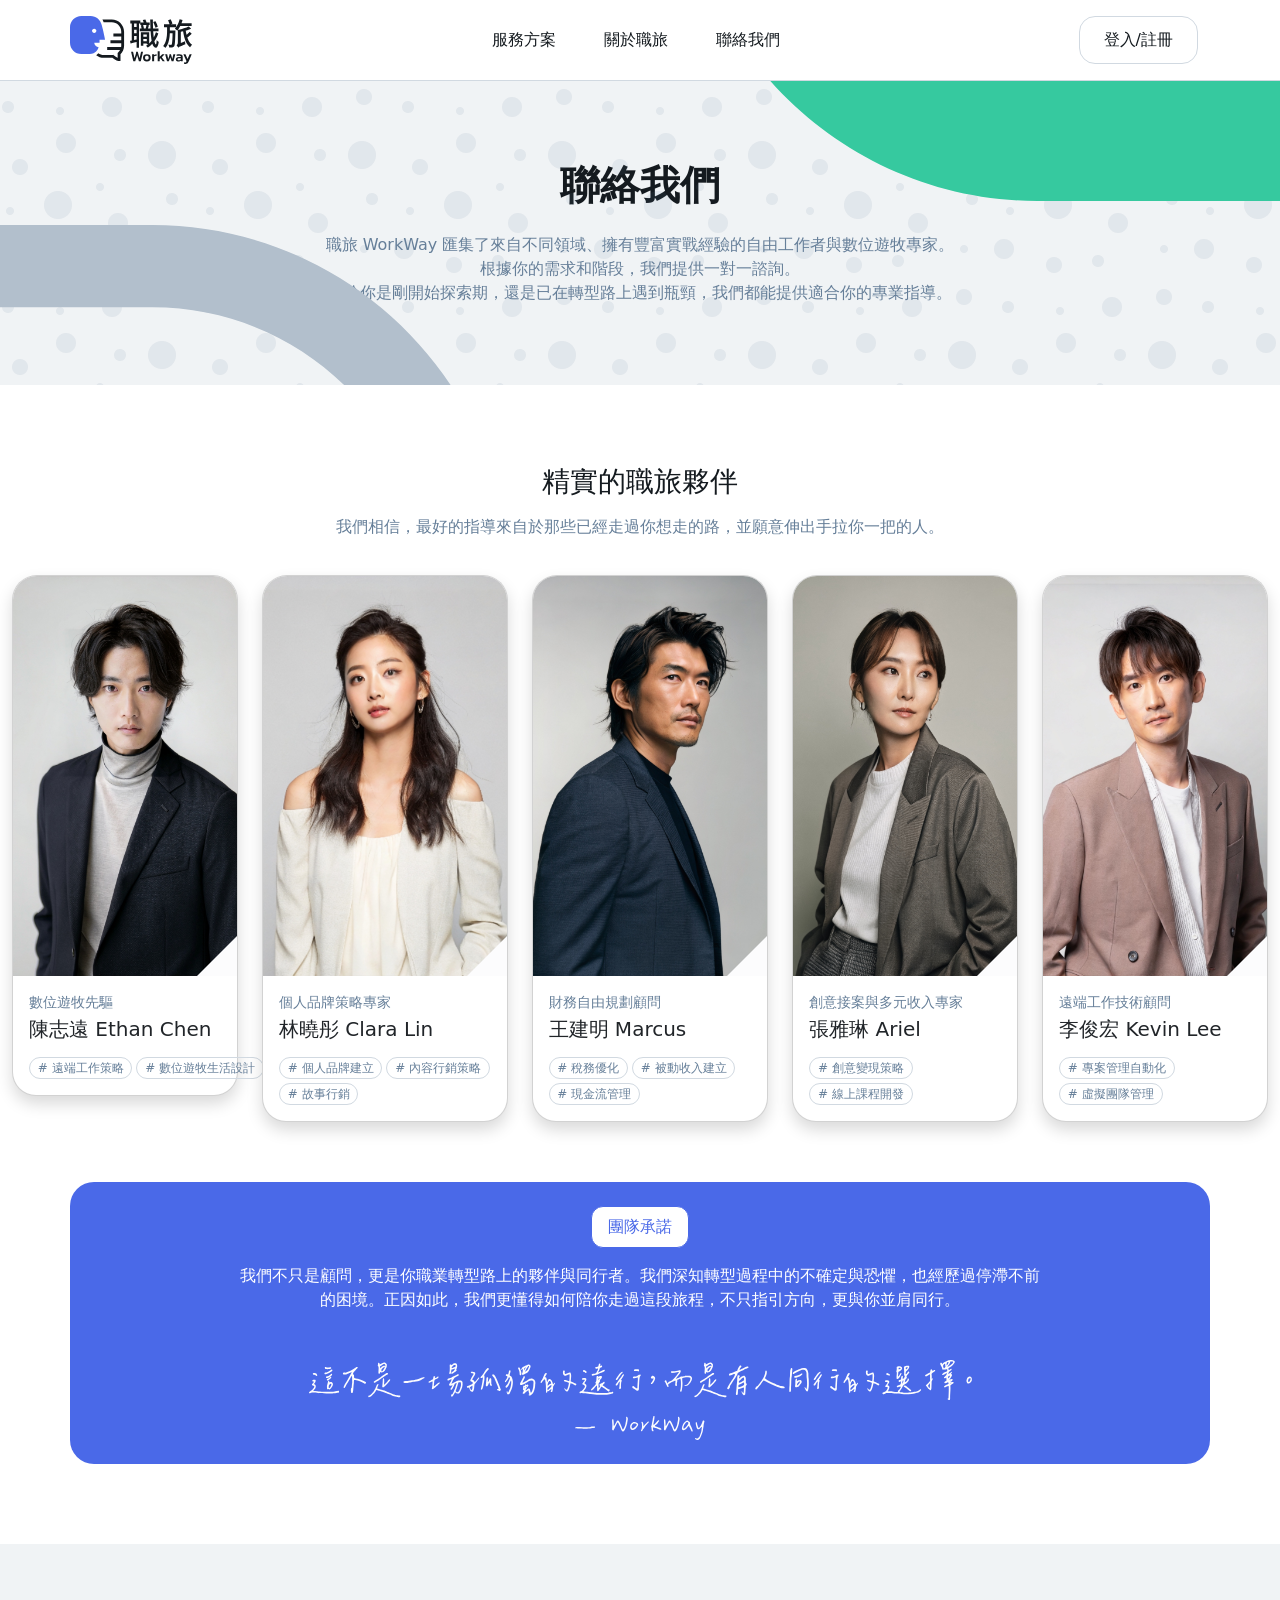
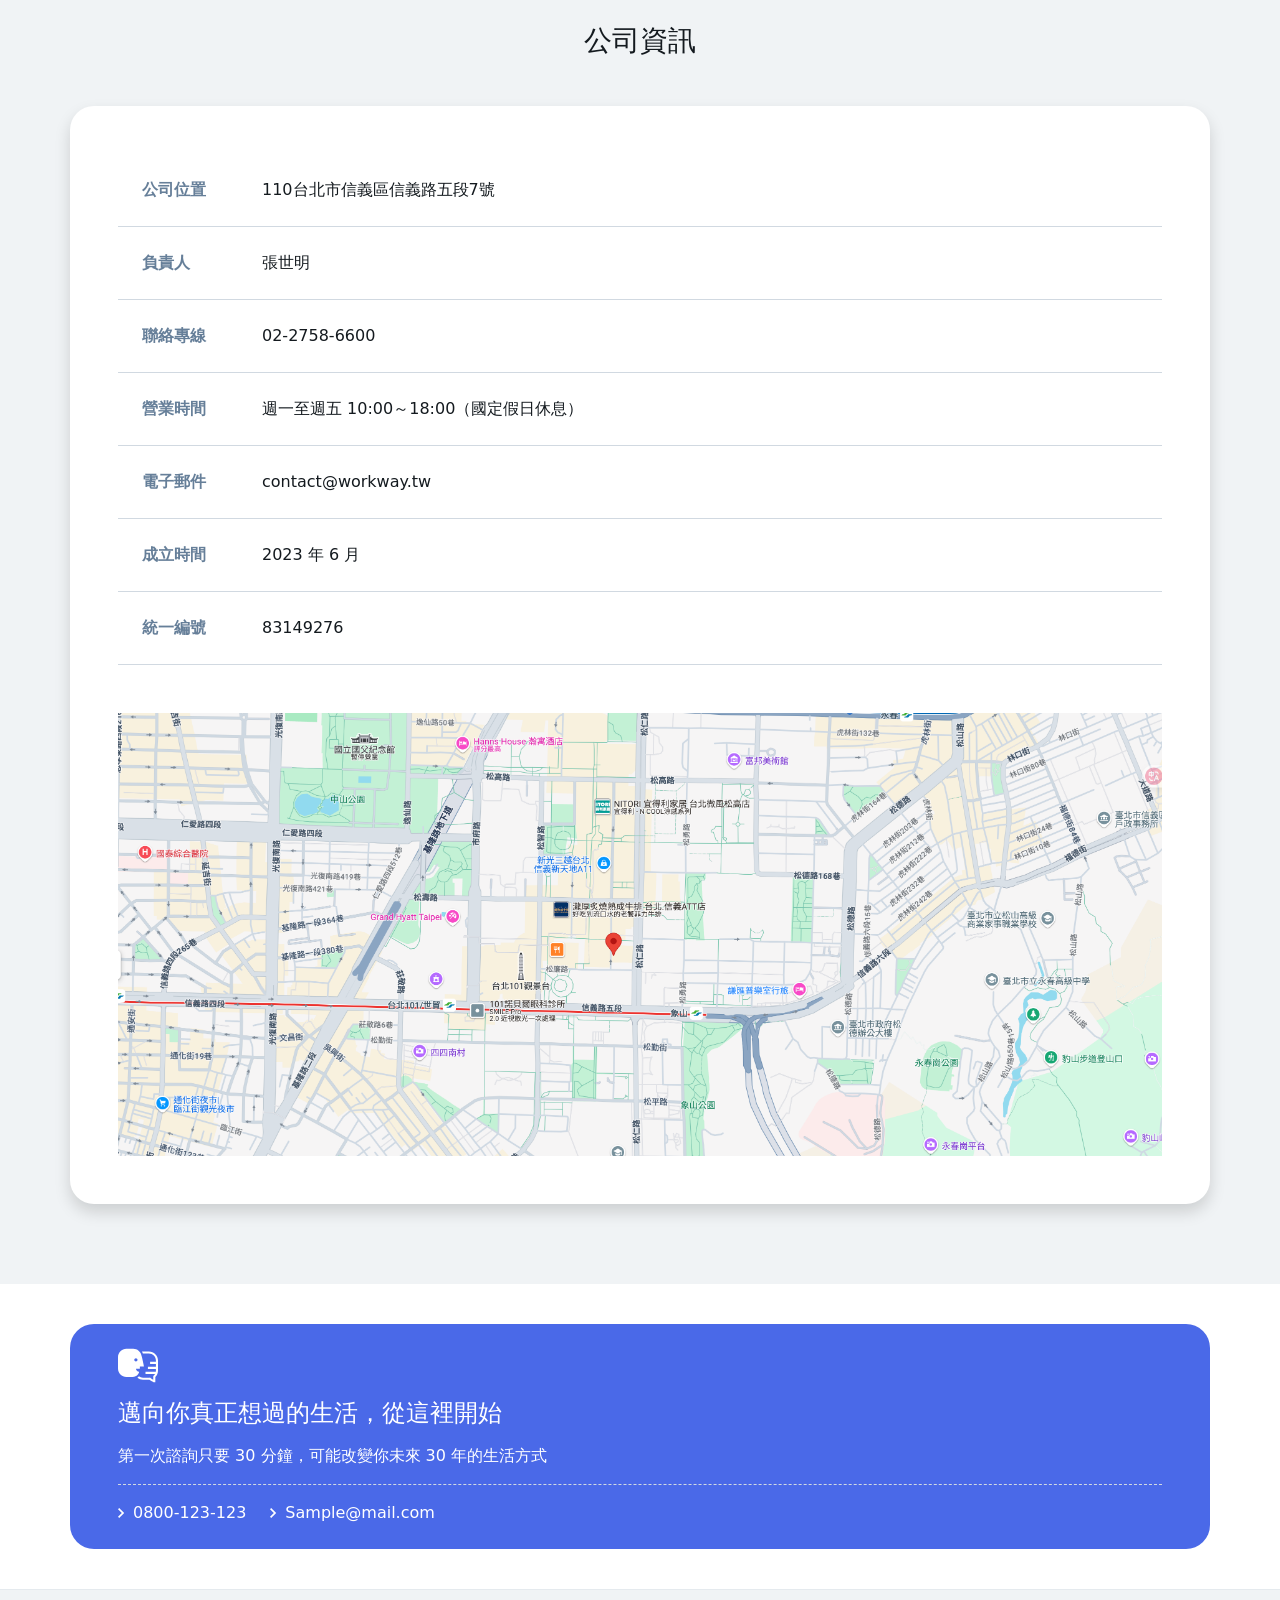
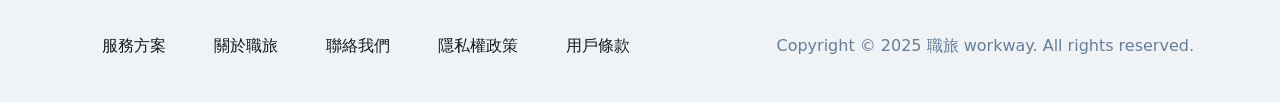
<file: about.html>
<!doctype html>
<html lang="zh-Hant-TW">
  <head>
    <!-- Required meta tags -->
    <meta charset="utf-8">
    <meta name="viewport" content="width=device-width, initial-scale=1">

    <!-- Bootstrap CSS -->
    <link href="https://cdn.jsdelivr.net/npm/bootstrap@5.1.1/dist/css/bootstrap.min.css" rel="stylesheet" integrity="sha384-F3w7mX95PdgyTmZZMECAngseQB83DfGTowi0iMjiWaeVhAn4FJkqJByhZMI3AhiU" crossorigin="anonymous">
    <link rel="stylesheet" href="style.css">
    <title>職旅Workway | 邁向你真正想要的生活</title>
  </head>
  
  <body>

    <nav class="container nav justify-content-center ">
        <a class="nav-brand" href="index.html">​
            <img src="/assets/Logo.svg" alt="Logo" width="auto" height="48px">
        </a>
        <div class="d-flex flex-row m-auto">
        <li class="nav-item"><a href="set.html" class="nav-link" href="#">服務方案</a></li>
        <li class="nav-item"><a href="about.html" class="nav-link" href="#">關於職旅</a></li>
        <li class="nav-item"><a href="contact.html" class="nav-link" href="#">聯絡我們</a></li>
        </div>
        <button type="button" class="btn btn-outline-white">登入/註冊</button>
    </nav>
    <div class="line"></div>




    <div class="container-fluid position-relative" style="height: 100%; width: 100%;">
        <svg class="position-absolute" style="right: 0px; z-index: 3;" width="600" height="120" viewBox="0 0 600 120" fill="none" xmlns="http://www.w3.org/2000/svg">
            <g clip-path="url(#clip0_33790_8337)">
            <path d="M649.853 -1080C822.037 -1080 965.791 -958.302 999.808 -796.229C1049.78 -628.555 1107.01 -329.468 1107.16 -328.711H931.799V-235.874H766.757C766.757 -179.141 823.873 -101.245 899.161 -101.245C899.161 -39.354 812.143 120 622.346 120H357.591C160.099 120 0.00016855 -40.0997 0 -237.593V-722.407C0.000165207 -919.9 160.099 -1080 357.591 -1080H649.853ZM763.319 -681.142C725.34 -681.142 694.552 -650.353 694.552 -612.374C694.552 -574.395 725.34 -543.606 763.319 -543.606C801.298 -543.607 832.087 -574.395 832.087 -612.374C832.087 -650.353 801.298 -681.141 763.319 -681.142Z" fill="#36C99F"/>
            </g>
        
        </svg>
        <svg class="position-absolute" style="left: 0px; bottom: 0px; z-index: 3;" width="600" height="160" viewBox="0 0 600 160" fill="none" xmlns="http://www.w3.org/2000/svg">
            <g clip-path="url(#clip0_33790_8341)">
            <path d="M152.394 0C350.034 0 510.253 160.249 510.253 357.926V488.124H600V590.289H510.253V722.721H599.986V824.885H503.312C493.648 873.264 474.234 918.126 447.223 957.321H599.991V1059.49H405.745V1206.81H364.575C348.574 1206.81 331.676 1202.21 316.627 1196.73C300.842 1190.98 283.729 1183.01 266.309 1173.69C235.582 1157.26 202.028 1135.64 170.304 1111.9C165.808 1112.12 161.288 1112.27 156.745 1112.32L152.394 1112.35H-78.7891C-162.293 1112.35 -239.117 1083.74 -300 1035.79C-275.684 1018.81 -255.294 999.157 -238.703 978.854C-193.614 1011.05 -138.413 1029.99 -78.7891 1029.99H81.6963V957.321H338.824C377.011 922.2 405.226 876.509 418.832 824.885H195.188V722.721H427.913V590.289H297.346V488.124H427.913V357.926C427.913 205.732 304.559 82.3545 152.394 82.3545H-78.7891C-80.6242 82.3545 -82.4556 82.3725 -84.2822 82.4082C-92.887 54.1591 -104.689 27.304 -119.267 2.26465C-105.981 0.768725 -92.4745 2.91409e-07 -78.7891 0H152.394ZM238.276 1059.49C261.133 1075.54 284.178 1089.86 305.135 1101.07C311.544 1104.49 317.656 1107.56 323.406 1110.28V1059.49H238.276Z" fill="#B2BFCC"/>
        </g></svg>
        <div class="about-title d-flex flex-column gap-4 align-items-center">
            <h1>聯絡我們</h1>
            <div class="gap-1 text-center">
                <p>職旅 WorkWay 匯集了來自不同領域、擁有豐富實戰經驗的自由工作者與數位遊牧專家。</p>
                <p>根據你的需求和階段，我們提供一對一諮詢。</p>
                <p>無論你是剛開始探索期，還是已在轉型路上遇到瓶頸，我們都能提供適合你的專業指導。</p>
            </div>
        </div>
        <div class="about-title-bg position-absolute"></div>
        <div class="about-title-bgcolor position-absolute"></div>
    </div>



    <div class="about-mentor d-flex flex-column align-items-center justify-content-center">
        <div class="d-flex flex-column gap-3 text-center mb-4">
            <h3>精實的職旅夥伴</h3>
            <p>我們相信，最好的指導來自於那些已經走過你想走的路，並願意伸出手拉你一把的人。</p>
        </div>
    
        <div class="about-mentor-list align-items-center mb-4">
            <div class="d-flex flex-row">

                <div class="card shadow position-relative h-100">
                    <div class="position-relative">
                        <svg class="position-absolute" style="right:0px; bottom:0px" width="40" height="40" viewBox="0 0 40 40" fill="none" xmlns="http://www.w3.org/2000/svg">
                        <path d="M40 0V40H0L40 0Z" fill="#FCFCFD"/>
                        </svg>
                        <img src="assets/about-mentor1.jpg" class="card-img-top" alt="..." style="height: 400px; object-fit: cover; object-position: center;">
                        </div>                    
                    <div class="card-body">
                        <p class="card-text mb-1">數位遊牧先驅</p>
                        <h5 class="card-title mb-3">陳志遠 Ethan Chen</h5>
                        <div class=" d-flex flex-row align-items-center gap-1">
                            <span class="badge about-mentor-pilltag rounded-pill"># 遠端工作策略</span>
                            <span class="badge about-mentor-pilltag rounded-pill"># 數位遊牧生活設計</span>
                            </div>
                        </div>
                    </div>

                <div class="card shadow position-relative h-100">
                    <div class="position-relative">
                        <svg class="position-absolute" style="right:0px; bottom:0px" width="40" height="40" viewBox="0 0 40 40" fill="none" xmlns="http://www.w3.org/2000/svg">
                        <path d="M40 0V40H0L40 0Z" fill="#FCFCFD"/>
                        </svg>
                        <img src="assets/about-mentor2.jpg" class="card-img-top" alt="..." style="height: 400px; object-fit: cover; object-position: center;">
                        </div>
                    <div class="card-body">
                        <p class="card-text mb-1">個人品牌策略專家</p>
                        <h5 class="card-title mb-3">林曉彤 Clara Lin</h5>
                        <div class=" d-flex flex-row flex-wrap align-items-center gap-1">
                            <span class="badge about-mentor-pilltag rounded-pill"># 個人品牌建立</span>
                            <span class="badge about-mentor-pilltag rounded-pill"># 內容行銷策略</span>
                            <span class="badge about-mentor-pilltag rounded-pill"># 故事行銷</span>
                            </div>
                        </div>
                    </div>

                    <div class="card shadow position-relative h-100">
                        <div class="position-relative">
                            <svg class="position-absolute" style="right:0px; bottom:0px" width="40" height="40" viewBox="0 0 40 40" fill="none" xmlns="http://www.w3.org/2000/svg">
                            <path d="M40 0V40H0L40 0Z" fill="#FCFCFD"/>
                            </svg>
                            <img src="assets/about-mentor3.jpg" class="card-img-top" alt="..." style="height: 400px; object-fit: cover; object-position: center;">
                            </div>
                        <div class="card-body">
                            <p class="card-text mb-1">財務自由規劃顧問</p>
                            <h5 class="card-title mb-3">王建明 Marcus</h5>
                            <div class=" d-flex flex-row flex-wrap align-items-center gap-1">
                                <span class="badge about-mentor-pilltag rounded-pill"># 稅務優化</span>
                                <span class="badge about-mentor-pilltag rounded-pill"># 被動收入建立</span>
                                <span class="badge about-mentor-pilltag rounded-pill"># 現金流管理</span>
                                </div>
                        </div>
                    </div>

                    <div class="card shadow position-relative h-100">
                        <div class="position-relative">
                            <svg class="position-absolute" style="right:0px; bottom:0px" width="40" height="40" viewBox="0 0 40 40" fill="none" xmlns="http://www.w3.org/2000/svg">
                            <path d="M40 0V40H0L40 0Z" fill="#FCFCFD"/>
                            </svg>
                            <img src="assets/about-mentor4.jpg" class="card-img-top" alt="..." style="height: 400px; object-fit: cover; object-position: center;">
                            </div>
                        <div class="card-body">
                            <p class="card-text mb-1">創意接案與多元收入專家</p>
                            <h5 class="card-title mb-3">張雅琳 Ariel</h5>
                            <div class=" d-flex flex-row flex-wrap align-items-center gap-1">
                                <span class="badge about-mentor-pilltag rounded-pill"># 創意變現策略</span>
                                <span class="badge about-mentor-pilltag rounded-pill"># 線上課程開發</span>
                                </div>
                        </div>
                    </div>                
        
                    <div class="card shadow h-100">
                        <div class="position-relative">
                        <svg class="position-absolute" style="right:0px; bottom:0px" width="40" height="40" viewBox="0 0 40 40" fill="none" xmlns="http://www.w3.org/2000/svg">
                        <path d="M40 0V40H0L40 0Z" fill="#FCFCFD"/>
                        </svg>
                        <img src="assets/about-mentor5.jpg" class="card-img-top" alt="..." style="height: 400px; object-fit: cover; object-position: center;">
                        </div>
                        <div class="card-body">
                            <p class="card-text mb-1">遠端工作技術顧問</p>
                            <h5 class="card-title mb-3">李俊宏 Kevin Lee</h5>
                            <div class=" d-flex flex-row flex-wrap align-items-center gap-1">
                                <span class="badge about-mentor-pilltag rounded-pill"># 專案管理自動化</span>
                                <span class="badge about-mentor-pilltag rounded-pill"># 虛擬團隊管理</span>
                                </div>
                        </div>
                    </div>        

                    
        
        
            </div>
        </div>

        <div class="container about-mentor-slogan d-flex flex-column align-items-center">
            <span class="bubble">團隊承諾</span>
            <span class="about-mentor-slogan-content text-break text-center mb-5">我們不只是顧問，更是你職業轉型路上的夥伴與同行者。我們深知轉型過程中的不確定與恐懼，也經歷過停滯不前的困境。正因如此，我們更懂得如何陪你走過這段旅程，不只指引方向，更與你並肩同行。</span>
            <img src="assets/about-label1.svg" class="mb-3" alt="">
            <img src="assets/about-label2.svg" alt="">
        </div>
    </div>


    <div class="about-company">
        <div class="d-flex flex-column align-items-center mb-5">
            <h3>公司資訊</h3>
        </div>

        <div class="about-company-block container shadow">

                <div class="d-flex flex-row p-4">
                    <p class="block-title" style="width: 120px;">公司位置</p>
                    <p class="block-content">110台北市信義區信義路五段7號</p>
                    </div>
                <div class="line"></div>     
                <div class="d-flex flex-row p-4">
                    <p class="block-title" style="width: 120px;">負責人</p>
                    <p class="block-content">張世明</p>
                    </div>
                <div class="line"></div>                         
                <div class="d-flex flex-row p-4">
                    <p class="block-title" style="width: 120px;">聯絡專線</p>
                    <p class="block-content">02-2758-6600</p>
                    </div>
                <div class="line"></div>                        
                <div class="d-flex flex-row p-4">
                    <p class="block-title" style="width: 120px;">營業時間</p>
                    <p class="block-content">週一至週五 10:00～18:00（國定假日休息）</p>
                    </div>
                <div class="line"></div>                                        
                <div class="d-flex flex-row p-4">
                    <p class="block-title" style="width: 120px;">電子郵件</p>
                    <p class="block-content">contact@workway.tw</p>
                    </div>
                <div class="line"></div>                                                       
                <div class="d-flex flex-row p-4">
                    <p class="block-title" style="width: 120px;">成立時間</p>
                    <p class="block-content">2023 年 6 月</p>
                    </div>
                <div class="line"></div>
                <div class="d-flex flex-row p-4">
                    <p class="block-title" style="width: 120px;">統一編號</p>
                    <p class="block-content">83149276</p>
                    </div>
                <div class="line mb-5"></div>

                <img src="assets/about-map.png" class="w-100">

            </div>


    </div>

    <div class="about-cta">
        <div class="cta container d-flex flex-column gap-3 py-4 px-5" style="background-color: #4a69e8;">
            <svg width="40" height="auto" viewBox="0 0 96 84" fill="none" xmlns="http://www.w3.org/2000/svg">
                <path d="M74.1289 8.19849C86.2078 8.19849 95.9999 17.9985 96 30.0872V54.3352L95.998 54.637C95.9179 60.5519 93.491 65.9025 89.6133 69.7932V82.0002H87.0967C86.119 82.0002 85.0865 81.7189 84.167 81.384C83.2024 81.0327 82.1563 80.5445 81.0918 79.9749C79.2139 78.9699 77.1625 77.6476 75.2236 76.1956C74.9491 76.2093 74.673 76.2186 74.3955 76.2219L74.1289 76.2239H60C54.8961 76.2238 50.2015 74.4722 46.4805 71.5393C47.9663 70.5007 49.2118 69.2985 50.2256 68.0569C52.9816 70.0268 56.3552 71.1867 60 71.1868H74.1289L74.334 71.1858C74.8114 71.18 75.2852 71.1544 75.7539 71.1096L76.75 71.0139L77.5391 71.6292C79.5009 73.1586 81.6153 74.5442 83.4639 75.5334C83.8555 75.743 84.2296 75.9308 84.5811 76.0969V67.5959L85.4102 66.8459C86.805 65.5852 87.9865 64.0949 88.8975 62.4358H66V57.2053H90.7246C90.8718 56.3466 90.9547 55.4657 90.9668 54.5676L90.9678 54.3352V50.426H71.8066V45.1965H90.9678V38.4163H77.0332V33.1868H90.9678V30.0872C90.9677 20.78 83.4286 13.2346 74.1289 13.2346H60C59.8871 13.2346 59.7745 13.2363 59.6621 13.2385C59.1363 11.5112 58.4152 9.86922 57.5244 8.33813C58.337 8.2465 59.163 8.1985 60 8.19849H74.1289Z" fill="#FFFFFF"/>
                <path d="M36.5801 2C46.2723 2 54.3644 8.85589 56.2793 17.9863C59.0886 27.4206 62.3061 44.2399 62.3223 44.3242H52.4512V49.5547H43.1611C43.1612 52.7508 46.3763 57.1387 50.6143 57.1387C50.6143 60.6253 45.7158 69.6024 35.0322 69.6025H20.1289C9.01212 69.6025 0.000168115 60.5838 0 49.458V22.1455C0 11.0196 9.01202 2 20.1289 2H36.5801ZM42.9668 24.4697C40.8291 24.4699 39.0967 26.2043 39.0967 28.3438C39.0967 30.4832 40.8291 32.2176 42.9668 32.2178C45.1047 32.2178 46.8379 30.4834 46.8379 28.3438C46.8378 26.2042 45.1046 24.4697 42.9668 24.4697Z" fill="#FFFFFF"/>
                </svg>
            <h4>邁向你真正想過的生活，從這裡開始</h4>
            <p>第一次諮詢只要 30 分鐘，可能改變你未來 30 年的生活方式</p>
            <div class="line-dashed"></div>
            <div class="d-flex flex-row gap-4">
                <div class="d-flex flex-row align-items-center"><svg width="7" height="10" viewBox="0 0 7 10" fill="none" xmlns="http://www.w3.org/2000/svg">
                    <path d="M1.16663 -7.35137e-07L6.16663 5L1.16663 10L-4.07719e-05 8.83333L3.83329 5L-4.01017e-05 1.16667L1.16663 -7.35137e-07Z" fill="#ffffff"/>
                    </svg>
                    <p>0800-123-123</p></div>
                <div class="d-flex flex-row align-items-center"><svg width="7" height="10" viewBox="0 0 7 10" fill="none" xmlns="http://www.w3.org/2000/svg">
                    <path d="M1.16663 -7.35137e-07L6.16663 5L1.16663 10L-4.07719e-05 8.83333L3.83329 5L-4.01017e-05 1.16667L1.16663 -7.35137e-07Z" fill="#ffffff"/>
                    </svg>
                    <p>Sample@mail.com</p></div>
                </div>
        </div>
    </div>































        <div class="line-200"></div>
    <nav class="nav justify-content-center" style="background-color: #f0f3f5">
        <div class="container d-flex flex-row align-items-center">
        <div class="d-flex flex-row m-0 py-3 ">
            <li class="nav-item"><a class="nav-link" href="#">服務方案</a></li>
            <li class="nav-item"><a class="nav-link" href="#">關於職旅</a></li>
            <li class="nav-item"><a class="nav-link" href="#">聯絡我們</a></li>
            <li class="nav-item"><a class="nav-link" href="#">隱私權政策</a></li>
            <li class="nav-item"><a class="nav-link" href="#">用戶條款</a></li>
            </div>
        <span class="ms-auto">Copyright © 2025 職旅 workway. All rights reserved.</span>
            </div>
    </nav>
  </body>
</html>
</file>
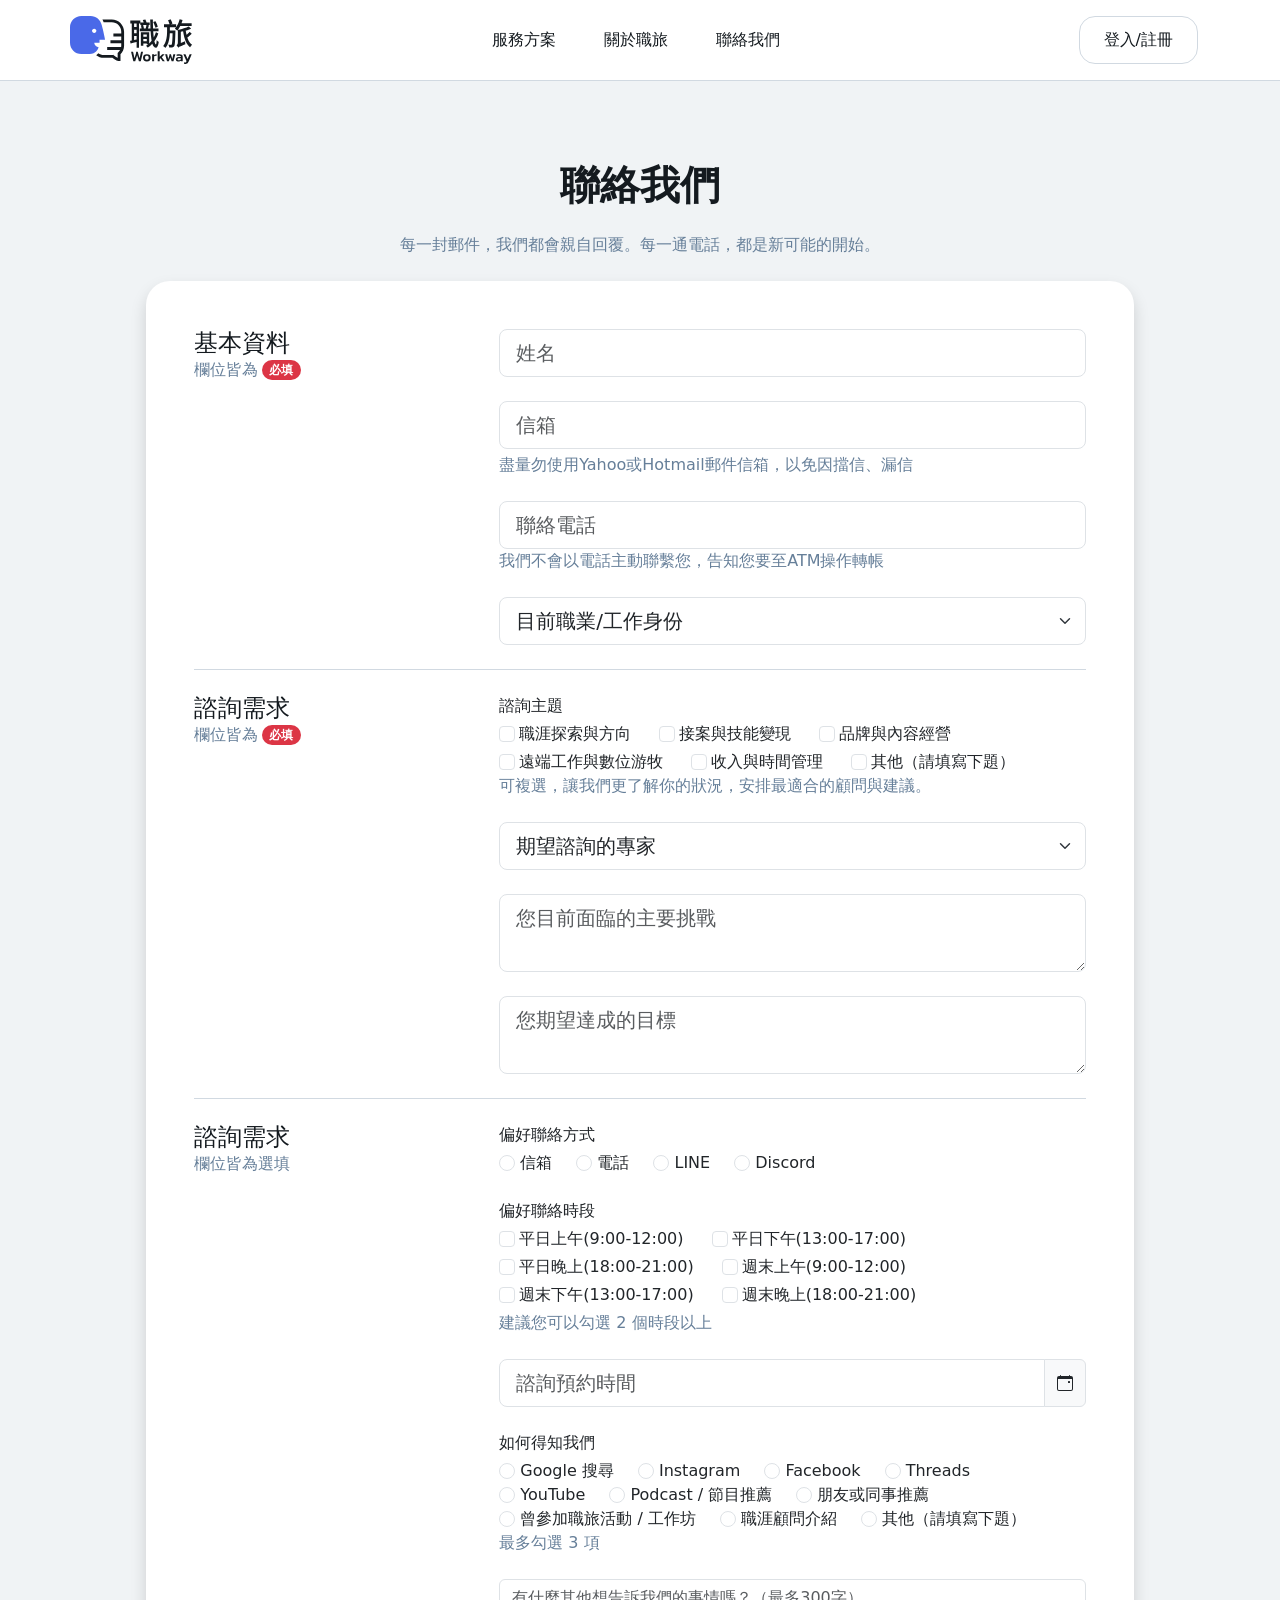
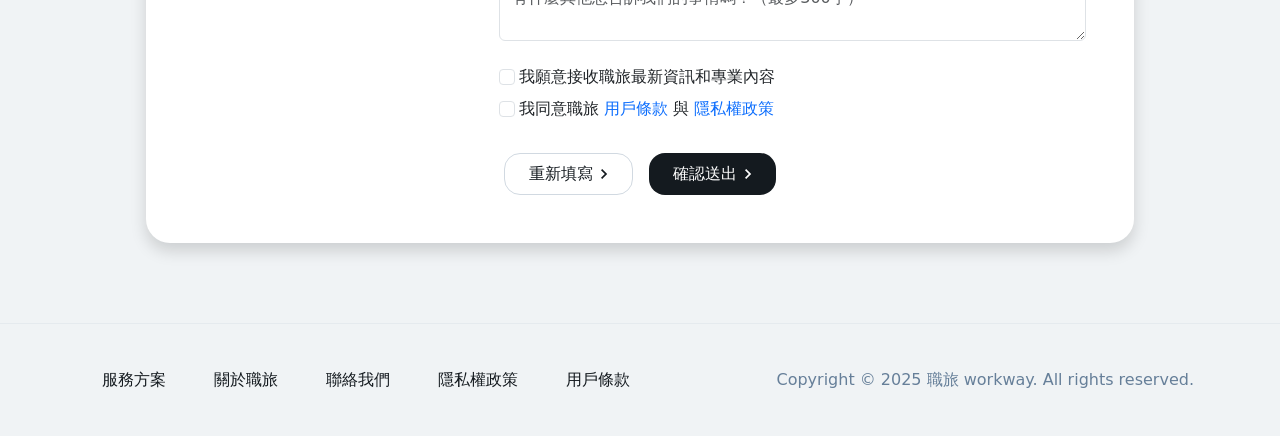
<file: contact.html>
<!doctype html>
<html lang="zh-Hant-TW">
  <head>
    <!-- Required meta tags -->
    <meta charset="utf-8">
    <meta name="viewport" content="width=device-width, initial-scale=1">

    <!-- Bootstrap CSS -->
    <link href="https://cdn.jsdelivr.net/npm/bootstrap@5.1.1/dist/css/bootstrap.min.css" rel="stylesheet" integrity="sha384-F3w7mX95PdgyTmZZMECAngseQB83DfGTowi0iMjiWaeVhAn4FJkqJByhZMI3AhiU" crossorigin="anonymous">
    <link rel="stylesheet" href="style.css">
    <title>職旅Workway | 邁向你真正想要的生活</title>
  </head>
  
  <body>
    <nav class="container nav justify-content-center ">
        <a class="nav-brand" href="index.html">​
            <img src="/assets/Logo.svg" alt="Logo" width="auto" height="48px">
        </a>
        <div class="d-flex flex-row m-auto">
        <li class="nav-item"><a href="set.html" class="nav-link" href="#">服務方案</a></li>
        <li class="nav-item"><a href="about.html" class="nav-link" href="#">關於職旅</a></li>
        <li class="nav-item"><a href="contact.html" class="nav-link" href="#">聯絡我們</a></li>
        </div>
        <button type="button" class="btn btn-outline-white">登入/註冊</button>
    </nav>
    <div class="line"></div>


    <div class="contact container-fluid d-flex flex-column gap-4 align-items-center" style="background-color: #f0f3f5;">
      <h1>聯絡我們</h1>
      <p class="text-color" style="color: #667f99;">每一封郵件，我們都會親自回覆。每一通電話，都是新可能的開始。</p>
      <div class="container">
          
        <div class="contact-forms shadow bg-white">
          <div class="d-flex flex-column gap-4">
            <div class="d-flex flex-column gap-4">
                <!-- 表格 -->  
                <div class="row">
                        <div class="col-4">
                          <h4>基本資料</h4>
                          <div class="d-flex flex-row align-items-center gap-1">
                            <p>欄位皆為</p>
                            <span class="badge rounded-pill bg-danger">必填</span>
                            </div>
                          </div>
                        <div class="col-8"> <!-- 表格 -->
                          <form>
                          <input class="form-control form-control-lg mb-4" type="text" placeholder="姓名" aria-label="name">
                          <div class="mb-4"><input class="form-control form-control-lg mb-1" type="text" placeholder="信箱" aria-label="default input example">
                            <p class="forms-text">盡量勿使用Yahoo或Hotmail郵件信箱，以免因擋信、漏信</p></div>
                          <div class="mb-4">
                            <input class="form-control form-control-lg" type="text" placeholder="聯絡電話" aria-label="default input example">
                            <p class="forms-text">我們不會以電話主動聯繫您，告知您要至ATM操作轉帳</p></div>
                          <select class="form-select form-select-lg" aria-label="selectJob">
                            <option selected>目前職業/工作身份</option>
                            <option value="1">學生</option>
                            <option value="2">自由工作者</option>
                            <option value="3">企業員工</option>
                            <option value="4">其他</option>
                            </select>
                          </form>
                          </div>

                        </div>
                  <div class="line"></div>
                <!-- 表格 --> 
                <div class="row">
                        <div class="col-4">
                          <h4>諮詢需求</h4>
                          <div class="d-flex flex-row align-items-center gap-1">
                            <p>欄位皆為</p>
                            <span class="badge rounded-pill bg-danger">必填</span>
                            </div>
                          </div>
                        
                        <div class="col-8">
                          <form>
                          <div class="mb-4">
                            <label for="checkboxReason" class="form-label mb-1">諮詢主題</label>
                            <div class="d-flex flex-wrap gap-1">
                              <div class="d-flex flex-row me-4"><input class="form-check-input me-1" type="checkbox" value="" id="check職涯探索與方向">
                              <label class="form-check-label" for="check職涯探索與方向">職涯探索與方向</label></div>
                              <div class="d-flex flex-row me-4"><input class="form-check-input me-1" type="checkbox" value="" id="check接案與技能變現">
                              <label class="form-check-label" for="check接案與技能變現">接案與技能變現</label></div>
                              <div class="d-flex flex-row me-4"><input class="form-check-input me-1 " type="checkbox" value="" id="check品牌與內容經營">
                              <label class="form-check-label" for="check品牌與內容經營">品牌與內容經營</label></div>
                              <div class="d-flex flex-row me-4 "><input class="form-check-input me-1" type="checkbox" value="" id="check遠端工作與數位游牧">
                              <label class="form-check-label" for="check遠端工作與數位游牧">遠端工作與數位游牧</label></div>
                              <div class="d-flex flex-row me-4"><input class="form-check-input me-1" type="checkbox" value="" id="check收入與時間管理">
                              <label class="form-check-label" for="check收入與時間管理">收入與時間管理</label></div>
                              <div class="d-flex flex-row me-4"><input class="form-check-input me-1" type="checkbox" value="" id="check其他">
                              <label class="form-check-label" for="check其他">其他（請填寫下題）</label></div></div>
                              <p class="forms-text">可複選，讓我們更了解你的狀況，安排最適合的顧問與建議。</p></div>
                              
                              <select class="form-select form-select-lg mb-4" aria-label="selectCareer">
                                <option selected>期望諮詢的專家</option>
                                <option value="1">專業顧問</option>
                                <option value="2">企業主管</option>
                                <option value="3">自由工作者</option>
                                </select>

                              <textarea class="form-control form-control-lg mb-4" type="text" placeholder="您目前面臨的主要挑戰" aria-label="default input example"></textarea>
                              <textarea class="form-control form-control-lg " type="text" placeholder="您期望達成的目標" aria-label="default input example"></textarea>
                          </form>
                          </div>
                        </div>
                  <div class="line"></div>
                
                  <!-- 表格 --> 
                <div class="row">
                  <div class="col-4">
                          <h4>諮詢需求</h4>
                            <p>欄位皆為選填</p>
                            </div> 
                  <div class="col-8 d-flex flex-column gap-4">
                    <div>
                      <label for="radiosContactway" class="form-label mb-1">偏好聯絡方式</label>
                      <div class="d-flex flex-row flex-wrap">
                      <div class="me-4">
                        <input class="form-check-input" type="radio" name="radioContactway" id="radioContactway1">
                        <label class="form-check-label" for="radioContactway1">信箱</label>
                        </div>
                      <div class="me-4">
                        <input class="form-check-input" type="radio" name="radioContactway" id="radioContactway2">
                        <label class="form-check-label" for="radioContactway2">電話</label>
                        </div>
                      <div class="me-4">
                        <input class="form-check-input" type="radio" name="radioContactway" id="radioContactway3">
                        <label class="form-check-label" for="radioContactway3">LINE</label>
                        </div>
                      <div class="me-4">
                        <input class="form-check-input" type="radio" name="radioContactway" id="radioContactway4">
                        <label class="form-check-label" for="radioContactway4">Discord</label>
                        </div>
                      </div>
                    </div>
                  <div>
                            <label for="checkboxReason" class="form-label mb-1">偏好聯絡時段</label>
                            <div class="d-flex flex-wrap gap-1">
                              <div class="d-flex flex-row me-4"><input class="form-check-input me-1" type="checkbox" value="" id="check平日上午">
                              <label class="form-check-label" for="check平日上午">平日上午(9:00-12:00)</label></div>
                              <div class="d-flex flex-row me-4"><input class="form-check-input me-1" type="checkbox" value="" id="check平日下午">
                              <label class="form-check-label" for="check平日下午">平日下午(13:00-17:00)</label></div>
                              <div class="d-flex flex-row me-4"><input class="form-check-input me-1 " type="checkbox" value="" id="check平日晚上">
                              <label class="form-check-label" for="check平日晚上">平日晚上(18:00-21:00)</label></div>
                              <div class="d-flex flex-row me-4 "><input class="form-check-input me-1" type="checkbox" value="" id="check週末上午">
                              <label class="form-check-label" for="check週末上午">週末上午(9:00-12:00)</label></div>
                              <div class="d-flex flex-row me-4"><input class="form-check-input me-1" type="checkbox" value="" id="check週末下午">
                              <label class="form-check-label" for="check週末下午">週末下午(13:00-17:00)</label></div>
                              <div class="d-flex flex-row me-4"><input class="form-check-input me-1" type="checkbox" value="" id="check其他">
                              <label class="form-check-label" for="check其他">週末晚上(18:00-21:00)</label></div>
                            <p class="forms-text">建議您可以勾選 2 個時段以上</p>
                            </div>
                              </div>

                  <div class="input-group"> 
                    <input type="text" class="form-control form-control-lg" placeholder="諮詢預約時間" aria-label="Amount (to the nearest dollar)">
                    <span class="input-group-text"><svg xmlns="http://www.w3.org/2000/svg" width="16" height="16" fill="currentColor" class="bi bi-calendar-event" viewBox="0 0 16 16">
                    <path d="M11 6.5a.5.5 0 0 1 .5-.5h1a.5.5 0 0 1 .5.5v1a.5.5 0 0 1-.5.5h-1a.5.5 0 0 1-.5-.5z"/>
                    <path d="M3.5 0a.5.5 0 0 1 .5.5V1h8V.5a.5.5 0 0 1 1 0V1h1a2 2 0 0 1 2 2v11a2 2 0 0 1-2 2H2a2 2 0 0 1-2-2V3a2 2 0 0 1 2-2h1V.5a.5.5 0 0 1 .5-.5M1 4v10a1 1 0 0 0 1 1h12a1 1 0 0 0 1-1V4z"/>
                    </svg></span>
                  </div>

                  <div class="d-flex flex-column">
                    <label for="checkboxFrom" class="form-label mb-1">如何得知我們</label>
                    <div class="d-flex flex-row flex-wrap">
                        <div class="me-4">
                          <input class="form-check-input" type="radio" name="radioFrom" id="radioFrom1">
                          <label class="form-check-label" for="radioFrom1">Google 搜尋</label>
                          </div>
                        <div class="me-4">
                          <input class="form-check-input" type="radio" name="radioFrom" id="radioFrom2">
                          <label class="form-check-label" for="radioFrom2">Instagram</label>
                          </div>                      
                        <div class="me-4">
                          <input class="form-check-input" type="radio" name="radioFrom" id="radioFrom3">
                          <label class="form-check-label" for="radioFrom3">Facebook</label>
                          </div>  
                        <div class="me-4">
                          <input class="form-check-input" type="radio" name="radioFrom" id="radioFrom4">
                          <label class="form-check-label" for="radioFrom4">Threads</label>
                          </div>  
                        <div class="me-4">
                          <input class="form-check-input" type="radio" name="radioFrom" id="radioFrom5">
                          <label class="form-check-label" for="radioFrom5">YouTube</label>
                          </div>
                        <div class="me-4">
                          <input class="form-check-input" type="radio" name="radioFrom" id="radioFrom6">
                          <label class="form-check-label" for="radioFrom6">Podcast / 節目推薦</label>
                          </div>
                        <div class="me-4">
                          <input class="form-check-input" type="radio" name="radioFrom" id="radioFrom7">
                          <label class="form-check-label" for="radioFrom7">朋友或同事推薦</label>
                          </div>
                        <div class="me-4">
                          <input class="form-check-input" type="radio" name="radioFrom" id="radioFrom8">
                          <label class="form-check-label" for="radioFrom8">曾參加職旅活動 / 工作坊</label>
                          </div>  
                        <div class="me-4">
                          <input class="form-check-input" type="radio" name="radioFrom" id="radioFrom9">
                          <label class="form-check-label" for="radioFrom9">職涯顧問介紹</label>
                          </div>  
                        <div class="me-4">
                          <input class="form-check-input" type="radio" name="radioFrom" id="radioFrom10">
                          <label class="form-check-label" for="radioFrom10">其他（請填寫下題）</label>
                          </div>
                      </div>
                      <p class="forms-text">最多勾選 3 項</p>
                    </div>

                  <textarea name="inputOther" id="inputOther" class="form-control" placeholder="有什麼其他想告訴我們的事情嗎？（最多300字）"></textarea>
                  
                  <div class="d-flex flex-column">
                    <div>
                      <input class="form-check-input me-1" type="checkbox" value="" id="confirmNews"><label class="form-label" for="confirmNews">我願意接收職旅最新資訊和專業內容</label></div>
                    <div>
                      <input class="form-check-input me-1" type="checkbox" value="" id="confirmRules"><label class="form-label" for="confirmRules">我同意職旅 <a href="termofuse.html">用戶條款</a> 與 <a href="termofuse.html">隱私權政策</a></label></div>
                    </div>



                  </div>



                    
                
                
                
                
                  </div>
              </div>
            
          <div class="d-flex flex-row justify-content-center gap-3">
            <div class="d-flex flex-row align-items-center gap-2 px-4 py-2 button-outline">
                    <p>重新填寫</p>
                    <svg width="7" height="10" viewBox="0 0 7 10" fill="none" xmlns="http://www.w3.org/2000/svg"><path d="M1.16663 -7.35137e-07L6.16663 5L1.16663 10L-4.07719e-05 8.83333L3.83329 5L-4.01017e-05 1.16667L1.16663 -7.35137e-07Z" fill="#141a1f"/>
                    </svg>
                    </div>
            
            <div class="d-flex flex-row align-items-center gap-2 px-4 py-2 button ">
                    <p>確認送出</p>
                    <svg width="7" height="10" viewBox="0 0 7 10" fill="none" xmlns="http://www.w3.org/2000/svg"><path d="M1.16663 -7.35137e-07L6.16663 5L1.16663 10L-4.07719e-05 8.83333L3.83329 5L-4.01017e-05 1.16667L1.16663 -7.35137e-07Z" fill="#ffffff"/>
                    </svg>
                    </div>
          </div>
          </div>

          </div>
        </div>
    </div>



















    <div class="line-200"></div>
    <nav class="nav justify-content-center" style="background-color: #f0f3f5">
        <div class="container d-flex flex-row align-items-center">
        <div class="d-flex flex-row m-0 py-3 ">
            <li class="nav-item"><a class="nav-link" href="#">服務方案</a></li>
            <li class="nav-item"><a class="nav-link" href="#">關於職旅</a></li>
            <li class="nav-item"><a class="nav-link" href="#">聯絡我們</a></li>
            <li class="nav-item"><a class="nav-link" href="#">隱私權政策</a></li>
            <li class="nav-item"><a class="nav-link" href="#">用戶條款</a></li>
            </div>
        <span class="ms-auto">Copyright © 2025 職旅 workway. All rights reserved.</span>
            </div>
    </nav>
  </body>
</html>
</file>
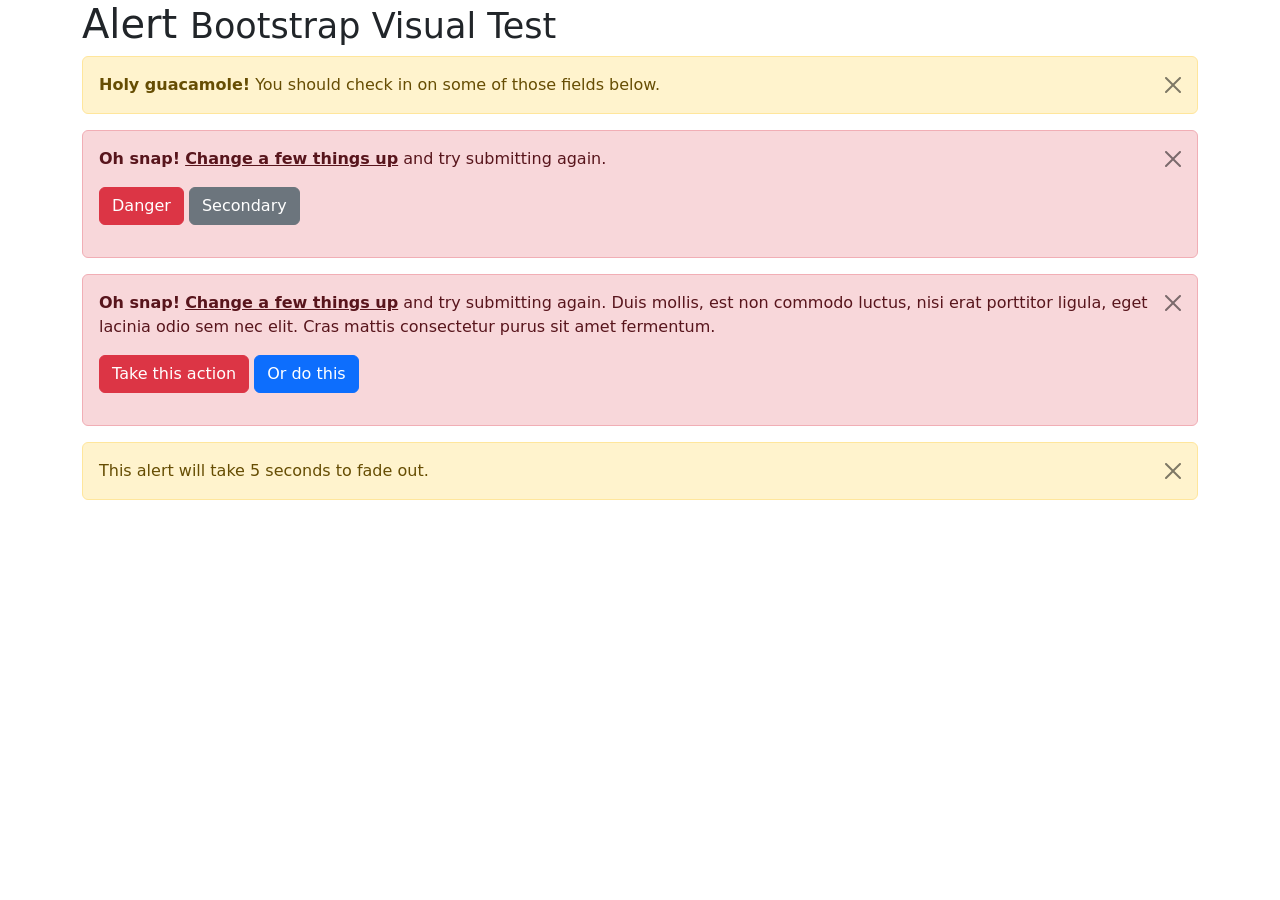
<file: bootstrap-5.3.8/js/tests/visual/alert.html>
<!doctype html>
<html lang="en">
  <head>
    <meta charset="utf-8">
    <meta name="viewport" content="width=device-width, initial-scale=1">
    <link href="../../../dist/css/bootstrap.min.css" rel="stylesheet">
    <title>Alert</title>
  </head>
  <body>
    <div class="container">
      <h1>Alert <small>Bootstrap Visual Test</small></h1>

      <div class="alert alert-warning alert-dismissible fade show" role="alert">
        <button type="button" class="btn-close" data-bs-dismiss="alert" aria-label="Close"></button>
        <strong>Holy guacamole!</strong> You should check in on some of those fields below.
      </div>

      <div class="alert alert-danger alert-dismissible fade show" role="alert">
        <button type="button" class="btn-close" data-bs-dismiss="alert" aria-label="Close"></button>
        <p>
          <strong>Oh snap!</strong> <a href="#" class="alert-link">Change a few things up</a> and try submitting again.
        </p>
        <p>
          <button type="button" class="btn btn-danger">Danger</button>
          <button type="button" class="btn btn-secondary">Secondary</button>
        </p>
      </div>

      <div class="alert alert-danger alert-dismissible fade show" role="alert">
        <button type="button" class="btn-close" data-bs-dismiss="alert" aria-label="Close"></button>
        <p>
          <strong>Oh snap!</strong> <a href="#" class="alert-link">Change a few things up</a> and try submitting again. Duis mollis, est non commodo luctus, nisi erat porttitor ligula, eget lacinia odio sem nec elit. Cras mattis consectetur purus sit amet fermentum.
        </p>
        <p>
          <button type="button" class="btn btn-danger">Take this action</button>
          <button type="button" class="btn btn-primary">Or do this</button>
        </p>
      </div>

      <div class="alert alert-warning alert-dismissible fade show" role="alert" style="transition-duration: 5s;">
        <button type="button" class="btn-close" data-bs-dismiss="alert" aria-label="Close"></button>
        This alert will take 5 seconds to fade out.
      </div>
    </div>

    <script src="../../../dist/js/bootstrap.bundle.js"></script>
  </body>
</html>
</file>
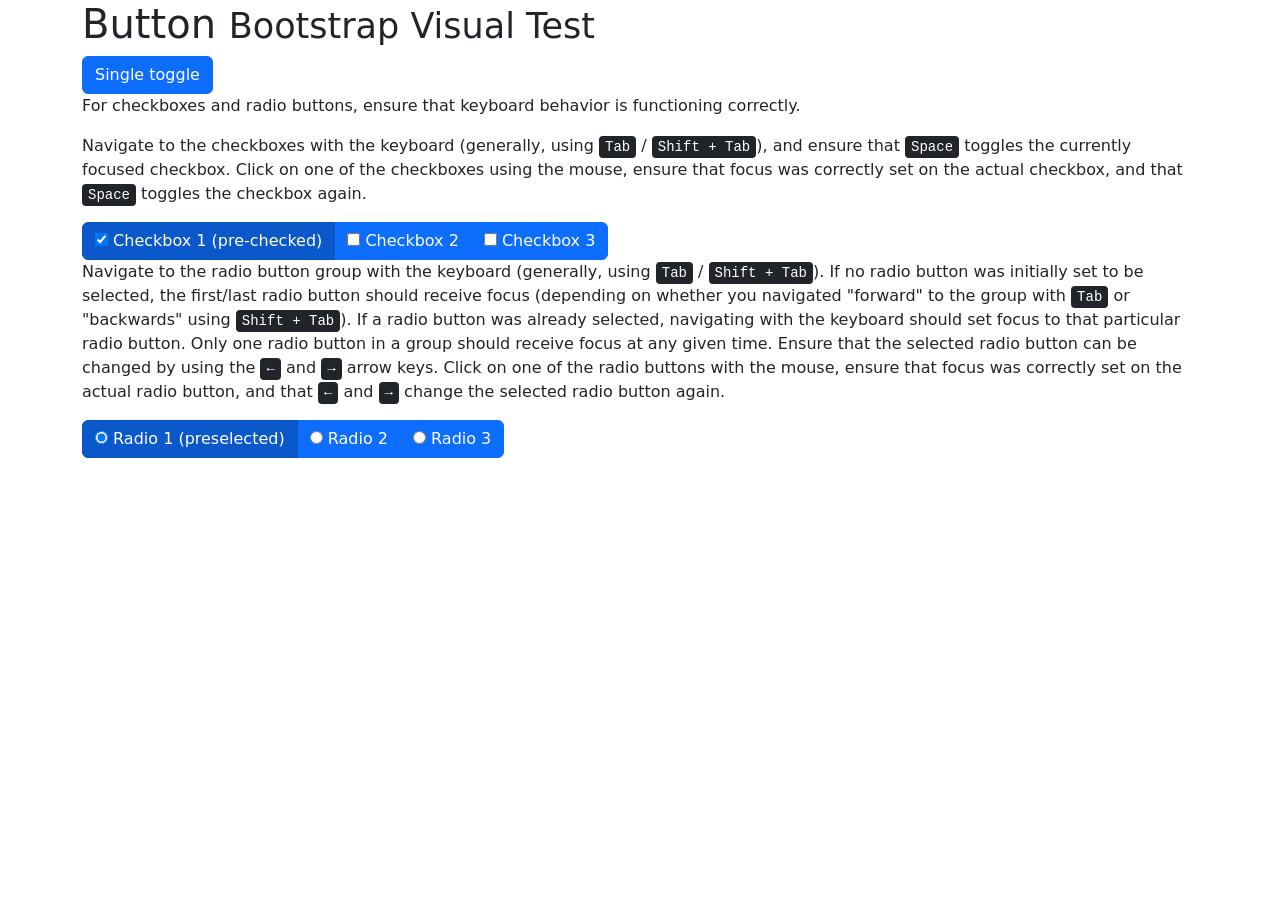
<file: bootstrap-5.3.8/js/tests/visual/button.html>
<!doctype html>
<html lang="en">
  <head>
    <meta charset="utf-8">
    <meta name="viewport" content="width=device-width, initial-scale=1">
    <link href="../../../dist/css/bootstrap.min.css" rel="stylesheet">
    <title>Button</title>
  </head>
  <body>
    <div class="container">
      <h1>Button <small>Bootstrap Visual Test</small></h1>

      <button type="button" class="btn btn-primary" data-bs-toggle="button" aria-pressed="false" autocomplete="off">
        Single toggle
      </button>

      <p>For checkboxes and radio buttons, ensure that keyboard behavior is functioning correctly.</p>
      <p>Navigate to the checkboxes with the keyboard (generally, using <kbd>Tab</kbd> / <kbd><kbd>Shift</kbd> + <kbd>Tab</kbd></kbd>), and ensure that <kbd>Space</kbd> toggles the currently focused checkbox. Click on one of the checkboxes using the mouse, ensure that focus was correctly set on the actual checkbox, and that <kbd>Space</kbd> toggles the checkbox again.</p>

      <div class="btn-group" data-bs-toggle="buttons">
        <label class="btn btn-primary active">
          <input type="checkbox" checked autocomplete="off"> Checkbox 1 (pre-checked)
        </label>
        <label class="btn btn-primary">
          <input type="checkbox" autocomplete="off"> Checkbox 2
        </label>
        <label class="btn btn-primary">
          <input type="checkbox" autocomplete="off"> Checkbox 3
        </label>
      </div>

      <p>Navigate to the radio button group with the keyboard (generally, using <kbd>Tab</kbd> / <kbd><kbd>Shift</kbd> + <kbd>Tab</kbd></kbd>). If no radio button was initially set to be selected, the first/last radio button should receive focus (depending on whether you navigated "forward" to the group with <kbd>Tab</kbd> or "backwards" using <kbd><kbd>Shift</kbd> + <kbd>Tab</kbd></kbd>). If a radio button was already selected, navigating with the keyboard should set focus to that particular radio button. Only one radio button in a group should receive focus at any given time.  Ensure that the selected radio button can be changed by using the <kbd>←</kbd> and <kbd>→</kbd> arrow keys. Click on one of the radio buttons with the mouse,  ensure that focus was correctly set on the actual radio button, and that <kbd>←</kbd> and <kbd>→</kbd> change the selected radio button again.</p>

      <div class="btn-group" data-bs-toggle="buttons">
        <label class="btn btn-primary active">
          <input type="radio" name="options" id="option1" autocomplete="off" checked> Radio 1 (preselected)
        </label>
        <label class="btn btn-primary">
          <input type="radio" name="options" id="option2" autocomplete="off"> Radio 2
        </label>
        <label class="btn btn-primary">
          <input type="radio" name="options" id="option3" autocomplete="off"> Radio 3
        </label>
      </div>
    </div>

    <script src="../../../dist/js/bootstrap.bundle.js"></script>
  </body>
</html>
</file>
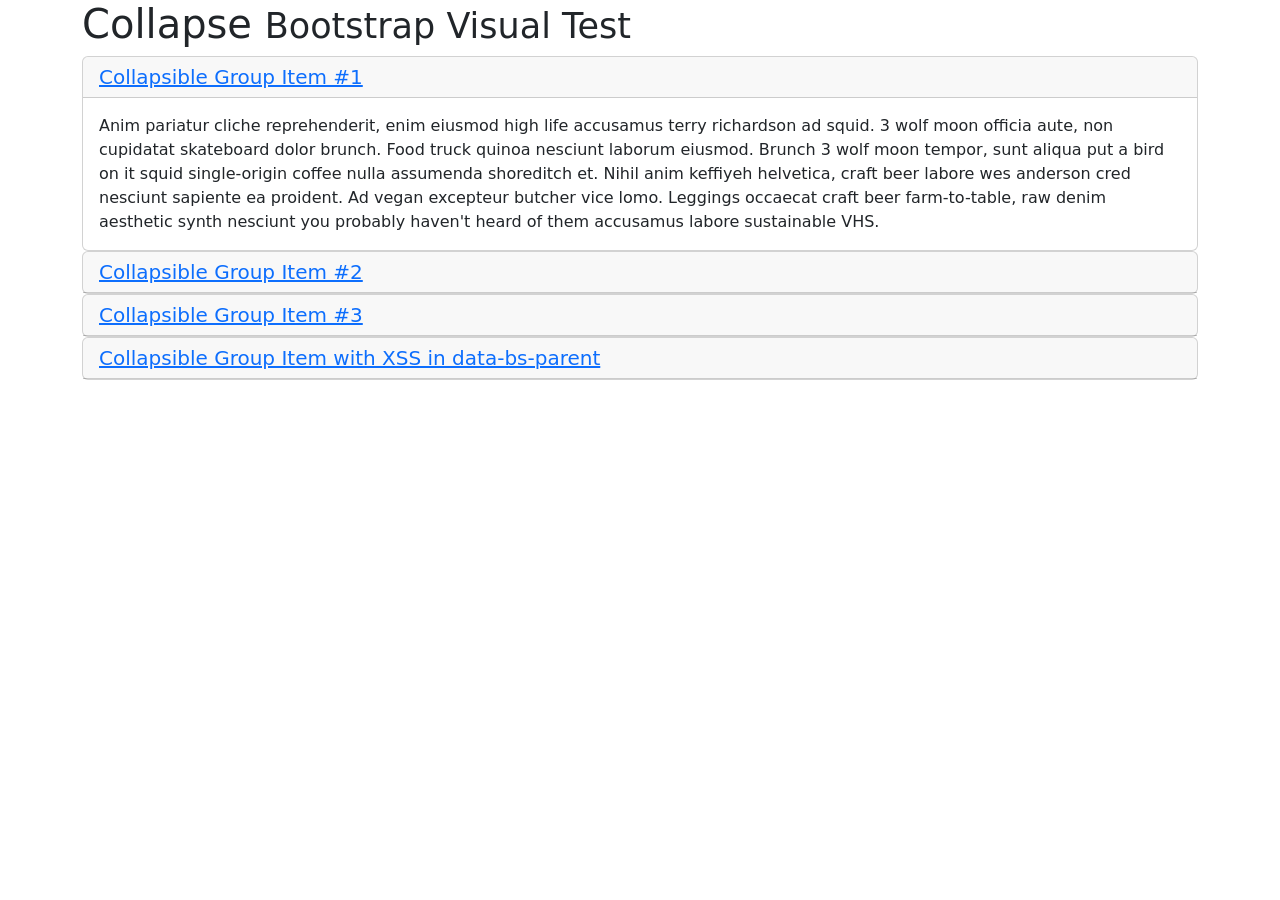
<file: bootstrap-5.3.8/js/tests/visual/collapse.html>
<!doctype html>
<html lang="en">
  <head>
    <meta charset="utf-8">
    <meta name="viewport" content="width=device-width, initial-scale=1">
    <link href="../../../dist/css/bootstrap.min.css" rel="stylesheet">
    <title>Collapse</title>
  </head>
  <body>
    <div class="container">
      <h1>Collapse <small>Bootstrap Visual Test</small></h1>

      <div id="accordion" role="tablist">
        <div class="card" role="presentation">
          <div class="card-header" role="tab" id="headingOne">
            <h5 class="mb-0">
              <a data-bs-toggle="collapse" href="#collapseOne" aria-expanded="true" aria-controls="collapseOne">
                Collapsible Group Item #1
              </a>
            </h5>
          </div>

          <div id="collapseOne" class="collapse show" data-bs-parent="#accordion" role="tabpanel" aria-labelledby="headingOne">
            <div class="card-body">
              Anim pariatur cliche reprehenderit, enim eiusmod high life accusamus terry richardson ad squid. 3 wolf moon officia aute, non cupidatat skateboard dolor brunch. Food truck quinoa nesciunt laborum eiusmod. Brunch 3 wolf moon tempor, sunt aliqua put a bird on it squid single-origin coffee nulla assumenda shoreditch et. Nihil anim keffiyeh helvetica, craft beer labore wes anderson cred nesciunt sapiente ea proident. Ad vegan excepteur butcher vice lomo. Leggings occaecat craft beer farm-to-table, raw denim aesthetic synth nesciunt you probably haven't heard of them accusamus labore sustainable VHS.
            </div>
          </div>
        </div>
        <div class="card" role="presentation">
          <div class="card-header" role="tab" id="headingTwo">
            <h5 class="mb-0">
              <a class="collapsed" data-bs-toggle="collapse" href="#collapseTwo" aria-expanded="false" aria-controls="collapseTwo">
                Collapsible Group Item #2
              </a>
            </h5>
          </div>
          <div id="collapseTwo" class="collapse" data-bs-parent="#accordion" role="tabpanel" aria-labelledby="headingTwo">
            <div class="card-body">
              Anim pariatur cliche reprehenderit, enim eiusmod high life accusamus terry richardson ad squid. 3 wolf moon officia aute, non cupidatat skateboard dolor brunch. Food truck quinoa nesciunt laborum eiusmod. Brunch 3 wolf moon tempor, sunt aliqua put a bird on it squid single-origin coffee nulla assumenda shoreditch et. Nihil anim keffiyeh helvetica, craft beer labore wes anderson cred nesciunt sapiente ea proident. Ad vegan excepteur butcher vice lomo. Leggings occaecat craft beer farm-to-table, raw denim aesthetic synth nesciunt you probably haven't heard of them accusamus labore sustainable VHS.
            </div>
          </div>
        </div>
        <div class="card" role="presentation">
          <div class="card-header" role="tab" id="headingThree">
            <h5 class="mb-0">
              <a class="collapsed" data-bs-toggle="collapse" href="#collapseThree" aria-expanded="false" aria-controls="collapseThree">
                Collapsible Group Item #3
              </a>
            </h5>
          </div>
          <div id="collapseThree" class="collapse" data-bs-parent="#accordion" role="tabpanel" aria-labelledby="headingThree">
            <div class="card-body">
              Anim pariatur cliche reprehenderit, enim eiusmod high life accusamus terry richardson ad squid. 3 wolf moon officia aute, non cupidatat skateboard dolor brunch. Food truck quinoa nesciunt laborum eiusmod. Brunch 3 wolf moon tempor, sunt aliqua put a bird on it squid single-origin coffee nulla assumenda shoreditch et. Nihil anim keffiyeh helvetica, craft beer labore wes anderson cred nesciunt sapiente ea proident. Ad vegan excepteur butcher vice lomo. Leggings occaecat craft beer farm-to-table, raw denim aesthetic synth nesciunt you probably haven't heard of them accusamus labore sustainable VHS.
            </div>
          </div>
        </div>
        <div class="card" role="presentation">
          <div class="card-header" role="tab" id="headingFour">
            <h5 class="mb-0">
              <a class="collapsed" data-bs-toggle="collapse" href="#collapseFour" aria-expanded="false" aria-controls="collapseFour">
                Collapsible Group Item with XSS in data-bs-parent
              </a>
            </h5>
          </div>
          <div id="collapseFour" class="collapse" data-bs-parent="<img src=1 onerror=alert(123)>" role="tabpanel" aria-labelledby="headingFour">
            <div class="card-body">
              Anim pariatur cliche reprehenderit, enim eiusmod high life accusamus terry richardson ad squid. 3 wolf moon officia aute, non cupidatat skateboard dolor brunch. Food truck quinoa nesciunt laborum eiusmod. Brunch 3 wolf moon tempor, sunt aliqua put a bird on it squid single-origin coffee nulla assumenda shoreditch et. Nihil anim keffiyeh helvetica, craft beer labore wes anderson cred nesciunt sapiente ea proident. Ad vegan excepteur butcher vice lomo. Leggings occaecat craft beer farm-to-table, raw denim aesthetic synth nesciunt you probably haven't heard of them accusamus labore sustainable VHS.
            </div>
          </div>
        </div>
      </div>
    </div>

    <script src="../../../dist/js/bootstrap.bundle.js"></script>
  </body>
</html>
</file>
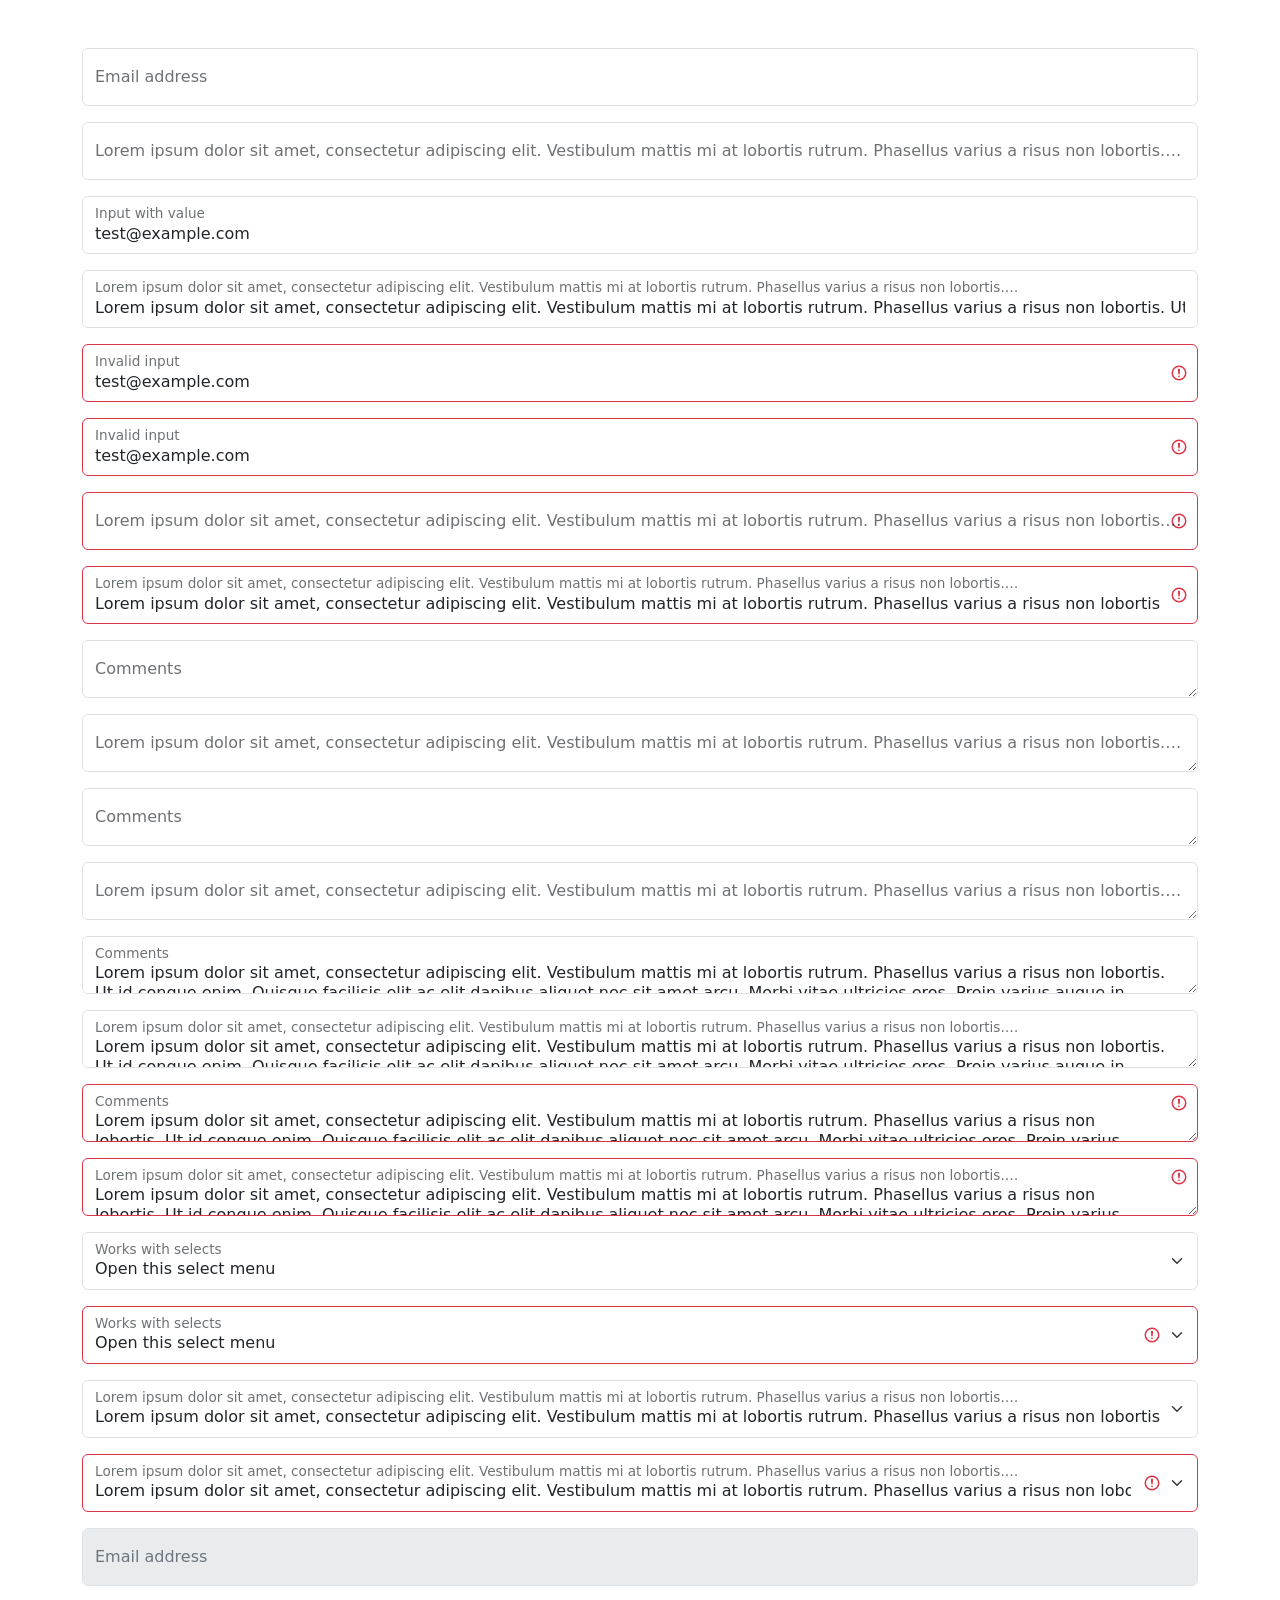
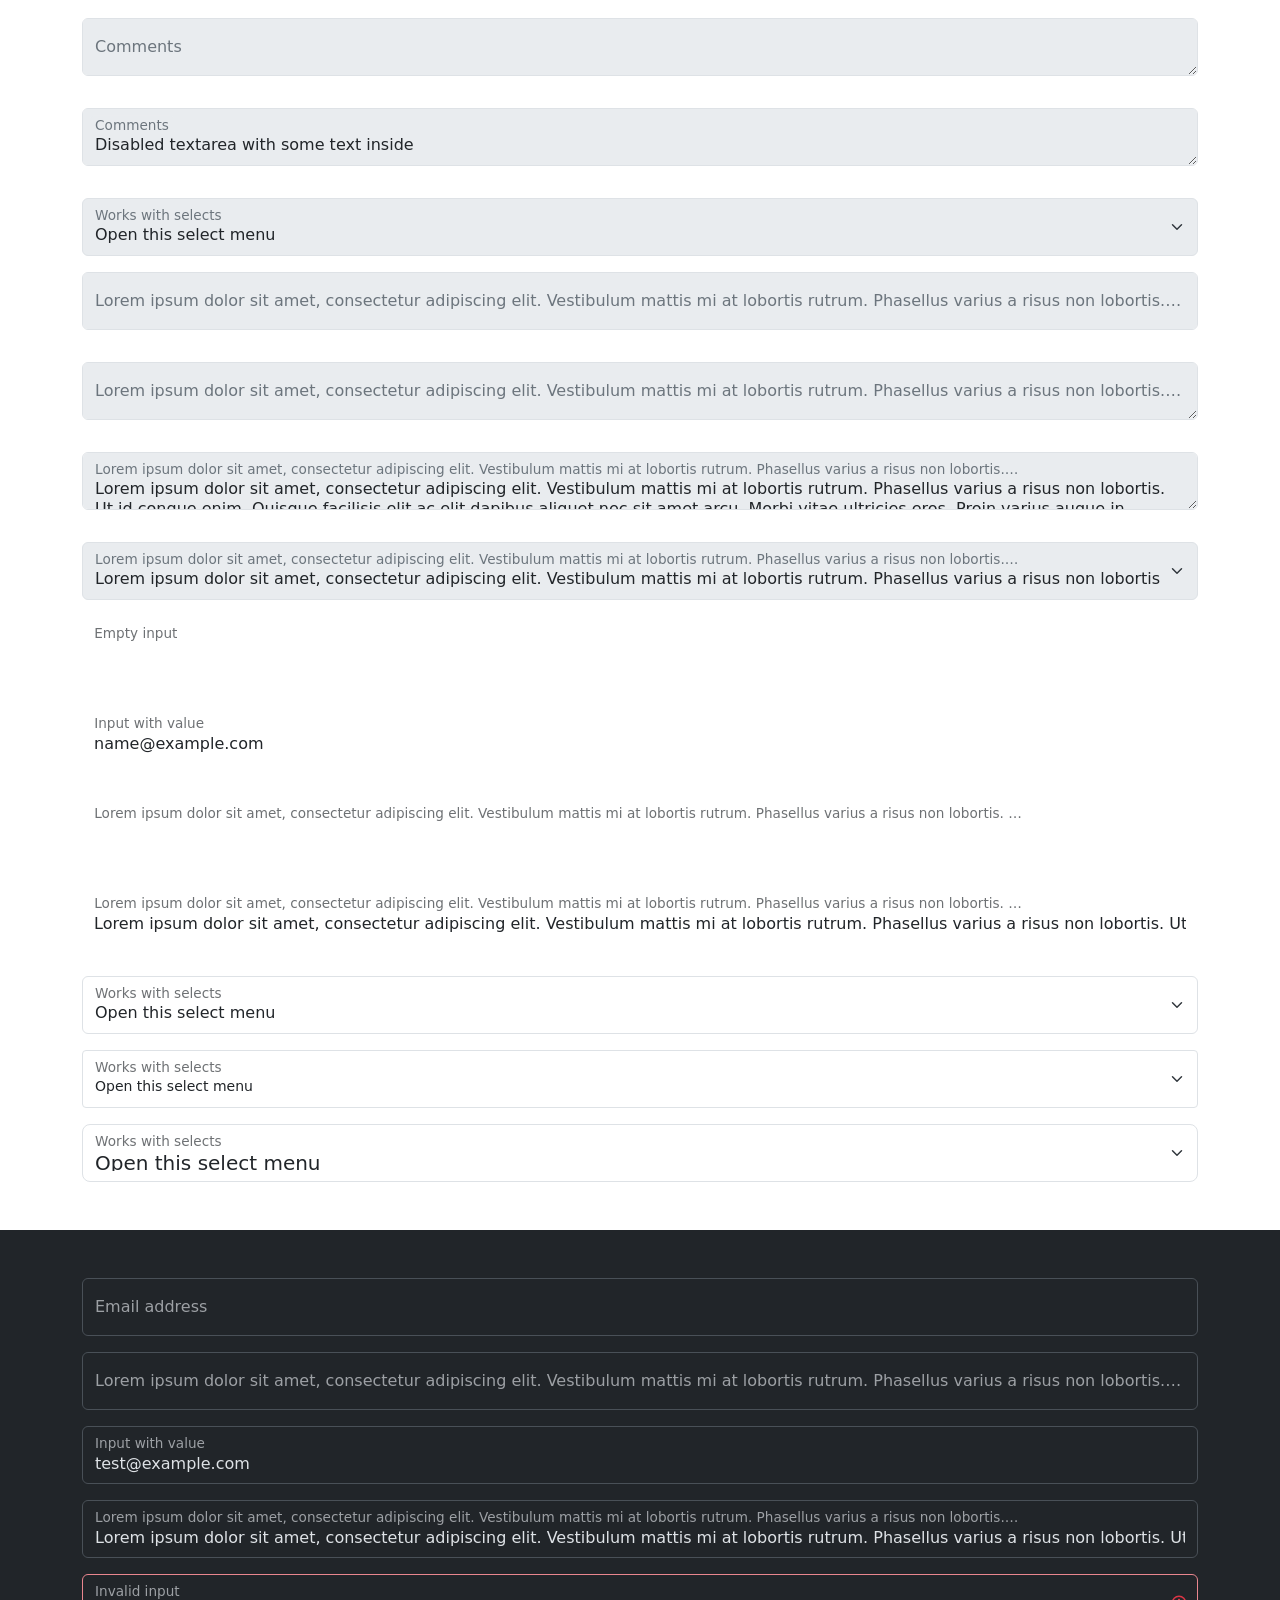
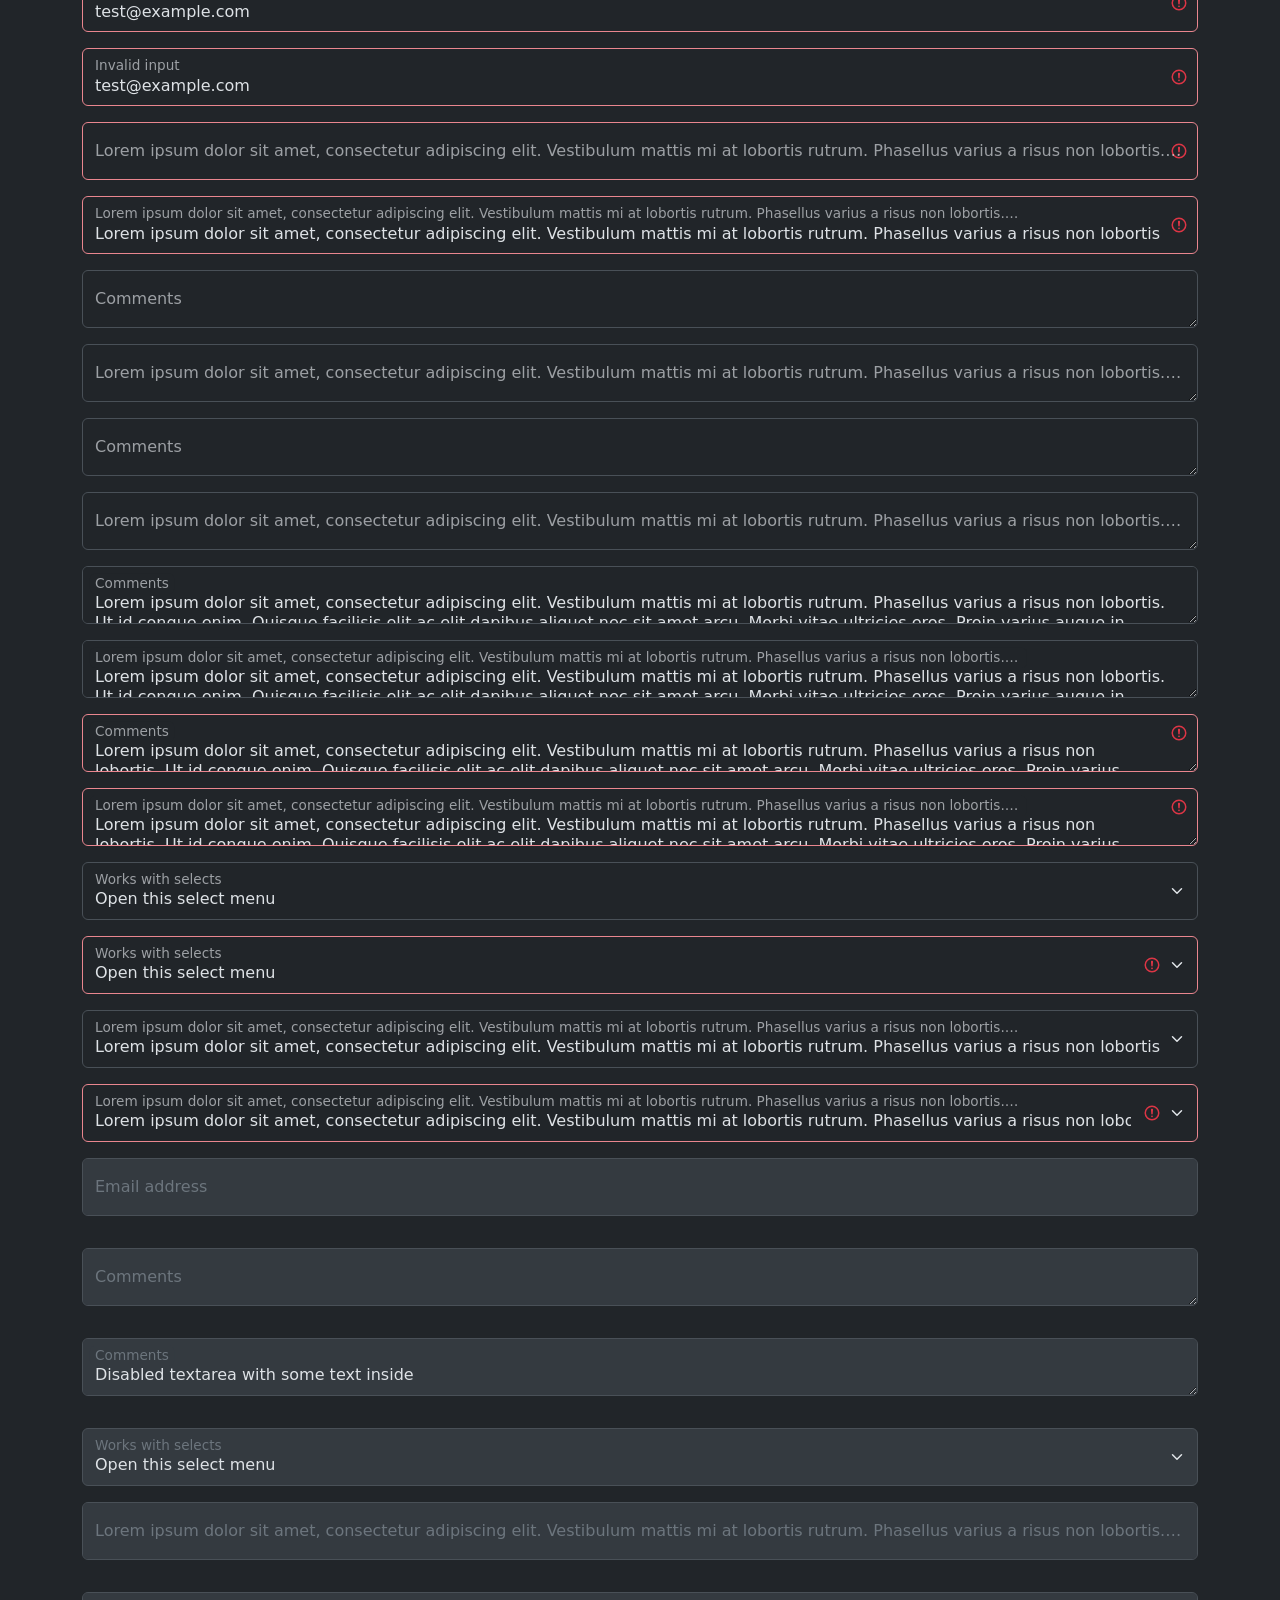
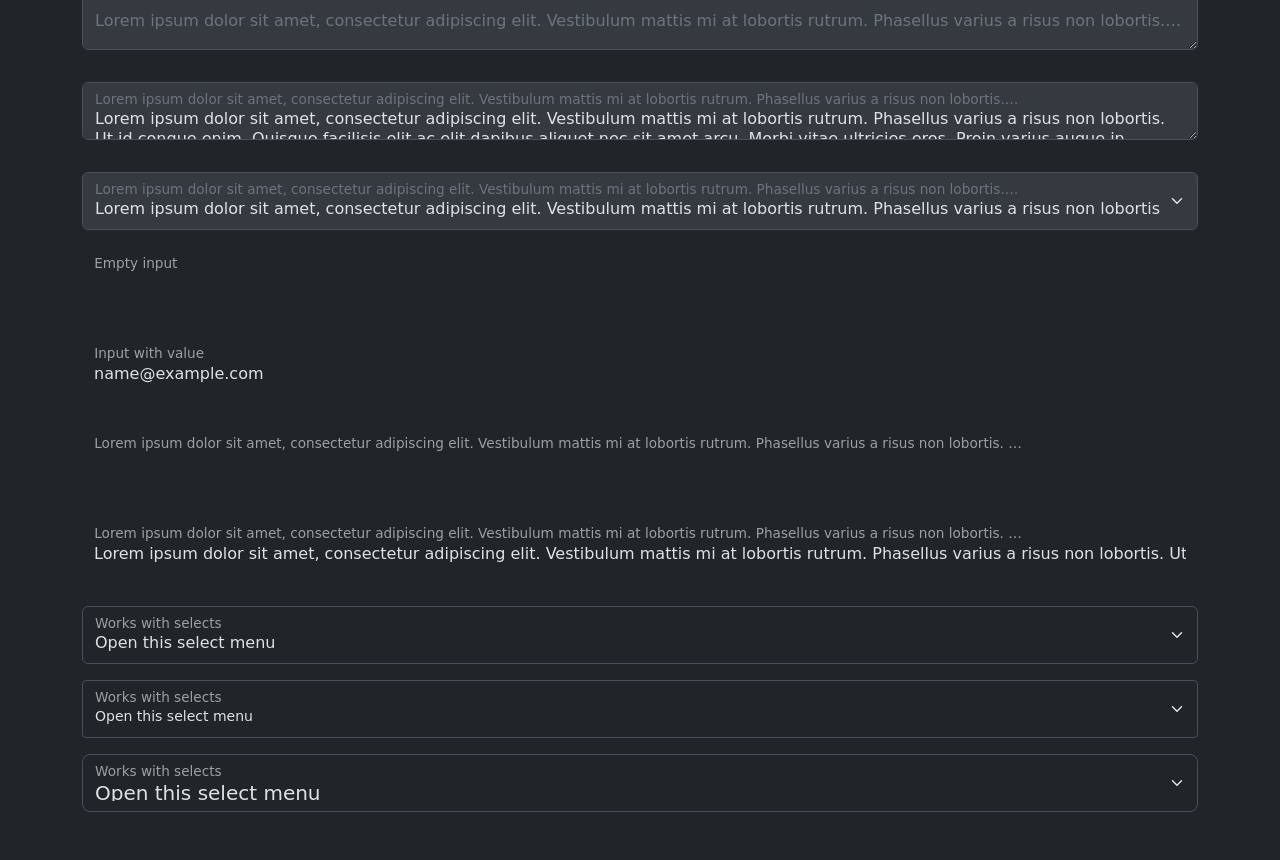
<file: bootstrap-5.3.8/js/tests/visual/floating-label.html>
<!doctype html>
<html lang="zxx">
  <head>
    <meta charset="utf-8">
    <meta name="viewport" content="width=device-width, initial-scale=1">
    <link href="../../../dist/css/bootstrap.min.css" rel="stylesheet">
    <title>Form</title>
    <style></style>
  </head>
  <body>
    <div class="container py-5 d-flex flex-column gap-3">
      <div class="form-floating">
        <input type="email" class="form-control" id="floatingInput" placeholder="name@example.com">
        <label for="floatingInput">Email address</label>
      </div>
      <div class="form-floating">
        <input type="email" class="form-control" id="floatingInput1" placeholder="name@example.com">
        <label for="floatingInput1">Lorem ipsum dolor sit amet, consectetur adipiscing elit. Vestibulum mattis mi at lobortis rutrum. Phasellus varius a risus non lobortis. Ut id congue enim. Quisque facilisis elit ac elit dapibus aliquet nec sit amet arcu. Morbi vitae ultricies eros. Proin varius augue in tristique pretium. Morbi at ullamcorper elit, at ullamcorper massa. Vivamus suscipit quam quis viverra eleifend.</label>
      </div>
      <form class="form-floating">
        <input type="email" class="form-control" id="floatingInputValue" placeholder="name@example.com" value="test@example.com">
        <label for="floatingInputValue">Input with value</label>
      </form>
      <form class="form-floating">
        <input type="email" class="form-control" id="floatingInputValue1" placeholder="name@example.com" value="Lorem ipsum dolor sit amet, consectetur adipiscing elit. Vestibulum mattis mi at lobortis rutrum. Phasellus varius a risus non lobortis. Ut id congue enim. Quisque facilisis elit ac elit dapibus aliquet nec sit amet arcu. Morbi vitae ultricies eros. Proin varius augue in tristique pretium. Morbi at ullamcorper elit, at ullamcorper massa. Vivamus suscipit quam quis viverra eleifend.">
        <label for="floatingInputValue1">Lorem ipsum dolor sit amet, consectetur adipiscing elit. Vestibulum mattis mi at lobortis rutrum. Phasellus varius a risus non lobortis. Ut id congue enim. Quisque facilisis elit ac elit dapibus aliquet nec sit amet arcu. Morbi vitae ultricies eros. Proin varius augue in tristique pretium. Morbi at ullamcorper elit, at ullamcorper massa. Vivamus suscipit quam quis viverra eleifend.</label>
      </form>
      <form class="form-floating">
        <input type="email" class="form-control is-invalid" id="floatingInputInvalid" placeholder="name@example.com" value="test@example.com">
        <label for="floatingInputInvalid">Invalid input</label>
      </form>
      <form class="form-floating">
        <input type="email" class="form-control is-invalid" id="floatingInputInvalid1" placeholder="name@example.com" value="test@example.com">
        <label for="floatingInputInvalid1">Invalid input</label>
      </form>
      <form class="form-floating">
        <input type="email" class="form-control is-invalid" id="floatingInputInvalid2" placeholder="name@example.com">
        <label for="floatingInputInvalid2">Lorem ipsum dolor sit amet, consectetur adipiscing elit. Vestibulum mattis mi at lobortis rutrum. Phasellus varius a risus non lobortis. Ut id congue enim. Quisque facilisis elit ac elit dapibus aliquet nec sit amet arcu. Morbi vitae ultricies eros. Proin varius augue in tristique pretium. Morbi at ullamcorper elit, at ullamcorper massa. Vivamus suscipit quam quis viverra eleifend.</label>
      </form>
      <form class="form-floating">
        <input type="email" class="form-control is-invalid" id="floatingInputInvalid3" placeholder="name@example.com" value="Lorem ipsum dolor sit amet, consectetur adipiscing elit. Vestibulum mattis mi at lobortis rutrum. Phasellus varius a risus non lobortis. Ut id congue enim. Quisque facilisis elit ac elit dapibus aliquet nec sit amet arcu. Morbi vitae ultricies eros. Proin varius augue in tristique pretium. Morbi at ullamcorper elit, at ullamcorper massa. Vivamus suscipit quam quis viverra eleifend.">
        <label for="floatingInputInvalid3">Lorem ipsum dolor sit amet, consectetur adipiscing elit. Vestibulum mattis mi at lobortis rutrum. Phasellus varius a risus non lobortis. Ut id congue enim. Quisque facilisis elit ac elit dapibus aliquet nec sit amet arcu. Morbi vitae ultricies eros. Proin varius augue in tristique pretium. Morbi at ullamcorper elit, at ullamcorper massa. Vivamus suscipit quam quis viverra eleifend.</label>
      </form>
      <div class="form-floating">
        <textarea class="form-control" placeholder="Leave a comment here" id="floatingTextarea"></textarea>
        <label for="floatingTextarea">Comments</label>
      </div>
      <div class="form-floating">
        <textarea class="form-control" placeholder="Leave a comment here" id="floatingTextarea1"></textarea>
        <label for="floatingTextarea1">Lorem ipsum dolor sit amet, consectetur adipiscing elit. Vestibulum mattis mi at lobortis rutrum. Phasellus varius a risus non lobortis. Ut id congue enim. Quisque facilisis elit ac elit dapibus aliquet nec sit amet arcu. Morbi vitae ultricies eros. Proin varius augue in tristique pretium. Morbi at ullamcorper elit, at ullamcorper massa. Vivamus suscipit quam quis viverra eleifend.</label>
      </div>
      <div class="form-floating">
        <textarea class="form-control" placeholder="Leave a comment here" id="floatingTextarea2" style="height: 50px"></textarea>
        <label for="floatingTextarea2">Comments</label>
      </div>
      <div class="form-floating">
        <textarea class="form-control" placeholder="Leave a comment here" id="floatingTextarea3" style="height: 50px"></textarea>
        <label for="floatingTextarea3">Lorem ipsum dolor sit amet, consectetur adipiscing elit. Vestibulum mattis mi at lobortis rutrum. Phasellus varius a risus non lobortis. Ut id congue enim. Quisque facilisis elit ac elit dapibus aliquet nec sit amet arcu. Morbi vitae ultricies eros. Proin varius augue in tristique pretium. Morbi at ullamcorper elit, at ullamcorper massa. Vivamus suscipit quam quis viverra eleifend.</label>
      </div>
      <div class="form-floating">
        <textarea class="form-control" placeholder="Leave a comment here" id="floatingTextarea4" style="height: 50px">Lorem ipsum dolor sit amet, consectetur adipiscing elit. Vestibulum mattis mi at lobortis rutrum. Phasellus varius a risus non lobortis. Ut id congue enim. Quisque facilisis elit ac elit dapibus aliquet nec sit amet arcu. Morbi vitae ultricies eros. Proin varius augue in tristique pretium. Morbi at ullamcorper elit, at ullamcorper massa. Vivamus suscipit quam quis viverra eleifend.</textarea>
        <label for="floatingTextarea4">Comments</label>
      </div>
      <div class="form-floating">
        <textarea class="form-control" placeholder="Leave a comment here" id="floatingTextarea5" style="height: 50px">Lorem ipsum dolor sit amet, consectetur adipiscing elit. Vestibulum mattis mi at lobortis rutrum. Phasellus varius a risus non lobortis. Ut id congue enim. Quisque facilisis elit ac elit dapibus aliquet nec sit amet arcu. Morbi vitae ultricies eros. Proin varius augue in tristique pretium. Morbi at ullamcorper elit, at ullamcorper massa. Vivamus suscipit quam quis viverra eleifend.</textarea>
        <label for="floatingTextarea5">Lorem ipsum dolor sit amet, consectetur adipiscing elit. Vestibulum mattis mi at lobortis rutrum. Phasellus varius a risus non lobortis. Ut id congue enim. Quisque facilisis elit ac elit dapibus aliquet nec sit amet arcu. Morbi vitae ultricies eros. Proin varius augue in tristique pretium. Morbi at ullamcorper elit, at ullamcorper massa. Vivamus suscipit quam quis viverra eleifend.</label>
      </div>
      <div class="form-floating">
        <textarea class="form-control is-invalid" placeholder="Leave a comment here" id="floatingTextarea6" style="height: 50px">Lorem ipsum dolor sit amet, consectetur adipiscing elit. Vestibulum mattis mi at lobortis rutrum. Phasellus varius a risus non lobortis. Ut id congue enim. Quisque facilisis elit ac elit dapibus aliquet nec sit amet arcu. Morbi vitae ultricies eros. Proin varius augue in tristique pretium. Morbi at ullamcorper elit, at ullamcorper massa. Vivamus suscipit quam quis viverra eleifend.</textarea>
        <label for="floatingTextarea6">Comments</label>
      </div>
      <div class="form-floating">
        <textarea class="form-control is-invalid" placeholder="Leave a comment here" id="floatingTextarea7" style="height: 50px">Lorem ipsum dolor sit amet, consectetur adipiscing elit. Vestibulum mattis mi at lobortis rutrum. Phasellus varius a risus non lobortis. Ut id congue enim. Quisque facilisis elit ac elit dapibus aliquet nec sit amet arcu. Morbi vitae ultricies eros. Proin varius augue in tristique pretium. Morbi at ullamcorper elit, at ullamcorper massa. Vivamus suscipit quam quis viverra eleifend.</textarea>
        <label for="floatingTextarea7">Lorem ipsum dolor sit amet, consectetur adipiscing elit. Vestibulum mattis mi at lobortis rutrum. Phasellus varius a risus non lobortis. Ut id congue enim. Quisque facilisis elit ac elit dapibus aliquet nec sit amet arcu. Morbi vitae ultricies eros. Proin varius augue in tristique pretium. Morbi at ullamcorper elit, at ullamcorper massa. Vivamus suscipit quam quis viverra eleifend.</label>
      </div>
      <div class="form-floating">
        <select class="form-select" id="floatingSelect" aria-label="Floating label select example">
          <option selected>Open this select menu</option>
          <option value="1">One</option>
          <option value="2">Two</option>
          <option value="3">Three</option>
        </select>
        <label for="floatingSelect">Works with selects</label>
      </div>
      <div class="form-floating">
        <select class="form-select is-invalid" id="floatingSelect1" aria-label="Floating label select example">
          <option selected>Open this select menu</option>
          <option value="1">One</option>
          <option value="2">Two</option>
          <option value="3">Three</option>
        </select>
        <label for="floatingSelect1">Works with selects</label>
      </div>
      <div class="form-floating">
        <select class="form-select" id="floatingSelect2" aria-label="Floating label select example">
          <option selected>Lorem ipsum dolor sit amet, consectetur adipiscing elit. Vestibulum mattis mi at lobortis rutrum. Phasellus varius a risus non lobortis. Ut id congue enim. Quisque facilisis elit ac elit dapibus aliquet nec sit amet arcu. Morbi vitae ultricies eros. Proin varius augue in tristique pretium. Morbi at ullamcorper elit, at ullamcorper massa. Vivamus suscipit quam quis viverra eleifend.</option>
          <option value="1">Lorem ipsum dolor sit amet, consectetur adipiscing elit. Vestibulum mattis mi at lobortis rutrum. Phasellus varius a risus non lobortis. Ut id congue enim. Quisque facilisis elit ac elit dapibus aliquet nec sit amet arcu. Morbi vitae ultricies eros. Proin varius augue in tristique pretium. Morbi at ullamcorper elit, at ullamcorper massa. Vivamus suscipit quam quis viverra eleifend.</option>
          <option value="2">Lorem ipsum dolor sit amet, consectetur adipiscing elit. Vestibulum mattis mi at lobortis rutrum. Phasellus varius a risus non lobortis. Ut id congue enim. Quisque facilisis elit ac elit dapibus aliquet nec sit amet arcu. Morbi vitae ultricies eros. Proin varius augue in tristique pretium. Morbi at ullamcorper elit, at ullamcorper massa. Vivamus suscipit quam quis viverra eleifend.</option>
          <option value="3">Lorem ipsum dolor sit amet, consectetur adipiscing elit. Vestibulum mattis mi at lobortis rutrum. Phasellus varius a risus non lobortis. Ut id congue enim. Quisque facilisis elit ac elit dapibus aliquet nec sit amet arcu. Morbi vitae ultricies eros. Proin varius augue in tristique pretium. Morbi at ullamcorper elit, at ullamcorper massa. Vivamus suscipit quam quis viverra eleifend.</option>
        </select>
        <label for="floatingSelect2">Lorem ipsum dolor sit amet, consectetur adipiscing elit. Vestibulum mattis mi at lobortis rutrum. Phasellus varius a risus non lobortis. Ut id congue enim. Quisque facilisis elit ac elit dapibus aliquet nec sit amet arcu. Morbi vitae ultricies eros. Proin varius augue in tristique pretium. Morbi at ullamcorper elit, at ullamcorper massa. Vivamus suscipit quam quis viverra eleifend.</label>
      </div>
      <div class="form-floating">
        <select class="form-select is-invalid" id="floatingSelect3" aria-label="Floating label select example">
          <option selected>Lorem ipsum dolor sit amet, consectetur adipiscing elit. Vestibulum mattis mi at lobortis rutrum. Phasellus varius a risus non lobortis. Ut id congue enim. Quisque facilisis elit ac elit dapibus aliquet nec sit amet arcu. Morbi vitae ultricies eros. Proin varius augue in tristique pretium. Morbi at ullamcorper elit, at ullamcorper massa. Vivamus suscipit quam quis viverra eleifend.</option>
          <option value="1">Lorem ipsum dolor sit amet, consectetur adipiscing elit. Vestibulum mattis mi at lobortis rutrum. Phasellus varius a risus non lobortis. Ut id congue enim. Quisque facilisis elit ac elit dapibus aliquet nec sit amet arcu. Morbi vitae ultricies eros. Proin varius augue in tristique pretium. Morbi at ullamcorper elit, at ullamcorper massa. Vivamus suscipit quam quis viverra eleifend.</option>
          <option value="2">Lorem ipsum dolor sit amet, consectetur adipiscing elit. Vestibulum mattis mi at lobortis rutrum. Phasellus varius a risus non lobortis. Ut id congue enim. Quisque facilisis elit ac elit dapibus aliquet nec sit amet arcu. Morbi vitae ultricies eros. Proin varius augue in tristique pretium. Morbi at ullamcorper elit, at ullamcorper massa. Vivamus suscipit quam quis viverra eleifend.</option>
          <option value="3">Lorem ipsum dolor sit amet, consectetur adipiscing elit. Vestibulum mattis mi at lobortis rutrum. Phasellus varius a risus non lobortis. Ut id congue enim. Quisque facilisis elit ac elit dapibus aliquet nec sit amet arcu. Morbi vitae ultricies eros. Proin varius augue in tristique pretium. Morbi at ullamcorper elit, at ullamcorper massa. Vivamus suscipit quam quis viverra eleifend.</option>
        </select>
        <label for="floatingSelect3">Lorem ipsum dolor sit amet, consectetur adipiscing elit. Vestibulum mattis mi at lobortis rutrum. Phasellus varius a risus non lobortis. Ut id congue enim. Quisque facilisis elit ac elit dapibus aliquet nec sit amet arcu. Morbi vitae ultricies eros. Proin varius augue in tristique pretium. Morbi at ullamcorper elit, at ullamcorper massa. Vivamus suscipit quam quis viverra eleifend.</label>
      </div>
      <div class="form-floating mb-3">
        <input type="email" class="form-control" id="floatingInputDisabled" placeholder="name@example.com" disabled>
        <label for="floatingInputDisabled">Email address</label>
      </div>
      <div class="form-floating mb-3">
        <textarea class="form-control" placeholder="Leave a comment here" id="floatingTextareaDisabled" disabled></textarea>
        <label for="floatingTextareaDisabled">Comments</label>
      </div>
      <div class="form-floating mb-3">
        <textarea class="form-control" placeholder="Leave a comment here" id="floatingTextareaDisabled1" style="height: 50px" disabled>Disabled textarea with some text inside</textarea>
        <label for="floatingTextareaDisabled1">Comments</label>
      </div>
      <div class="form-floating">
        <select class="form-select" id="floatingSelectDisabled" aria-label="Floating label disabled select example" disabled>
          <option selected>Open this select menu</option>
          <option value="1">One</option>
          <option value="2">Two</option>
          <option value="3">Three</option>
        </select>
        <label for="floatingSelectDisabled">Works with selects</label>
      </div>
      <div class="form-floating mb-3">
        <input type="email" class="form-control" id="floatingInputDisabled1" placeholder="name@example.com" disabled>
        <label for="floatingInputDisabled1">Lorem ipsum dolor sit amet, consectetur adipiscing elit. Vestibulum mattis mi at lobortis rutrum. Phasellus varius a risus non lobortis. Ut id congue enim. Quisque facilisis elit ac elit dapibus aliquet nec sit amet arcu. Morbi vitae ultricies eros. Proin varius augue in tristique pretium. Morbi at ullamcorper elit, at ullamcorper massa. Vivamus suscipit quam quis viverra eleifend.</label>
      </div>
      <div class="form-floating mb-3">
        <textarea class="form-control" placeholder="Leave a comment here" id="floatingTextareaDisabled2" disabled></textarea>
        <label for="floatingTextareaDisabled2">Lorem ipsum dolor sit amet, consectetur adipiscing elit. Vestibulum mattis mi at lobortis rutrum. Phasellus varius a risus non lobortis. Ut id congue enim. Quisque facilisis elit ac elit dapibus aliquet nec sit amet arcu. Morbi vitae ultricies eros. Proin varius augue in tristique pretium. Morbi at ullamcorper elit, at ullamcorper massa. Vivamus suscipit quam quis viverra eleifend.</label>
      </div>
      <div class="form-floating mb-3">
        <textarea class="form-control" placeholder="Leave a comment here" id="floatingTextareaDisabled3" style="height: 50px" disabled>Lorem ipsum dolor sit amet, consectetur adipiscing elit. Vestibulum mattis mi at lobortis rutrum. Phasellus varius a risus non lobortis. Ut id congue enim. Quisque facilisis elit ac elit dapibus aliquet nec sit amet arcu. Morbi vitae ultricies eros. Proin varius augue in tristique pretium. Morbi at ullamcorper elit, at ullamcorper massa. Vivamus suscipit quam quis viverra eleifend.</textarea>
        <label for="floatingTextareaDisabled3">Lorem ipsum dolor sit amet, consectetur adipiscing elit. Vestibulum mattis mi at lobortis rutrum. Phasellus varius a risus non lobortis. Ut id congue enim. Quisque facilisis elit ac elit dapibus aliquet nec sit amet arcu. Morbi vitae ultricies eros. Proin varius augue in tristique pretium. Morbi at ullamcorper elit, at ullamcorper massa. Vivamus suscipit quam quis viverra eleifend.</label>
      </div>
      <div class="form-floating">
        <select class="form-select" id="floatingSelectDisabled1" aria-label="Floating label disabled select example" disabled>
          <option selected>Lorem ipsum dolor sit amet, consectetur adipiscing elit. Vestibulum mattis mi at lobortis rutrum. Phasellus varius a risus non lobortis. Ut id congue enim. Quisque facilisis elit ac elit dapibus aliquet nec sit amet arcu. Morbi vitae ultricies eros. Proin varius augue in tristique pretium. Morbi at ullamcorper elit, at ullamcorper massa. Vivamus suscipit quam quis viverra eleifend.</option>
          <option value="1">Lorem ipsum dolor sit amet, consectetur adipiscing elit. Vestibulum mattis mi at lobortis rutrum. Phasellus varius a risus non lobortis. Ut id congue enim. Quisque facilisis elit ac elit dapibus aliquet nec sit amet arcu. Morbi vitae ultricies eros. Proin varius augue in tristique pretium. Morbi at ullamcorper elit, at ullamcorper massa. Vivamus suscipit quam quis viverra eleifend.</option>
          <option value="2">Lorem ipsum dolor sit amet, consectetur adipiscing elit. Vestibulum mattis mi at lobortis rutrum. Phasellus varius a risus non lobortis. Ut id congue enim. Quisque facilisis elit ac elit dapibus aliquet nec sit amet arcu. Morbi vitae ultricies eros. Proin varius augue in tristique pretium. Morbi at ullamcorper elit, at ullamcorper massa. Vivamus suscipit quam quis viverra eleifend.</option>
          <option value="3">Lorem ipsum dolor sit amet, consectetur adipiscing elit. Vestibulum mattis mi at lobortis rutrum. Phasellus varius a risus non lobortis. Ut id congue enim. Quisque facilisis elit ac elit dapibus aliquet nec sit amet arcu. Morbi vitae ultricies eros. Proin varius augue in tristique pretium. Morbi at ullamcorper elit, at ullamcorper massa. Vivamus suscipit quam quis viverra eleifend.</option>
        </select>
        <label for="floatingSelectDisabled1">Lorem ipsum dolor sit amet, consectetur adipiscing elit. Vestibulum mattis mi at lobortis rutrum. Phasellus varius a risus non lobortis. Ut id congue enim. Quisque facilisis elit ac elit dapibus aliquet nec sit amet arcu. Morbi vitae ultricies eros. Proin varius augue in tristique pretium. Morbi at ullamcorper elit, at ullamcorper massa. Vivamus suscipit quam quis viverra eleifend.</label>
      </div>
      <div class="form-floating mb-3">
        <input type="email" readonly class="form-control-plaintext" id="floatingEmptyPlaintextInput" placeholder="name@example.com">
        <label for="floatingEmptyPlaintextInput">Empty input</label>
      </div>
      <div class="form-floating mb-3">
        <input type="email" readonly class="form-control-plaintext" id="floatingPlaintextInput" placeholder="name@example.com" value="name@example.com">
        <label for="floatingPlaintextInput">Input with value</label>
      </div>
      <div class="form-floating mb-3">
        <input type="email" readonly class="form-control-plaintext" id="floatingEmptyPlaintextInput1" placeholder="name@example.com">
        <label for="floatingEmptyPlaintextInput1">Lorem ipsum dolor sit amet, consectetur adipiscing elit. Vestibulum mattis mi at lobortis rutrum. Phasellus varius a risus non lobortis. Ut id congue enim. Quisque facilisis elit ac elit dapibus aliquet nec sit amet arcu. Morbi vitae ultricies eros. Proin varius augue in tristique pretium. Morbi at ullamcorper elit, at ullamcorper massa. Vivamus suscipit quam quis viverra eleifend.</label>
      </div>
      <div class="form-floating mb-3">
        <input type="email" readonly class="form-control-plaintext" id="floatingPlaintextInput1" placeholder="name@example.com" value="Lorem ipsum dolor sit amet, consectetur adipiscing elit. Vestibulum mattis mi at lobortis rutrum. Phasellus varius a risus non lobortis. Ut id congue enim. Quisque facilisis elit ac elit dapibus aliquet nec sit amet arcu. Morbi vitae ultricies eros. Proin varius augue in tristique pretium. Morbi at ullamcorper elit, at ullamcorper massa. Vivamus suscipit quam quis viverra eleifend.">
        <label for="floatingPlaintextInput1">Lorem ipsum dolor sit amet, consectetur adipiscing elit. Vestibulum mattis mi at lobortis rutrum. Phasellus varius a risus non lobortis. Ut id congue enim. Quisque facilisis elit ac elit dapibus aliquet nec sit amet arcu. Morbi vitae ultricies eros. Proin varius augue in tristique pretium. Morbi at ullamcorper elit, at ullamcorper massa. Vivamus suscipit quam quis viverra eleifend.</label>
      </div>
      <!--Compare form-select rendering depending on the size-->
      <div class="form-floating">
        <select class="form-select" id="floatingSelectRegular" aria-label="Floating label select example">
          <option selected="">Open this select menu</option>
          <option value="1">One</option>
          <option value="2">Two</option>
          <option value="3">Three</option>
        </select>
        <label for="floatingSelectRegular">Works with selects</label>
      </div>
      <div class="form-floating">
        <select class="form-select form-select-sm" id="floatingSelectSmall" aria-label="Floating label select example">
          <option selected="">Open this select menu</option>
          <option value="1">One</option>
          <option value="2">Two</option>
          <option value="3">Three</option>
        </select>
        <label for="floatingSelectSmall">Works with selects</label>
      </div>
      <div class="form-floating">
        <select class="form-select form-select-lg" id="floatingSelectLarge" aria-label="Floating label select example">
          <option selected="">Open this select menu</option>
          <option value="1">One</option>
          <option value="2">Two</option>
          <option value="3">Three</option>
        </select>
        <label for="floatingSelectLarge">Works with selects</label>
      </div>
    </div>

    <div class="container-fluid bg-body" data-bs-theme="dark">
      <div class="container py-5 d-flex flex-column gap-3">
        <div class="form-floating">
          <input type="email" class="form-control" id="floatingInput2" placeholder="name@example.com">
          <label for="floatingInput2">Email address</label>
        </div>
        <div class="form-floating">
          <input type="email" class="form-control" id="floatingInput3" placeholder="name@example.com">
          <label for="floatingInput3">Lorem ipsum dolor sit amet, consectetur adipiscing elit. Vestibulum mattis mi at lobortis rutrum. Phasellus varius a risus non lobortis. Ut id congue enim. Quisque facilisis elit ac elit dapibus aliquet nec sit amet arcu. Morbi vitae ultricies eros. Proin varius augue in tristique pretium. Morbi at ullamcorper elit, at ullamcorper massa. Vivamus suscipit quam quis viverra eleifend.</label>
        </div>
        <form class="form-floating">
          <input type="email" class="form-control" id="floatingInputValue2" placeholder="name@example.com" value="test@example.com">
          <label for="floatingInputValue2">Input with value</label>
        </form>
        <form class="form-floating">
          <input type="email" class="form-control" id="floatingInputValue3" placeholder="name@example.com" value="Lorem ipsum dolor sit amet, consectetur adipiscing elit. Vestibulum mattis mi at lobortis rutrum. Phasellus varius a risus non lobortis. Ut id congue enim. Quisque facilisis elit ac elit dapibus aliquet nec sit amet arcu. Morbi vitae ultricies eros. Proin varius augue in tristique pretium. Morbi at ullamcorper elit, at ullamcorper massa. Vivamus suscipit quam quis viverra eleifend.">
          <label for="floatingInputValue3">Lorem ipsum dolor sit amet, consectetur adipiscing elit. Vestibulum mattis mi at lobortis rutrum. Phasellus varius a risus non lobortis. Ut id congue enim. Quisque facilisis elit ac elit dapibus aliquet nec sit amet arcu. Morbi vitae ultricies eros. Proin varius augue in tristique pretium. Morbi at ullamcorper elit, at ullamcorper massa. Vivamus suscipit quam quis viverra eleifend.</label>
        </form>
        <form class="form-floating">
          <input type="email" class="form-control is-invalid" id="floatingInputInvalid4" placeholder="name@example.com" value="test@example.com">
          <label for="floatingInputInvalid4">Invalid input</label>
        </form>
        <form class="form-floating">
          <input type="email" class="form-control is-invalid" id="floatingInputInvalid5" placeholder="name@example.com" value="test@example.com">
          <label for="floatingInputInvalid5">Invalid input</label>
        </form>
        <form class="form-floating">
          <input type="email" class="form-control is-invalid" id="floatingInputInvalid6" placeholder="name@example.com">
          <label for="floatingInputInvalid6">Lorem ipsum dolor sit amet, consectetur adipiscing elit. Vestibulum mattis mi at lobortis rutrum. Phasellus varius a risus non lobortis. Ut id congue enim. Quisque facilisis elit ac elit dapibus aliquet nec sit amet arcu. Morbi vitae ultricies eros. Proin varius augue in tristique pretium. Morbi at ullamcorper elit, at ullamcorper massa. Vivamus suscipit quam quis viverra eleifend.</label>
        </form>
        <form class="form-floating">
          <input type="email" class="form-control is-invalid" id="floatingInputInvalid7" placeholder="name@example.com" value="Lorem ipsum dolor sit amet, consectetur adipiscing elit. Vestibulum mattis mi at lobortis rutrum. Phasellus varius a risus non lobortis. Ut id congue enim. Quisque facilisis elit ac elit dapibus aliquet nec sit amet arcu. Morbi vitae ultricies eros. Proin varius augue in tristique pretium. Morbi at ullamcorper elit, at ullamcorper massa. Vivamus suscipit quam quis viverra eleifend.">
          <label for="floatingInputInvalid7">Lorem ipsum dolor sit amet, consectetur adipiscing elit. Vestibulum mattis mi at lobortis rutrum. Phasellus varius a risus non lobortis. Ut id congue enim. Quisque facilisis elit ac elit dapibus aliquet nec sit amet arcu. Morbi vitae ultricies eros. Proin varius augue in tristique pretium. Morbi at ullamcorper elit, at ullamcorper massa. Vivamus suscipit quam quis viverra eleifend.</label>
        </form>
        <div class="form-floating">
          <textarea class="form-control" placeholder="Leave a comment here" id="floatingTextarea8"></textarea>
          <label for="floatingTextarea8">Comments</label>
        </div>
        <div class="form-floating">
          <textarea class="form-control" placeholder="Leave a comment here" id="floatingTextarea9"></textarea>
          <label for="floatingTextarea9">Lorem ipsum dolor sit amet, consectetur adipiscing elit. Vestibulum mattis mi at lobortis rutrum. Phasellus varius a risus non lobortis. Ut id congue enim. Quisque facilisis elit ac elit dapibus aliquet nec sit amet arcu. Morbi vitae ultricies eros. Proin varius augue in tristique pretium. Morbi at ullamcorper elit, at ullamcorper massa. Vivamus suscipit quam quis viverra eleifend.</label>
        </div>
        <div class="form-floating">
          <textarea class="form-control" placeholder="Leave a comment here" id="floatingTextarea10" style="height: 50px"></textarea>
          <label for="floatingTextarea10">Comments</label>
        </div>
        <div class="form-floating">
          <textarea class="form-control" placeholder="Leave a comment here" id="floatingTextarea11" style="height: 50px"></textarea>
          <label for="floatingTextarea11">Lorem ipsum dolor sit amet, consectetur adipiscing elit. Vestibulum mattis mi at lobortis rutrum. Phasellus varius a risus non lobortis. Ut id congue enim. Quisque facilisis elit ac elit dapibus aliquet nec sit amet arcu. Morbi vitae ultricies eros. Proin varius augue in tristique pretium. Morbi at ullamcorper elit, at ullamcorper massa. Vivamus suscipit quam quis viverra eleifend.</label>
        </div>
        <div class="form-floating">
          <textarea class="form-control" placeholder="Leave a comment here" id="floatingTextarea12" style="height: 50px">Lorem ipsum dolor sit amet, consectetur adipiscing elit. Vestibulum mattis mi at lobortis rutrum. Phasellus varius a risus non lobortis. Ut id congue enim. Quisque facilisis elit ac elit dapibus aliquet nec sit amet arcu. Morbi vitae ultricies eros. Proin varius augue in tristique pretium. Morbi at ullamcorper elit, at ullamcorper massa. Vivamus suscipit quam quis viverra eleifend.</textarea>
          <label for="floatingTextarea12">Comments</label>
        </div>
        <div class="form-floating">
          <textarea class="form-control" placeholder="Leave a comment here" id="floatingTextarea13" style="height: 50px">Lorem ipsum dolor sit amet, consectetur adipiscing elit. Vestibulum mattis mi at lobortis rutrum. Phasellus varius a risus non lobortis. Ut id congue enim. Quisque facilisis elit ac elit dapibus aliquet nec sit amet arcu. Morbi vitae ultricies eros. Proin varius augue in tristique pretium. Morbi at ullamcorper elit, at ullamcorper massa. Vivamus suscipit quam quis viverra eleifend.</textarea>
          <label for="floatingTextarea13">Lorem ipsum dolor sit amet, consectetur adipiscing elit. Vestibulum mattis mi at lobortis rutrum. Phasellus varius a risus non lobortis. Ut id congue enim. Quisque facilisis elit ac elit dapibus aliquet nec sit amet arcu. Morbi vitae ultricies eros. Proin varius augue in tristique pretium. Morbi at ullamcorper elit, at ullamcorper massa. Vivamus suscipit quam quis viverra eleifend.</label>
        </div>
        <div class="form-floating">
          <textarea class="form-control is-invalid" placeholder="Leave a comment here" id="floatingTextarea14" style="height: 50px">Lorem ipsum dolor sit amet, consectetur adipiscing elit. Vestibulum mattis mi at lobortis rutrum. Phasellus varius a risus non lobortis. Ut id congue enim. Quisque facilisis elit ac elit dapibus aliquet nec sit amet arcu. Morbi vitae ultricies eros. Proin varius augue in tristique pretium. Morbi at ullamcorper elit, at ullamcorper massa. Vivamus suscipit quam quis viverra eleifend.</textarea>
          <label for="floatingTextarea14">Comments</label>
        </div>
        <div class="form-floating">
          <textarea class="form-control is-invalid" placeholder="Leave a comment here" id="floatingTextarea15" style="height: 50px">Lorem ipsum dolor sit amet, consectetur adipiscing elit. Vestibulum mattis mi at lobortis rutrum. Phasellus varius a risus non lobortis. Ut id congue enim. Quisque facilisis elit ac elit dapibus aliquet nec sit amet arcu. Morbi vitae ultricies eros. Proin varius augue in tristique pretium. Morbi at ullamcorper elit, at ullamcorper massa. Vivamus suscipit quam quis viverra eleifend.</textarea>
          <label for="floatingTextarea15">Lorem ipsum dolor sit amet, consectetur adipiscing elit. Vestibulum mattis mi at lobortis rutrum. Phasellus varius a risus non lobortis. Ut id congue enim. Quisque facilisis elit ac elit dapibus aliquet nec sit amet arcu. Morbi vitae ultricies eros. Proin varius augue in tristique pretium. Morbi at ullamcorper elit, at ullamcorper massa. Vivamus suscipit quam quis viverra eleifend.</label>
        </div>
        <div class="form-floating">
          <select class="form-select" id="floatingSelect4" aria-label="Floating label select example">
            <option selected>Open this select menu</option>
            <option value="1">One</option>
            <option value="2">Two</option>
            <option value="3">Three</option>
          </select>
          <label for="floatingSelect4">Works with selects</label>
        </div>
        <div class="form-floating">
          <select class="form-select is-invalid" id="floatingSelect5" aria-label="Floating label select example">
            <option selected>Open this select menu</option>
            <option value="1">One</option>
            <option value="2">Two</option>
            <option value="3">Three</option>
          </select>
          <label for="floatingSelect5">Works with selects</label>
        </div>
        <div class="form-floating">
          <select class="form-select" id="floatingSelect6" aria-label="Floating label select example">
            <option selected>Lorem ipsum dolor sit amet, consectetur adipiscing elit. Vestibulum mattis mi at lobortis rutrum. Phasellus varius a risus non lobortis. Ut id congue enim. Quisque facilisis elit ac elit dapibus aliquet nec sit amet arcu. Morbi vitae ultricies eros. Proin varius augue in tristique pretium. Morbi at ullamcorper elit, at ullamcorper massa. Vivamus suscipit quam quis viverra eleifend.</option>
            <option value="1">Lorem ipsum dolor sit amet, consectetur adipiscing elit. Vestibulum mattis mi at lobortis rutrum. Phasellus varius a risus non lobortis. Ut id congue enim. Quisque facilisis elit ac elit dapibus aliquet nec sit amet arcu. Morbi vitae ultricies eros. Proin varius augue in tristique pretium. Morbi at ullamcorper elit, at ullamcorper massa. Vivamus suscipit quam quis viverra eleifend.</option>
            <option value="2">Lorem ipsum dolor sit amet, consectetur adipiscing elit. Vestibulum mattis mi at lobortis rutrum. Phasellus varius a risus non lobortis. Ut id congue enim. Quisque facilisis elit ac elit dapibus aliquet nec sit amet arcu. Morbi vitae ultricies eros. Proin varius augue in tristique pretium. Morbi at ullamcorper elit, at ullamcorper massa. Vivamus suscipit quam quis viverra eleifend.</option>
            <option value="3">Lorem ipsum dolor sit amet, consectetur adipiscing elit. Vestibulum mattis mi at lobortis rutrum. Phasellus varius a risus non lobortis. Ut id congue enim. Quisque facilisis elit ac elit dapibus aliquet nec sit amet arcu. Morbi vitae ultricies eros. Proin varius augue in tristique pretium. Morbi at ullamcorper elit, at ullamcorper massa. Vivamus suscipit quam quis viverra eleifend.</option>
          </select>
          <label for="floatingSelect6">Lorem ipsum dolor sit amet, consectetur adipiscing elit. Vestibulum mattis mi at lobortis rutrum. Phasellus varius a risus non lobortis. Ut id congue enim. Quisque facilisis elit ac elit dapibus aliquet nec sit amet arcu. Morbi vitae ultricies eros. Proin varius augue in tristique pretium. Morbi at ullamcorper elit, at ullamcorper massa. Vivamus suscipit quam quis viverra eleifend.</label>
        </div>
        <div class="form-floating">
          <select class="form-select is-invalid" id="floatingSelect7" aria-label="Floating label select example">
            <option selected>Lorem ipsum dolor sit amet, consectetur adipiscing elit. Vestibulum mattis mi at lobortis rutrum. Phasellus varius a risus non lobortis. Ut id congue enim. Quisque facilisis elit ac elit dapibus aliquet nec sit amet arcu. Morbi vitae ultricies eros. Proin varius augue in tristique pretium. Morbi at ullamcorper elit, at ullamcorper massa. Vivamus suscipit quam quis viverra eleifend.</option>
            <option value="1">Lorem ipsum dolor sit amet, consectetur adipiscing elit. Vestibulum mattis mi at lobortis rutrum. Phasellus varius a risus non lobortis. Ut id congue enim. Quisque facilisis elit ac elit dapibus aliquet nec sit amet arcu. Morbi vitae ultricies eros. Proin varius augue in tristique pretium. Morbi at ullamcorper elit, at ullamcorper massa. Vivamus suscipit quam quis viverra eleifend.</option>
            <option value="2">Lorem ipsum dolor sit amet, consectetur adipiscing elit. Vestibulum mattis mi at lobortis rutrum. Phasellus varius a risus non lobortis. Ut id congue enim. Quisque facilisis elit ac elit dapibus aliquet nec sit amet arcu. Morbi vitae ultricies eros. Proin varius augue in tristique pretium. Morbi at ullamcorper elit, at ullamcorper massa. Vivamus suscipit quam quis viverra eleifend.</option>
            <option value="3">Lorem ipsum dolor sit amet, consectetur adipiscing elit. Vestibulum mattis mi at lobortis rutrum. Phasellus varius a risus non lobortis. Ut id congue enim. Quisque facilisis elit ac elit dapibus aliquet nec sit amet arcu. Morbi vitae ultricies eros. Proin varius augue in tristique pretium. Morbi at ullamcorper elit, at ullamcorper massa. Vivamus suscipit quam quis viverra eleifend.</option>
          </select>
          <label for="floatingSelect7">Lorem ipsum dolor sit amet, consectetur adipiscing elit. Vestibulum mattis mi at lobortis rutrum. Phasellus varius a risus non lobortis. Ut id congue enim. Quisque facilisis elit ac elit dapibus aliquet nec sit amet arcu. Morbi vitae ultricies eros. Proin varius augue in tristique pretium. Morbi at ullamcorper elit, at ullamcorper massa. Vivamus suscipit quam quis viverra eleifend.</label>
        </div>
        <div class="form-floating mb-3">
          <input type="email" class="form-control" id="floatingInputDisabled2" placeholder="name@example.com" disabled>
          <label for="floatingInputDisabled2">Email address</label>
        </div>
        <div class="form-floating mb-3">
          <textarea class="form-control" placeholder="Leave a comment here" id="floatingTextareaDisabled4" disabled></textarea>
          <label for="floatingTextareaDisabled4">Comments</label>
        </div>
        <div class="form-floating mb-3">
          <textarea class="form-control" placeholder="Leave a comment here" id="floatingTextareaDisabled5" style="height: 50px" disabled>Disabled textarea with some text inside</textarea>
          <label for="floatingTextareaDisabled5">Comments</label>
        </div>
        <div class="form-floating">
          <select class="form-select" id="floatingSelectDisabled2" aria-label="Floating label disabled select example" disabled>
            <option selected>Open this select menu</option>
            <option value="1">One</option>
            <option value="2">Two</option>
            <option value="3">Three</option>
          </select>
          <label for="floatingSelectDisabled2">Works with selects</label>
        </div>
        <div class="form-floating mb-3">
          <input type="email" class="form-control" id="floatingInputDisabled3" placeholder="name@example.com" disabled>
          <label for="floatingInputDisabled3">Lorem ipsum dolor sit amet, consectetur adipiscing elit. Vestibulum mattis mi at lobortis rutrum. Phasellus varius a risus non lobortis. Ut id congue enim. Quisque facilisis elit ac elit dapibus aliquet nec sit amet arcu. Morbi vitae ultricies eros. Proin varius augue in tristique pretium. Morbi at ullamcorper elit, at ullamcorper massa. Vivamus suscipit quam quis viverra eleifend.</label>
        </div>
        <div class="form-floating mb-3">
          <textarea class="form-control" placeholder="Leave a comment here" id="floatingTextareaDisabled6" disabled></textarea>
          <label for="floatingTextareaDisabled6">Lorem ipsum dolor sit amet, consectetur adipiscing elit. Vestibulum mattis mi at lobortis rutrum. Phasellus varius a risus non lobortis. Ut id congue enim. Quisque facilisis elit ac elit dapibus aliquet nec sit amet arcu. Morbi vitae ultricies eros. Proin varius augue in tristique pretium. Morbi at ullamcorper elit, at ullamcorper massa. Vivamus suscipit quam quis viverra eleifend.</label>
        </div>
        <div class="form-floating mb-3">
          <textarea class="form-control" placeholder="Leave a comment here" id="floatingTextareaDisabled7" style="height: 50px" disabled>Lorem ipsum dolor sit amet, consectetur adipiscing elit. Vestibulum mattis mi at lobortis rutrum. Phasellus varius a risus non lobortis. Ut id congue enim. Quisque facilisis elit ac elit dapibus aliquet nec sit amet arcu. Morbi vitae ultricies eros. Proin varius augue in tristique pretium. Morbi at ullamcorper elit, at ullamcorper massa. Vivamus suscipit quam quis viverra eleifend.</textarea>
          <label for="floatingTextareaDisabled7">Lorem ipsum dolor sit amet, consectetur adipiscing elit. Vestibulum mattis mi at lobortis rutrum. Phasellus varius a risus non lobortis. Ut id congue enim. Quisque facilisis elit ac elit dapibus aliquet nec sit amet arcu. Morbi vitae ultricies eros. Proin varius augue in tristique pretium. Morbi at ullamcorper elit, at ullamcorper massa. Vivamus suscipit quam quis viverra eleifend.</label>
        </div>
        <div class="form-floating">
          <select class="form-select" id="floatingSelectDisabled3" aria-label="Floating label disabled select example" disabled>
            <option selected>Lorem ipsum dolor sit amet, consectetur adipiscing elit. Vestibulum mattis mi at lobortis rutrum. Phasellus varius a risus non lobortis. Ut id congue enim. Quisque facilisis elit ac elit dapibus aliquet nec sit amet arcu. Morbi vitae ultricies eros. Proin varius augue in tristique pretium. Morbi at ullamcorper elit, at ullamcorper massa. Vivamus suscipit quam quis viverra eleifend.</option>
            <option value="1">Lorem ipsum dolor sit amet, consectetur adipiscing elit. Vestibulum mattis mi at lobortis rutrum. Phasellus varius a risus non lobortis. Ut id congue enim. Quisque facilisis elit ac elit dapibus aliquet nec sit amet arcu. Morbi vitae ultricies eros. Proin varius augue in tristique pretium. Morbi at ullamcorper elit, at ullamcorper massa. Vivamus suscipit quam quis viverra eleifend.</option>
            <option value="2">Lorem ipsum dolor sit amet, consectetur adipiscing elit. Vestibulum mattis mi at lobortis rutrum. Phasellus varius a risus non lobortis. Ut id congue enim. Quisque facilisis elit ac elit dapibus aliquet nec sit amet arcu. Morbi vitae ultricies eros. Proin varius augue in tristique pretium. Morbi at ullamcorper elit, at ullamcorper massa. Vivamus suscipit quam quis viverra eleifend.</option>
            <option value="3">Lorem ipsum dolor sit amet, consectetur adipiscing elit. Vestibulum mattis mi at lobortis rutrum. Phasellus varius a risus non lobortis. Ut id congue enim. Quisque facilisis elit ac elit dapibus aliquet nec sit amet arcu. Morbi vitae ultricies eros. Proin varius augue in tristique pretium. Morbi at ullamcorper elit, at ullamcorper massa. Vivamus suscipit quam quis viverra eleifend.</option>
          </select>
          <label for="floatingSelectDisabled3">Lorem ipsum dolor sit amet, consectetur adipiscing elit. Vestibulum mattis mi at lobortis rutrum. Phasellus varius a risus non lobortis. Ut id congue enim. Quisque facilisis elit ac elit dapibus aliquet nec sit amet arcu. Morbi vitae ultricies eros. Proin varius augue in tristique pretium. Morbi at ullamcorper elit, at ullamcorper massa. Vivamus suscipit quam quis viverra eleifend.</label>
        </div>
        <div class="form-floating mb-3">
          <input type="email" readonly class="form-control-plaintext" id="floatingEmptyPlaintextInput2" placeholder="name@example.com">
          <label for="floatingEmptyPlaintextInput2">Empty input</label>
        </div>
        <div class="form-floating mb-3">
          <input type="email" readonly class="form-control-plaintext" id="floatingPlaintextInput2" placeholder="name@example.com" value="name@example.com">
          <label for="floatingPlaintextInput2">Input with value</label>
        </div>
        <div class="form-floating mb-3">
          <input type="email" readonly class="form-control-plaintext" id="floatingEmptyPlaintextInput3" placeholder="name@example.com">
          <label for="floatingEmptyPlaintextInput3">Lorem ipsum dolor sit amet, consectetur adipiscing elit. Vestibulum mattis mi at lobortis rutrum. Phasellus varius a risus non lobortis. Ut id congue enim. Quisque facilisis elit ac elit dapibus aliquet nec sit amet arcu. Morbi vitae ultricies eros. Proin varius augue in tristique pretium. Morbi at ullamcorper elit, at ullamcorper massa. Vivamus suscipit quam quis viverra eleifend.</label>
        </div>
        <div class="form-floating mb-3">
          <input type="email" readonly class="form-control-plaintext" id="floatingPlaintextInput3" placeholder="name@example.com" value="Lorem ipsum dolor sit amet, consectetur adipiscing elit. Vestibulum mattis mi at lobortis rutrum. Phasellus varius a risus non lobortis. Ut id congue enim. Quisque facilisis elit ac elit dapibus aliquet nec sit amet arcu. Morbi vitae ultricies eros. Proin varius augue in tristique pretium. Morbi at ullamcorper elit, at ullamcorper massa. Vivamus suscipit quam quis viverra eleifend.">
          <label for="floatingPlaintextInput3">Lorem ipsum dolor sit amet, consectetur adipiscing elit. Vestibulum mattis mi at lobortis rutrum. Phasellus varius a risus non lobortis. Ut id congue enim. Quisque facilisis elit ac elit dapibus aliquet nec sit amet arcu. Morbi vitae ultricies eros. Proin varius augue in tristique pretium. Morbi at ullamcorper elit, at ullamcorper massa. Vivamus suscipit quam quis viverra eleifend.</label>
        </div>
        <!--Compare form-select rendering depending on the size-->
        <div class="form-floating">
          <select class="form-select" id="floatingSelectRegularDark" aria-label="Floating label select example">
            <option selected="">Open this select menu</option>
            <option value="1">One</option>
            <option value="2">Two</option>
            <option value="3">Three</option>
          </select>
          <label for="floatingSelectRegularDark">Works with selects</label>
        </div>
        <div class="form-floating">
          <select class="form-select form-select-sm" id="floatingSelectSmallDark" aria-label="Floating label select example">
            <option selected="">Open this select menu</option>
            <option value="1">One</option>
            <option value="2">Two</option>
            <option value="3">Three</option>
          </select>
          <label for="floatingSelectSmallDark">Works with selects</label>
        </div>
        <div class="form-floating">
          <select class="form-select form-select-lg" id="floatingSelectLargeDark" aria-label="Floating label select example">
            <option selected="">Open this select menu</option>
            <option value="1">One</option>
            <option value="2">Two</option>
            <option value="3">Three</option>
          </select>
          <label for="floatingSelectLargeDark">Works with selects</label>
        </div>
      </div>
    </div>

    <script src="../../../dist/js/bootstrap.bundle.js"></script>
  </body>
</html>
</file>
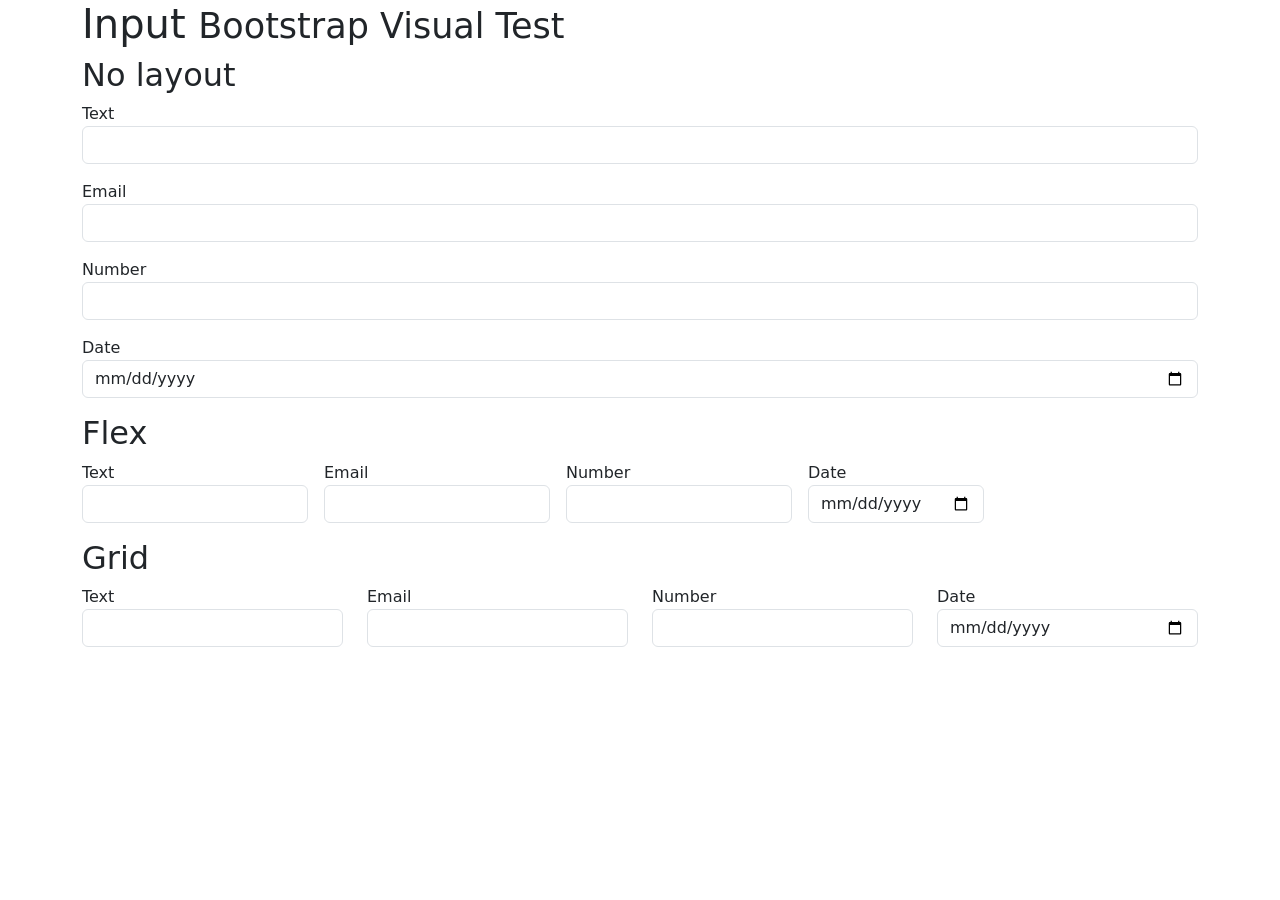
<file: bootstrap-5.3.8/js/tests/visual/input.html>
<!doctype html>
<html lang="en">
  <head>
    <meta charset="utf-8">
    <meta name="viewport" content="width=device-width, initial-scale=1">
    <link href="../../../dist/css/bootstrap.min.css" rel="stylesheet">
    <title>Form</title>
    <style></style>
  </head>
  <body>
    <div class="container">
      <h1>Input <small>Bootstrap Visual Test</small></h1>

      <h2>No layout</h2>

      <div class="mb-3">
        Text
        <input class="form-control">
      </div>
      <div class="mb-3">
        Email
        <input type="email" class="form-control">
      </div>
      <div class="mb-3">
        Number
        <input type="number" class="form-control">
      </div>
      <div class="mb-3">
        Date
        <input type="date" class="form-control">
      </div>

      <h2>Flex</h2>

      <div class="d-flex flex-wrap gap-3 mb-3">
        <div>
          Text
          <input class="form-control">
        </div>
        <div>
          Email
          <input type="email" class="form-control">
        </div>
        <div>
          Number
          <input type="number" class="form-control">
        </div>
        <div>
          Date
          <input type="date" class="form-control">
        </div>
      </div>

      <h2>Grid</h2>

      <div class="row mb-3">
        <div class="col">
          Text
          <input class="form-control">
        </div>
        <div class="col">
          Email
          <input type="email" class="form-control">
        </div>
        <div class="col">
          Number
          <input type="number" class="form-control">
        </div>
        <div class="col">
          Date
          <input type="date" class="form-control">
        </div>
      </div>
    </div>

    <script src="../../../dist/js/bootstrap.bundle.js"></script>
  </body>
</html>
</file>
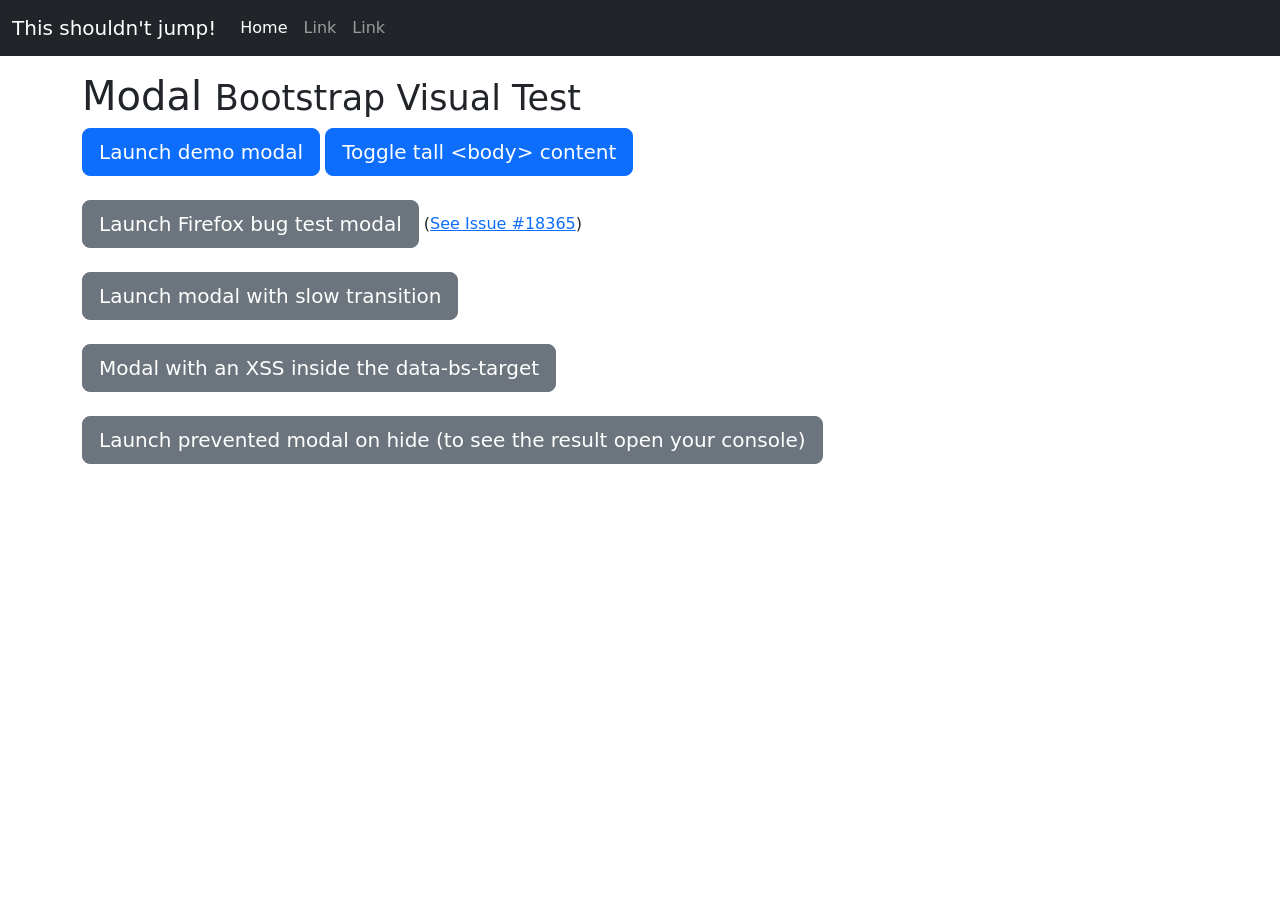
<file: bootstrap-5.3.8/js/tests/visual/modal.html>
<!doctype html>
<html lang="en">
  <head>
    <meta charset="utf-8">
    <meta name="viewport" content="width=device-width, initial-scale=1">
    <link href="../../../dist/css/bootstrap.min.css" rel="stylesheet">
    <title>Modal</title>
    <style>
      #tall {
        height: 1500px;
        width: 100px;
      }
    </style>
  </head>
  <body>
    <nav class="navbar navbar-expand-lg navbar-dark bg-dark">
      <div class="container-fluid">
        <button class="navbar-toggler" type="button" data-bs-toggle="collapse" data-bs-target="#navbarResponsive" aria-controls="navbarResponsive" aria-expanded="false" aria-label="Toggle navigation">
          <span class="navbar-toggler-icon"></span>
        </button>
        <div class="collapse navbar-collapse" id="navbarResponsive">
          <a class="navbar-brand" href="#">This shouldn't jump!</a>
          <ul class="navbar-nav">
            <li class="nav-item">
              <a class="nav-link active" href="#" aria-current="page">Home</a>
            </li>
            <li class="nav-item">
              <a class="nav-link" href="#">Link</a>
            </li>
            <li class="nav-item">
              <a class="nav-link" href="#">Link</a>
            </li>
          </ul>
        </div>
      </div>
    </nav>

    <div class="container mt-3">
      <h1>Modal <small>Bootstrap Visual Test</small></h1>

      <div class="modal fade" id="myModal" tabindex="-1" aria-labelledby="myModalLabel" aria-hidden="true">
        <div class="modal-dialog">
          <div class="modal-content">
            <div class="modal-header">
              <h1 class="modal-title fs-4" id="myModalLabel">Modal title</h1>
              <button type="button" class="btn-close" data-bs-dismiss="modal" aria-label="Close"></button>
            </div>
            <div class="modal-body">
              <h4>Text in a modal</h4>
              <p>Duis mollis, est non commodo luctus, nisi erat porttitor ligula.</p>

              <h4>Popover in a modal</h4>
              <p>This <button type="button" class="btn btn-primary" data-bs-toggle="popover" data-bs-placement="left" title="Popover title" data-bs-content="And here's some amazing content. It's very engaging. Right?">button</button> should trigger a popover on click.</p>


              <h4>Tooltips in a modal</h4>
              <p><a href="#" data-bs-toggle="tooltip" data-bs-placement="top" title="Tooltip on top">This link</a> and <a href="#" data-bs-toggle="tooltip" data-bs-placement="bottom" title="Tooltip on bottom">that link</a> should have tooltips on hover.</p>

              <div id="accordion" role="tablist">
                <div class="card" role="presentation">
                  <div class="card-header" role="tab" id="headingOne">
                    <h5 class="mb-0">
                      <a data-bs-toggle="collapse" href="#collapseOne" aria-expanded="true" aria-controls="collapseOne">
                        Collapsible Group Item #1
                      </a>
                    </h5>
                  </div>

                  <div id="collapseOne" class="collapse show" data-bs-parent="#accordion" role="tabpanel" aria-labelledby="headingOne">
                    <div class="card-body">
                      Anim pariatur cliche reprehenderit, enim eiusmod high life accusamus terry richardson ad squid. 3 wolf moon officia aute, non cupidatat skateboard dolor brunch. Food truck quinoa nesciunt laborum eiusmod. Brunch 3 wolf moon tempor, sunt aliqua put a bird on it squid single-origin coffee nulla assumenda shoreditch et. Nihil anim keffiyeh helvetica, craft beer labore wes anderson cred nesciunt sapiente ea proident. Ad vegan excepteur butcher vice lomo. Leggings occaecat craft beer farm-to-table, raw denim aesthetic synth nesciunt you probably haven't heard of them accusamus labore sustainable VHS.
                    </div>
                  </div>
                </div>
                <div class="card" role="presentation">
                  <div class="card-header" role="tab" id="headingTwo">
                    <h5 class="mb-0">
                      <a class="collapsed" data-bs-toggle="collapse" href="#collapseTwo" aria-expanded="false" aria-controls="collapseTwo">
                        Collapsible Group Item #2
                      </a>
                    </h5>
                  </div>
                  <div id="collapseTwo" class="collapse" data-bs-parent="#accordion" role="tabpanel" aria-labelledby="headingTwo">
                    <div class="card-body">
                      Anim pariatur cliche reprehenderit, enim eiusmod high life accusamus terry richardson ad squid. 3 wolf moon officia aute, non cupidatat skateboard dolor brunch. Food truck quinoa nesciunt laborum eiusmod. Brunch 3 wolf moon tempor, sunt aliqua put a bird on it squid single-origin coffee nulla assumenda shoreditch et. Nihil anim keffiyeh helvetica, craft beer labore wes anderson cred nesciunt sapiente ea proident. Ad vegan excepteur butcher vice lomo. Leggings occaecat craft beer farm-to-table, raw denim aesthetic synth nesciunt you probably haven't heard of them accusamus labore sustainable VHS.
                    </div>
                  </div>
                </div>
                <div class="card" role="presentation">
                  <div class="card-header" role="tab" id="headingThree">
                    <h5 class="mb-0">
                      <a class="collapsed" data-bs-toggle="collapse" href="#collapseThree" aria-expanded="false" aria-controls="collapseThree">
                        Collapsible Group Item #3
                      </a>
                    </h5>
                  </div>
                  <div id="collapseThree" class="collapse" data-bs-parent="#accordion" role="tabpanel" aria-labelledby="headingThree">
                    <div class="card-body">
                      Anim pariatur cliche reprehenderit, enim eiusmod high life accusamus terry richardson ad squid. 3 wolf moon officia aute, non cupidatat skateboard dolor brunch. Food truck quinoa nesciunt laborum eiusmod. Brunch 3 wolf moon tempor, sunt aliqua put a bird on it squid single-origin coffee nulla assumenda shoreditch et. Nihil anim keffiyeh helvetica, craft beer labore wes anderson cred nesciunt sapiente ea proident. Ad vegan excepteur butcher vice lomo. Leggings occaecat craft beer farm-to-table, raw denim aesthetic synth nesciunt you probably haven't heard of them accusamus labore sustainable VHS.
                    </div>
                  </div>
                </div>
              </div>

              <hr>

              <h4>Overflowing text to show scroll behavior</h4>
              <p>Cras mattis consectetur purus sit amet fermentum. Cras justo odio, dapibus ac facilisis in, egestas eget quam. Morbi leo risus, porta ac consectetur ac, vestibulum at eros.</p>
              <p>Praesent commodo cursus magna, vel scelerisque nisl consectetur et. Vivamus sagittis lacus vel augue laoreet rutrum faucibus dolor auctor.</p>
              <p>Aenean lacinia bibendum nulla sed consectetur. Praesent commodo cursus magna, vel scelerisque nisl consectetur et. Donec sed odio dui. Donec ullamcorper nulla non metus auctor fringilla.</p>
              <p>Cras mattis consectetur purus sit amet fermentum. Cras justo odio, dapibus ac facilisis in, egestas eget quam. Morbi leo risus, porta ac consectetur ac, vestibulum at eros.</p>
              <p>Praesent commodo cursus magna, vel scelerisque nisl consectetur et. Vivamus sagittis lacus vel augue laoreet rutrum faucibus dolor auctor.</p>
              <p>Aenean lacinia bibendum nulla sed consectetur. Praesent commodo cursus magna, vel scelerisque nisl consectetur et. Donec sed odio dui. Donec ullamcorper nulla non metus auctor fringilla.</p>
              <p>Cras mattis consectetur purus sit amet fermentum. Cras justo odio, dapibus ac facilisis in, egestas eget quam. Morbi leo risus, porta ac consectetur ac, vestibulum at eros.</p>
              <p>Praesent commodo cursus magna, vel scelerisque nisl consectetur et. Vivamus sagittis lacus vel augue laoreet rutrum faucibus dolor auctor.</p>
              <p>Aenean lacinia bibendum nulla sed consectetur. Praesent commodo cursus magna, vel scelerisque nisl consectetur et. Donec sed odio dui. Donec ullamcorper nulla non metus auctor fringilla.</p>
            </div>
            <div class="modal-footer">
              <button type="button" class="btn btn-secondary" data-bs-dismiss="modal">Close</button>
              <button type="button" class="btn btn-primary">Save changes</button>
            </div>
          </div>
        </div>
      </div>

      <div class="modal fade" id="firefoxModal" tabindex="-1" aria-labelledby="firefoxModalLabel" aria-hidden="true">
        <div class="modal-dialog">
          <div class="modal-content">
            <div class="modal-header">
              <h1 class="modal-title fs-4" id="firefoxModalLabel">Firefox Bug Test</h1>
              <button type="button" class="btn-close" data-bs-dismiss="modal" aria-label="Close"></button>
            </div>
            <div class="modal-body">
              <ol>
                <li>Ensure you're using Firefox.</li>
                <li>Open a new tab and then switch back to this tab.</li>
                <li>Click into this input: <input type="text" id="ff-bug-input"></li>
                <li>Switch to the other tab and then back to this tab.</li>
              </ol>
              <p>Test result: <strong id="ff-bug-test-result"></strong></p>
            </div>
            <div class="modal-footer">
              <button type="button" class="btn btn-secondary" data-bs-dismiss="modal">Close</button>
              <button type="button" class="btn btn-primary">Save changes</button>
            </div>
          </div>
        </div>
      </div>

      <div class="modal fade" id="slowModal" tabindex="-1" aria-labelledby="slowModalLabel" aria-hidden="true" style="transition-duration: 5s;">
        <div class="modal-dialog" style="transition-duration: inherit;">
          <div class="modal-content">
            <div class="modal-header">
              <h1 class="modal-title fs-4" id="slowModalLabel">Lorem slowly</h1>
              <button type="button" class="btn-close" data-bs-dismiss="modal" aria-label="Close"></button>
            </div>
            <div class="modal-body">
              <p>Cum sociis natoque penatibus et magnis dis parturient montes, nascetur ridiculus mus. Duis mollis, est non commodo luctus, nisi erat porttitor ligula, eget lacinia odio sem nec elit. Donec sed odio dui. Nullam quis risus eget urna mollis ornare vel eu leo. Nulla vitae elit libero, a pharetra augue.</p>
            </div>
            <div class="modal-footer">
              <button type="button" class="btn btn-secondary" data-bs-dismiss="modal">Close</button>
              <button type="button" class="btn btn-primary">Save changes</button>
            </div>
          </div>
        </div>
      </div>

      <button type="button" class="btn btn-primary btn-lg" data-bs-toggle="modal" data-bs-target="#myModal">
        Launch demo modal
      </button>

      <button type="button" class="btn btn-primary btn-lg" id="tall-toggle">
        Toggle tall &lt;body&gt; content
      </button>

      <br><br>

      <button type="button" class="btn btn-secondary btn-lg" data-bs-toggle="modal" data-bs-target="#firefoxModal">
        Launch Firefox bug test modal
      </button>
      (<a href="https://github.com/twbs/bootstrap/issues/18365">See Issue #18365</a>)

      <br><br>

      <button type="button" class="btn btn-secondary btn-lg" data-bs-toggle="modal" data-bs-target="#slowModal">
        Launch modal with slow transition
      </button>

      <br><br>

      <div class="text-bg-dark p-2" id="tall" style="display: none;">
        Tall body content to force the page to have a scrollbar.
      </div>

      <button type="button" class="btn btn-secondary btn-lg" data-bs-toggle="modal" data-bs-target="&#x3C;div class=&#x22;modal fade the-bad&#x22; tabindex=&#x22;-1&#x22;&#x3E;&#x3C;div class=&#x22;modal-dialog&#x22;&#x3E;&#x3C;div class=&#x22;modal-content&#x22;&#x3E;&#x3C;div class=&#x22;modal-header&#x22;&#x3E;&#x3C;button type=&#x22;button&#x22; class=&#x22;btn-close&#x22; data-bs-dismiss=&#x22;modal&#x22; aria-label=&#x22;Close&#x22;&#x3E;&#x3C;span aria-hidden=&#x22;true&#x22;&#x3E;&#x26;times;&#x3C;/span&#x3E;&#x3C;/button&#x3E;&#x3C;h1 class=&#x22;modal-title fs-4&#x22;&#x3E;The Bad Modal&#x3C;/h1&#x3E;&#x3C;/div&#x3E;&#x3C;div class=&#x22;modal-body&#x22;&#x3E;This modal&#x27;s HTTML source code is declared inline, inside the data-bs-target attribute of it&#x27;s show-button&#x3C;/div&#x3E;&#x3C;/div&#x3E;&#x3C;/div&#x3E;&#x3C;/div&#x3E;">
        Modal with an XSS inside the data-bs-target
      </button>

      <br><br>

      <button type="button" class="btn btn-secondary btn-lg" id="btnPreventModal">
        Launch prevented modal on hide (to see the result open your console)
      </button>
    </div>

    <script src="../../../dist/js/bootstrap.bundle.js"></script>
    <script>
      /* global bootstrap: false */

      const ffBugTestResult = document.getElementById('ff-bug-test-result')
      const firefoxTestDone = false

      function reportFirefoxTestResult(result) {
        if (!firefoxTestDone) {
          ffBugTestResult.classList.add(result ? 'text-success' : 'text-danger')
          ffBugTestResult.textContent = result ? 'PASS' : 'FAIL'
        }
      }

      document.querySelectorAll('[data-bs-toggle="popover"]').forEach(popoverEl => new bootstrap.Popover(popoverEl))

      document.querySelectorAll('[data-bs-toggle="tooltip"]').forEach(tooltipEl => new bootstrap.Tooltip(tooltipEl))

      const tall = document.getElementById('tall')
      document.getElementById('tall-toggle').addEventListener('click', () => {
        tall.style.display = tall.style.display === 'none' ? 'block' : 'none'
      })

      const ffBugInput = document.getElementById('ff-bug-input')
      const firefoxModal = document.getElementById('firefoxModal')
      function handlerClickFfBugInput() {
        firefoxModal.addEventListener('focus', reportFirefoxTestResult.bind(false))
        ffBugInput.addEventListener('focus', reportFirefoxTestResult.bind(true))
        ffBugInput.removeEventListener('focus', handlerClickFfBugInput)
      }

      ffBugInput.addEventListener('focus', handlerClickFfBugInput)

      const modalFf = new bootstrap.Modal(firefoxModal)

      document.getElementById('btnPreventModal').addEventListener('click', () => {
        const shownFirefoxModal = () => {
          modalFf.hide()
          firefoxModal.removeEventListener('shown.bs.modal', hideFirefoxModal)
        }

        const hideFirefoxModal = event => {
          event.preventDefault()
          firefoxModal.removeEventListener('hide.bs.modal', hideFirefoxModal)

          if (modalFf._isTransitioning) {
            console.error('Modal plugin should not set _isTransitioning when hide event is prevented')
          } else {
            console.log('Test passed')
            modalFf.hide() // work as expected
          }
        }

        firefoxModal.addEventListener('shown.bs.modal', shownFirefoxModal)
        firefoxModal.addEventListener('hide.bs.modal', hideFirefoxModal)
        modalFf.show()
      })

      // Test transition duration
      let t0
      let t1
      const slowModal = document.getElementById('slowModal')

      slowModal.addEventListener('shown.bs.modal', () => {
        t1 = performance.now()
        console.log(`transition-duration took ${t1 - t0}ms.`)
      })

      slowModal.addEventListener('show.bs.modal', () => {
        t0 = performance.now()
      })
    </script>
  </body>
</html>
</file>
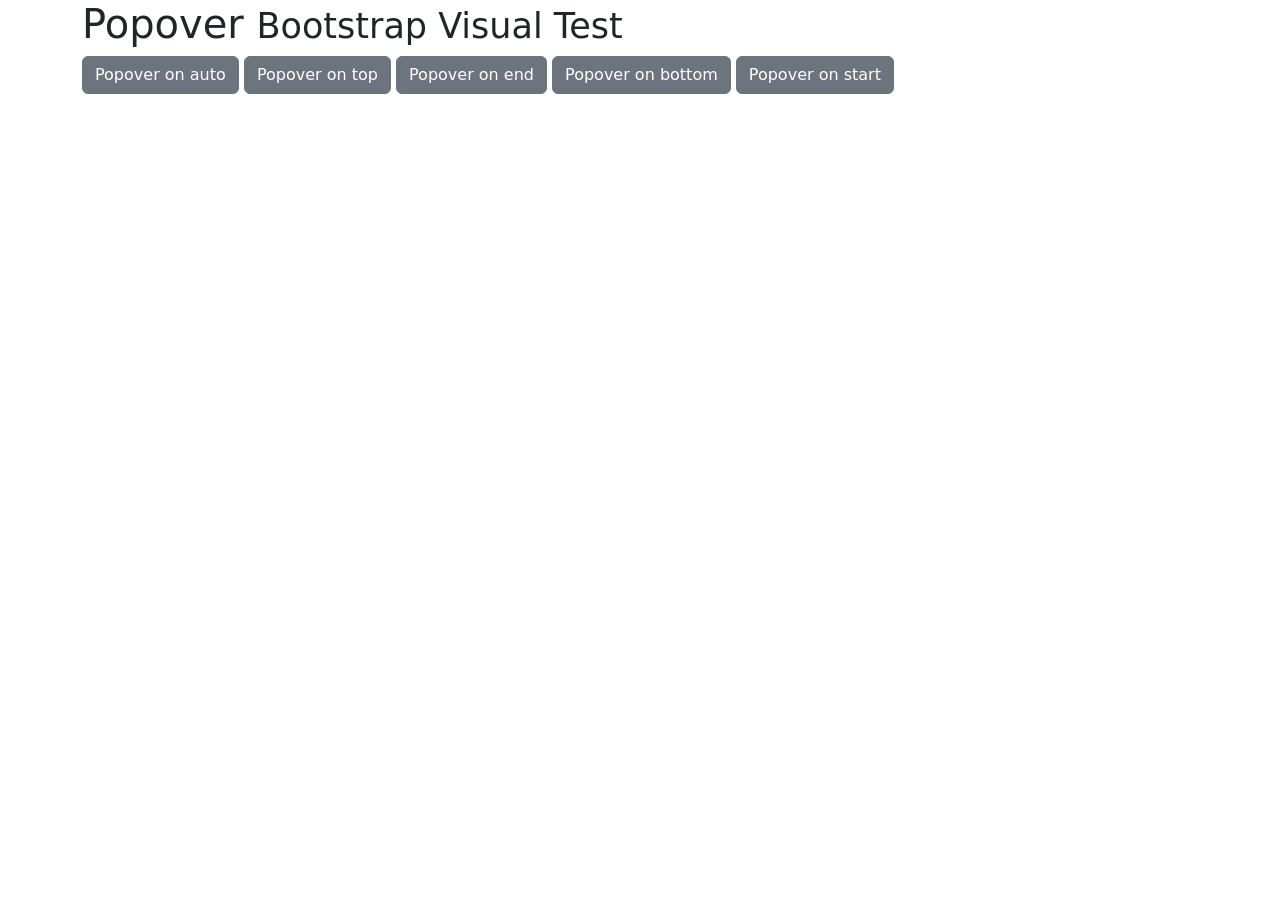
<file: bootstrap-5.3.8/js/tests/visual/popover.html>
<!doctype html>
<html lang="en">
  <head>
    <meta charset="utf-8">
    <meta name="viewport" content="width=device-width, initial-scale=1">
    <link href="../../../dist/css/bootstrap.min.css" rel="stylesheet">
    <title>Popover</title>
  </head>
  <body>
    <div class="container">
      <h1>Popover <small>Bootstrap Visual Test</small></h1>

      <button type="button" class="btn btn-secondary" data-bs-container="body" data-bs-toggle="popover" data-bs-placement="auto" data-bs-content="Vivamus sagittis lacus vel augue laoreet rutrum faucibus.">
        Popover on auto
      </button>

      <button type="button" class="btn btn-secondary" data-bs-container="body" data-bs-toggle="popover" data-bs-placement="top" data-bs-content="Default placement was on top but not enough place">
        Popover on top
      </button>

      <button type="button" class="btn btn-secondary" data-bs-container="body" data-bs-toggle="popover" data-bs-placement="right" data-bs-content="Vivamus sagittis lacus vel augue laoreet rutrum faucibus.">
        Popover on end
      </button>

      <button type="button" class="btn btn-secondary" data-bs-container="body" data-bs-toggle="popover" data-bs-placement="bottom" data-bs-content="Vivamus sagittis lacus vel augue laoreet rutrum faucibus.">
        Popover on bottom
      </button>

      <button type="button" class="btn btn-secondary" data-bs-container="body" data-bs-toggle="popover" data-bs-placement="left" data-bs-content="Vivamus sagittis lacus vel augue laoreet rutrum faucibus.">
        Popover on start
      </button>
    </div>

    <script src="../../../dist/js/bootstrap.bundle.js"></script>
    <script>
      /* global bootstrap: false */

      document.querySelectorAll('[data-bs-toggle="popover"]').forEach(popoverEl => new bootstrap.Popover(popoverEl))
    </script>
  </body>
</html>
</file>
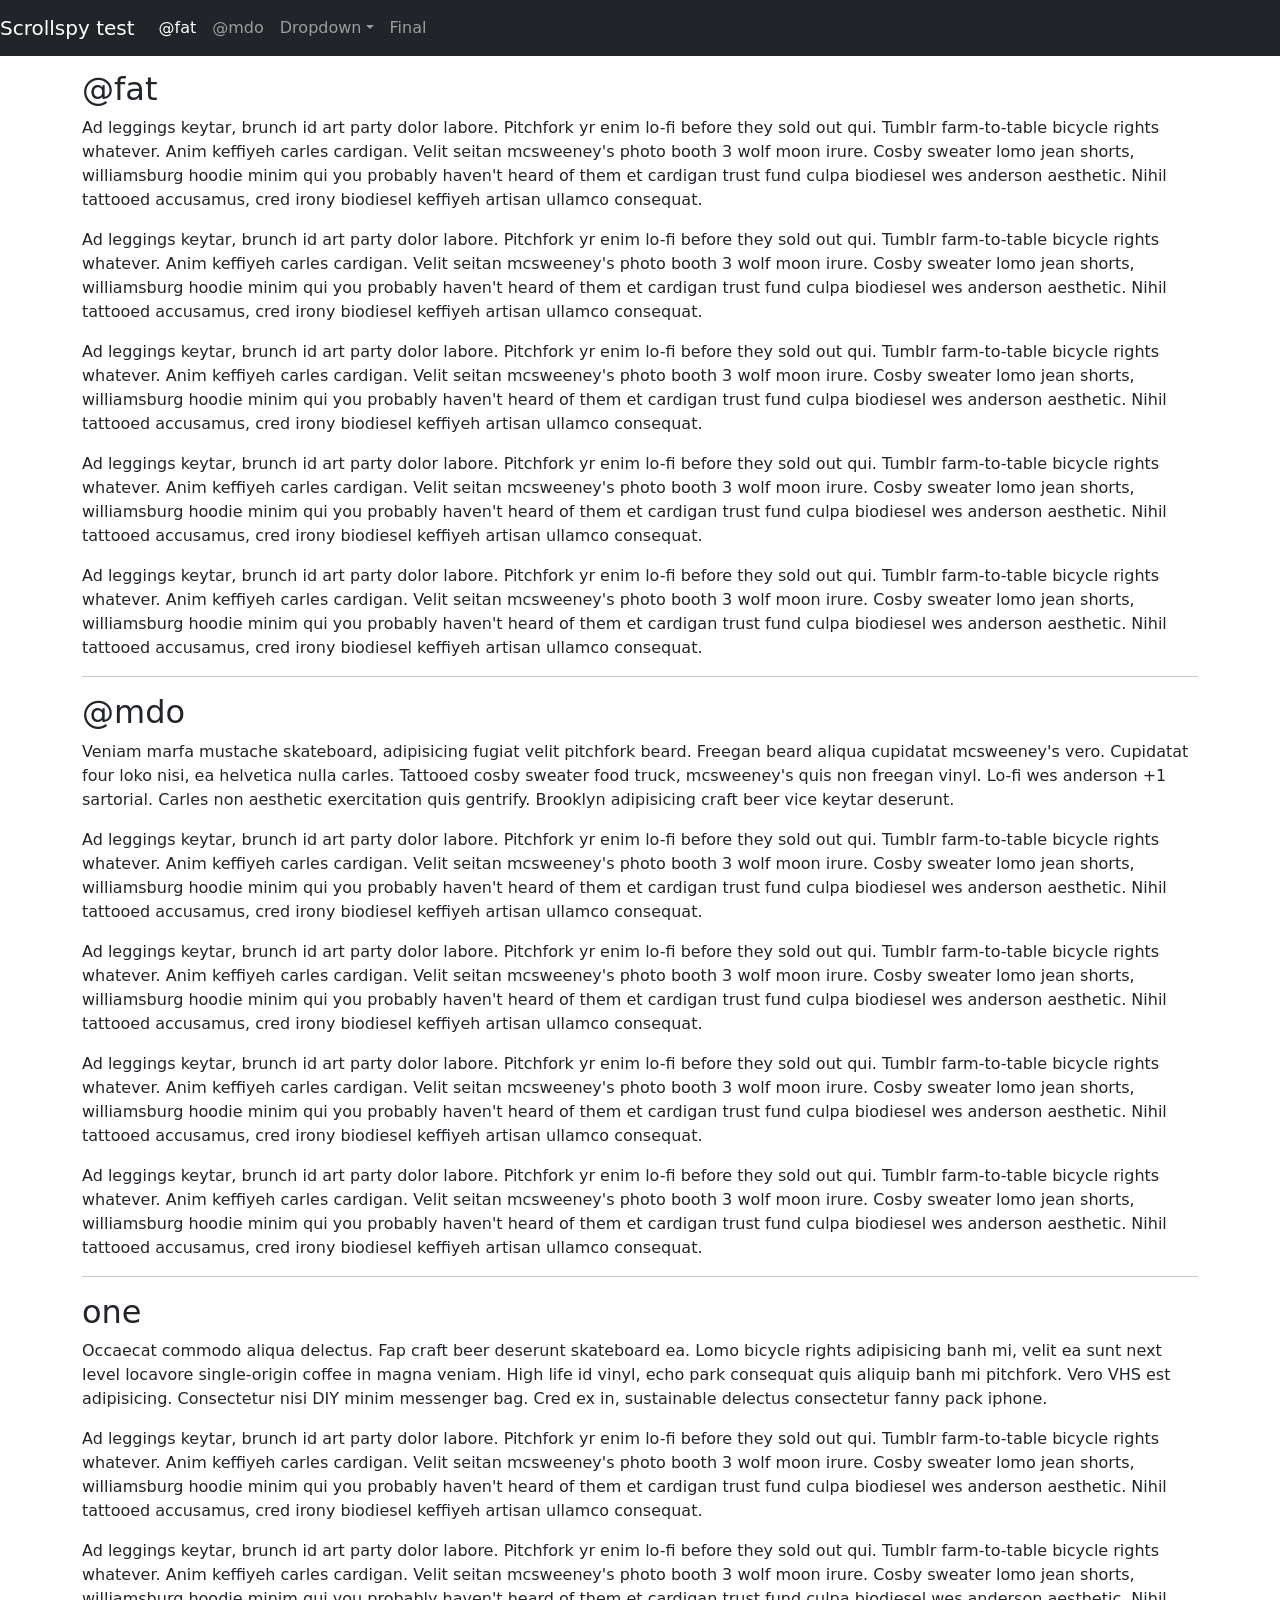
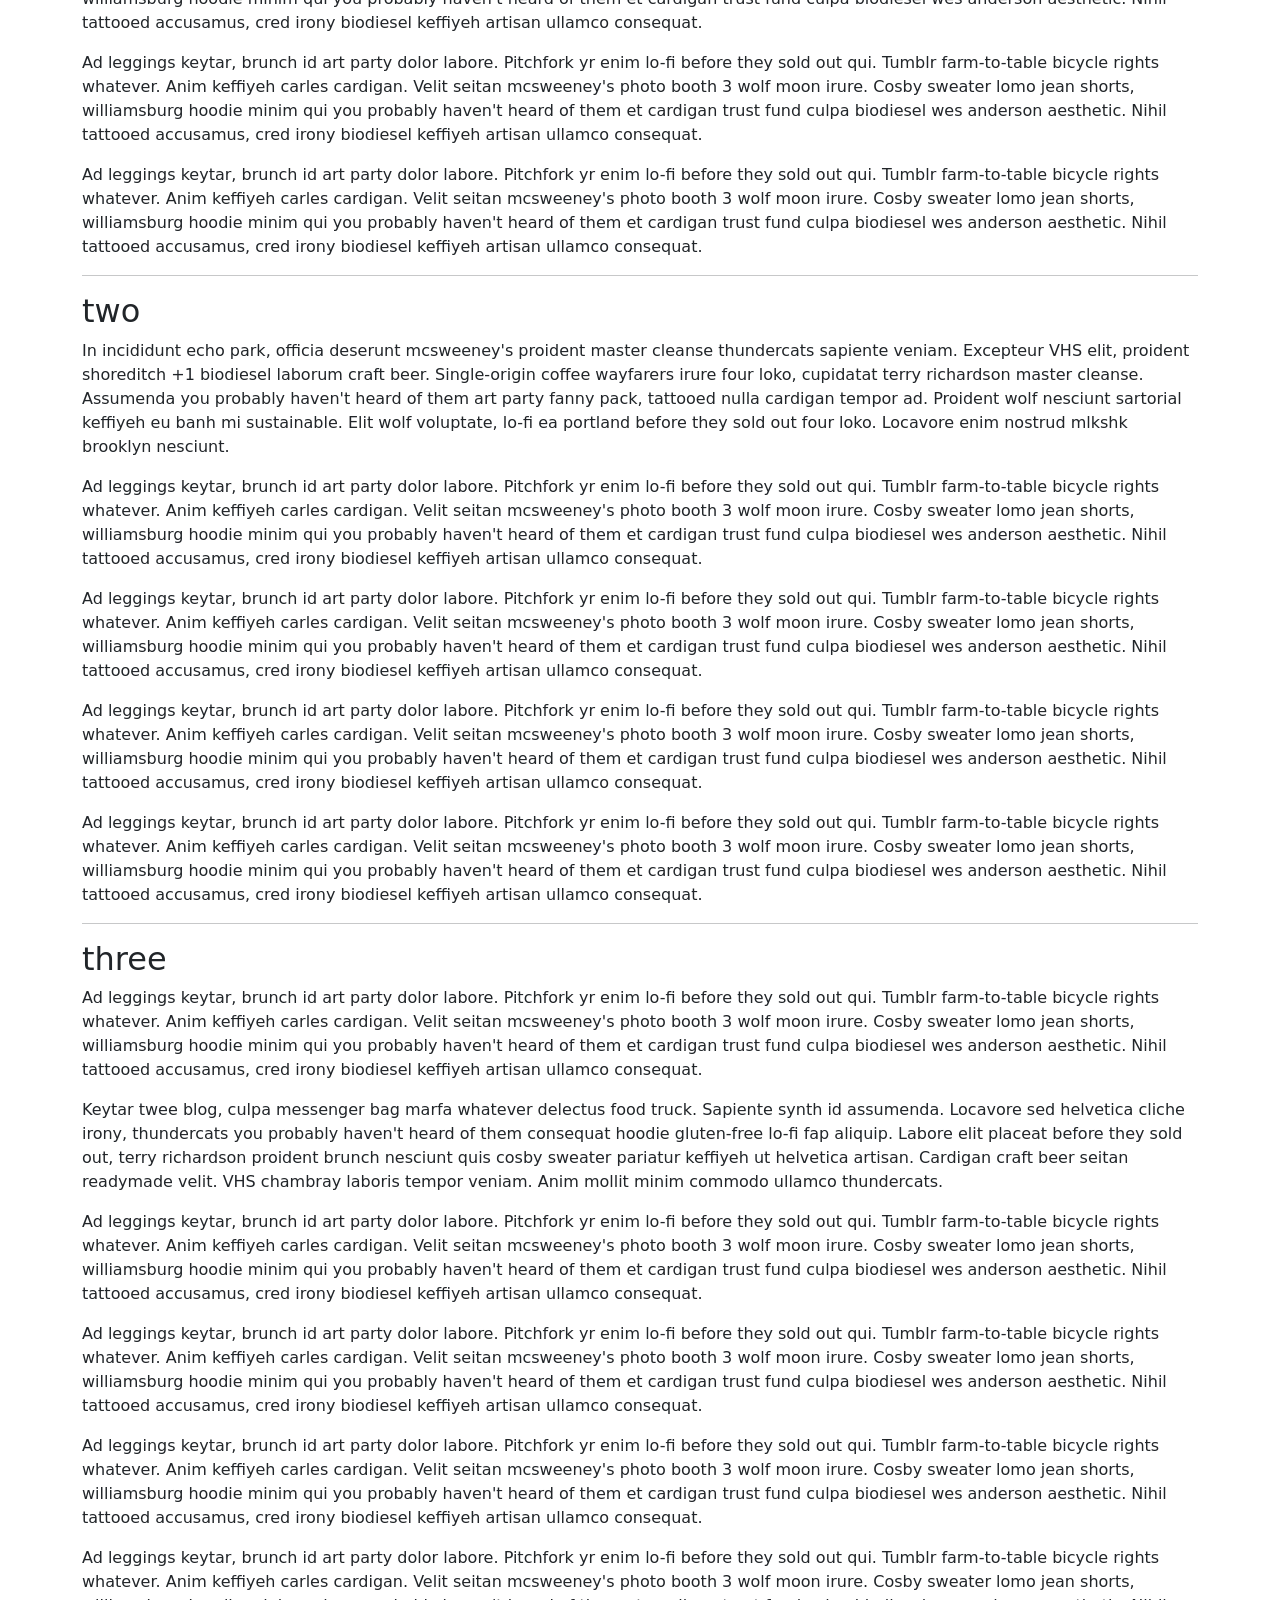
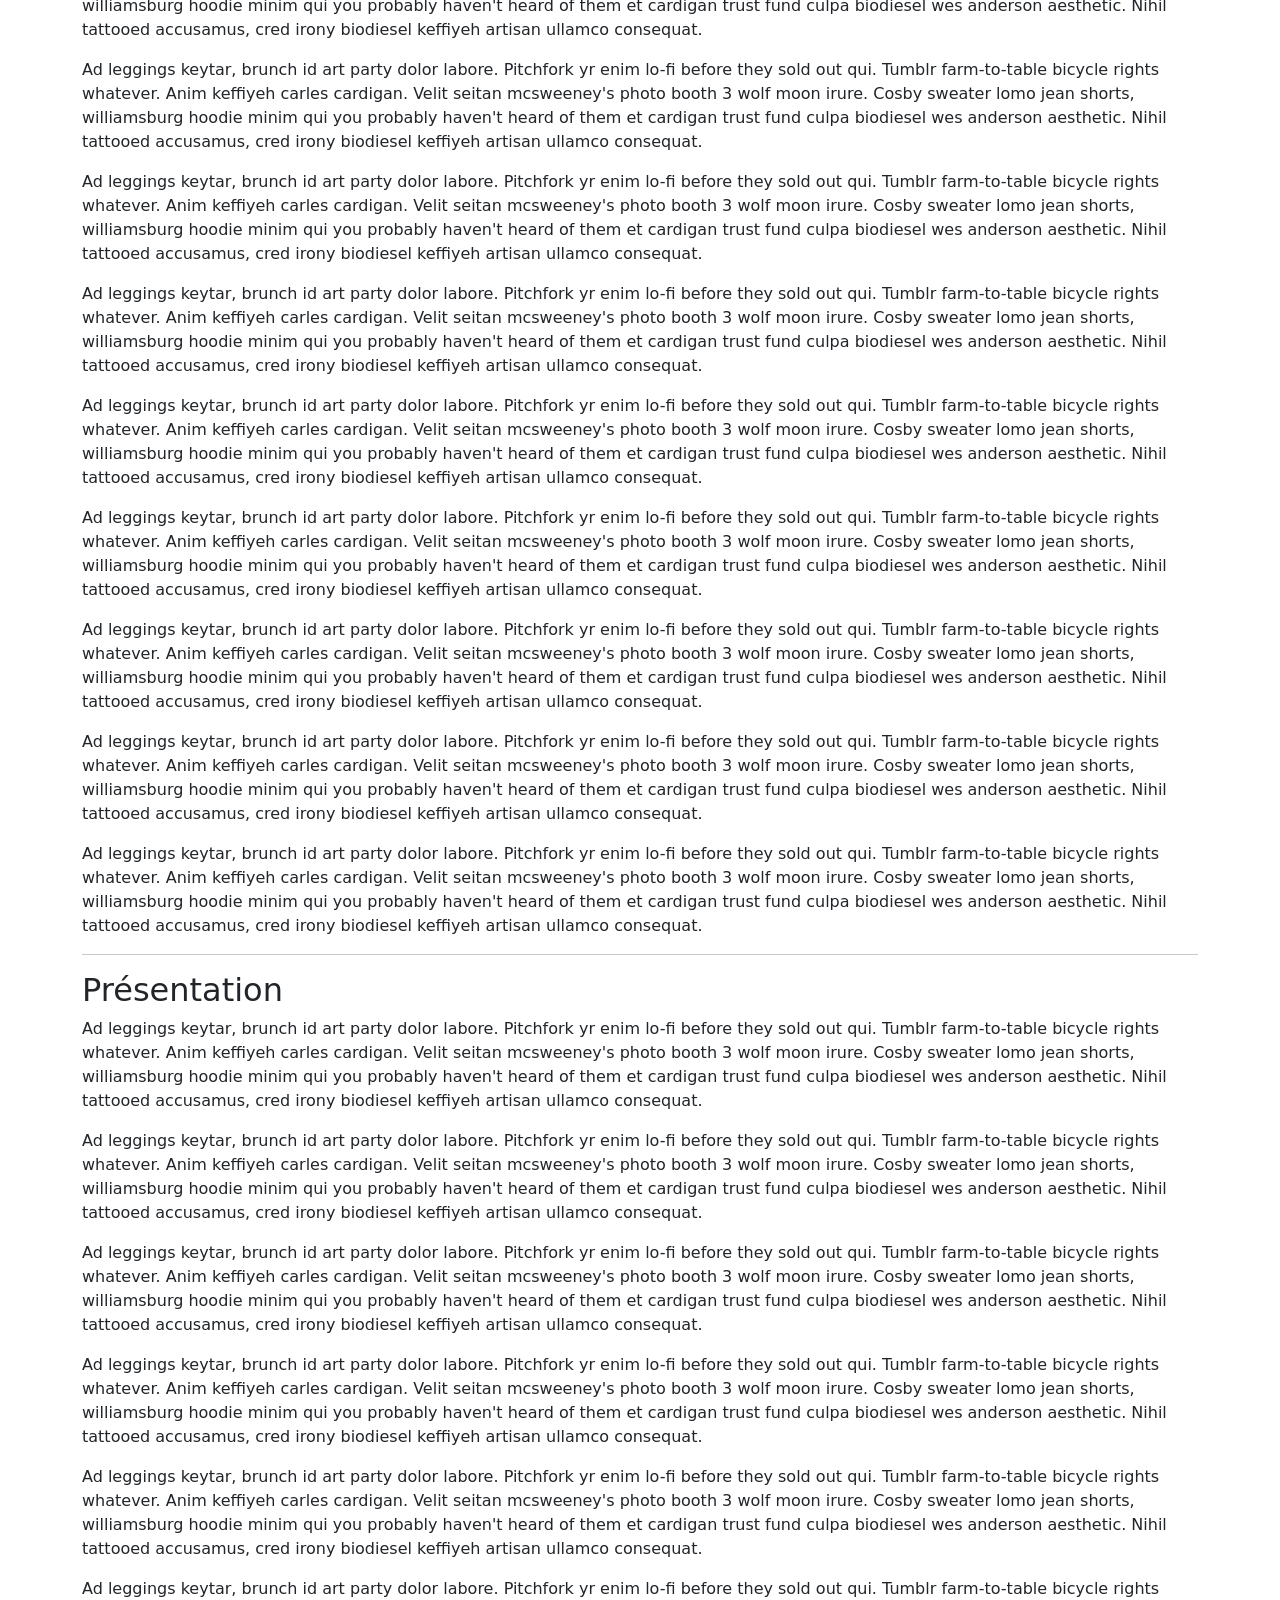
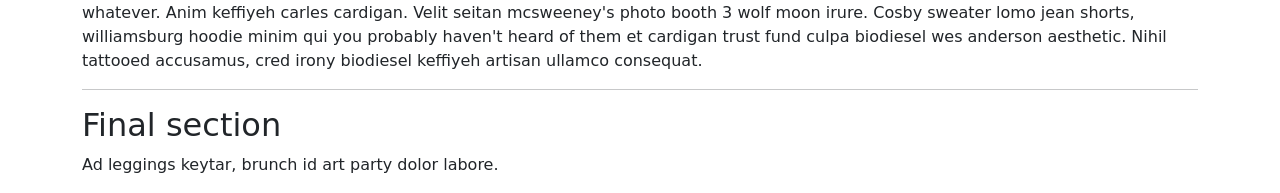
<file: bootstrap-5.3.8/js/tests/visual/scrollspy.html>
<!doctype html>
<html lang="en">
  <head>
    <meta charset="utf-8">
    <meta name="viewport" content="width=device-width, initial-scale=1">
    <link href="../../../dist/css/bootstrap.min.css" rel="stylesheet">
    <title>Scrollspy</title>
    <style>
      body { padding-top: 70px; }
    </style>
  </head>
  <body data-bs-spy="scroll" data-bs-target=".navbar" data-bs-offset="70">
    <nav class="navbar navbar-expand-md navbar-dark bg-dark fixed-top">
      <a class="navbar-brand" href="#">Scrollspy test</a>
      <button class="navbar-toggler" type="button" data-bs-toggle="collapse" data-bs-target="#navbarSupportedContent" aria-controls="navbarSupportedContent" aria-expanded="false" aria-label="Toggle navigation">
        <span class="navbar-toggler-icon"></span>
      </button>
      <div class="navbar-collapse collapse" id="navbarSupportedContent">
        <ul class="navbar-nav me-auto">
          <li class="nav-item">
            <a class="nav-link" href="#fat">@fat</a>
          </li>
          <li class="nav-item">
            <a class="nav-link" href="#mdo">@mdo</a>
          </li>
          <li class="nav-item dropdown">
            <a class="nav-link dropdown-toggle" href="#" data-bs-toggle="dropdown" aria-expanded="false">Dropdown</a>
            <ul class="dropdown-menu">
              <li><a class="dropdown-item" href="#one">One</a></li>
              <li><a class="dropdown-item" href="#two">Two</a></li>
              <li><a class="dropdown-item" href="#three">Three</a></li>
              <li><a class="dropdown-item" href="#présentation">Présentation</a></li>
            </ul>
          </li>
          <li class="nav-item">
            <a class="nav-link" href="#final">Final</a>
          </li>
        </ul>
      </div>
    </nav>
    <div class="container">
      <h2 id="fat">@fat</h2>
      <p>Ad leggings keytar, brunch id art party dolor labore. Pitchfork yr enim lo-fi before they sold out qui. Tumblr farm-to-table bicycle rights whatever. Anim keffiyeh carles cardigan. Velit seitan mcsweeney's photo booth 3 wolf moon irure. Cosby sweater lomo jean shorts, williamsburg hoodie minim qui you probably haven't heard of them et cardigan trust fund culpa biodiesel wes anderson aesthetic. Nihil tattooed accusamus, cred irony biodiesel keffiyeh artisan ullamco consequat.</p>
      <p>Ad leggings keytar, brunch id art party dolor labore. Pitchfork yr enim lo-fi before they sold out qui. Tumblr farm-to-table bicycle rights whatever. Anim keffiyeh carles cardigan. Velit seitan mcsweeney's photo booth 3 wolf moon irure. Cosby sweater lomo jean shorts, williamsburg hoodie minim qui you probably haven't heard of them et cardigan trust fund culpa biodiesel wes anderson aesthetic. Nihil tattooed accusamus, cred irony biodiesel keffiyeh artisan ullamco consequat.</p>
      <p>Ad leggings keytar, brunch id art party dolor labore. Pitchfork yr enim lo-fi before they sold out qui. Tumblr farm-to-table bicycle rights whatever. Anim keffiyeh carles cardigan. Velit seitan mcsweeney's photo booth 3 wolf moon irure. Cosby sweater lomo jean shorts, williamsburg hoodie minim qui you probably haven't heard of them et cardigan trust fund culpa biodiesel wes anderson aesthetic. Nihil tattooed accusamus, cred irony biodiesel keffiyeh artisan ullamco consequat.</p>
      <p>Ad leggings keytar, brunch id art party dolor labore. Pitchfork yr enim lo-fi before they sold out qui. Tumblr farm-to-table bicycle rights whatever. Anim keffiyeh carles cardigan. Velit seitan mcsweeney's photo booth 3 wolf moon irure. Cosby sweater lomo jean shorts, williamsburg hoodie minim qui you probably haven't heard of them et cardigan trust fund culpa biodiesel wes anderson aesthetic. Nihil tattooed accusamus, cred irony biodiesel keffiyeh artisan ullamco consequat.</p>
      <p>Ad leggings keytar, brunch id art party dolor labore. Pitchfork yr enim lo-fi before they sold out qui. Tumblr farm-to-table bicycle rights whatever. Anim keffiyeh carles cardigan. Velit seitan mcsweeney's photo booth 3 wolf moon irure. Cosby sweater lomo jean shorts, williamsburg hoodie minim qui you probably haven't heard of them et cardigan trust fund culpa biodiesel wes anderson aesthetic. Nihil tattooed accusamus, cred irony biodiesel keffiyeh artisan ullamco consequat.</p>
      <hr>
      <h2 id="mdo">@mdo</h2>
      <p>Veniam marfa mustache skateboard, adipisicing fugiat velit pitchfork beard. Freegan beard aliqua cupidatat mcsweeney's vero. Cupidatat four loko nisi, ea helvetica nulla carles. Tattooed cosby sweater food truck, mcsweeney's quis non freegan vinyl. Lo-fi wes anderson +1 sartorial. Carles non aesthetic exercitation quis gentrify. Brooklyn adipisicing craft beer vice keytar deserunt.</p>
      <p>Ad leggings keytar, brunch id art party dolor labore. Pitchfork yr enim lo-fi before they sold out qui. Tumblr farm-to-table bicycle rights whatever. Anim keffiyeh carles cardigan. Velit seitan mcsweeney's photo booth 3 wolf moon irure. Cosby sweater lomo jean shorts, williamsburg hoodie minim qui you probably haven't heard of them et cardigan trust fund culpa biodiesel wes anderson aesthetic. Nihil tattooed accusamus, cred irony biodiesel keffiyeh artisan ullamco consequat.</p>
      <p>Ad leggings keytar, brunch id art party dolor labore. Pitchfork yr enim lo-fi before they sold out qui. Tumblr farm-to-table bicycle rights whatever. Anim keffiyeh carles cardigan. Velit seitan mcsweeney's photo booth 3 wolf moon irure. Cosby sweater lomo jean shorts, williamsburg hoodie minim qui you probably haven't heard of them et cardigan trust fund culpa biodiesel wes anderson aesthetic. Nihil tattooed accusamus, cred irony biodiesel keffiyeh artisan ullamco consequat.</p>
      <p>Ad leggings keytar, brunch id art party dolor labore. Pitchfork yr enim lo-fi before they sold out qui. Tumblr farm-to-table bicycle rights whatever. Anim keffiyeh carles cardigan. Velit seitan mcsweeney's photo booth 3 wolf moon irure. Cosby sweater lomo jean shorts, williamsburg hoodie minim qui you probably haven't heard of them et cardigan trust fund culpa biodiesel wes anderson aesthetic. Nihil tattooed accusamus, cred irony biodiesel keffiyeh artisan ullamco consequat.</p>
      <p>Ad leggings keytar, brunch id art party dolor labore. Pitchfork yr enim lo-fi before they sold out qui. Tumblr farm-to-table bicycle rights whatever. Anim keffiyeh carles cardigan. Velit seitan mcsweeney's photo booth 3 wolf moon irure. Cosby sweater lomo jean shorts, williamsburg hoodie minim qui you probably haven't heard of them et cardigan trust fund culpa biodiesel wes anderson aesthetic. Nihil tattooed accusamus, cred irony biodiesel keffiyeh artisan ullamco consequat.</p>
      <hr>
      <h2 id="one">one</h2>
      <p>Occaecat commodo aliqua delectus. Fap craft beer deserunt skateboard ea. Lomo bicycle rights adipisicing banh mi, velit ea sunt next level locavore single-origin coffee in magna veniam. High life id vinyl, echo park consequat quis aliquip banh mi pitchfork. Vero VHS est adipisicing. Consectetur nisi DIY minim messenger bag. Cred ex in, sustainable delectus consectetur fanny pack iphone.</p>
      <p>Ad leggings keytar, brunch id art party dolor labore. Pitchfork yr enim lo-fi before they sold out qui. Tumblr farm-to-table bicycle rights whatever. Anim keffiyeh carles cardigan. Velit seitan mcsweeney's photo booth 3 wolf moon irure. Cosby sweater lomo jean shorts, williamsburg hoodie minim qui you probably haven't heard of them et cardigan trust fund culpa biodiesel wes anderson aesthetic. Nihil tattooed accusamus, cred irony biodiesel keffiyeh artisan ullamco consequat.</p>
      <p>Ad leggings keytar, brunch id art party dolor labore. Pitchfork yr enim lo-fi before they sold out qui. Tumblr farm-to-table bicycle rights whatever. Anim keffiyeh carles cardigan. Velit seitan mcsweeney's photo booth 3 wolf moon irure. Cosby sweater lomo jean shorts, williamsburg hoodie minim qui you probably haven't heard of them et cardigan trust fund culpa biodiesel wes anderson aesthetic. Nihil tattooed accusamus, cred irony biodiesel keffiyeh artisan ullamco consequat.</p>
      <p>Ad leggings keytar, brunch id art party dolor labore. Pitchfork yr enim lo-fi before they sold out qui. Tumblr farm-to-table bicycle rights whatever. Anim keffiyeh carles cardigan. Velit seitan mcsweeney's photo booth 3 wolf moon irure. Cosby sweater lomo jean shorts, williamsburg hoodie minim qui you probably haven't heard of them et cardigan trust fund culpa biodiesel wes anderson aesthetic. Nihil tattooed accusamus, cred irony biodiesel keffiyeh artisan ullamco consequat.</p>
      <p>Ad leggings keytar, brunch id art party dolor labore. Pitchfork yr enim lo-fi before they sold out qui. Tumblr farm-to-table bicycle rights whatever. Anim keffiyeh carles cardigan. Velit seitan mcsweeney's photo booth 3 wolf moon irure. Cosby sweater lomo jean shorts, williamsburg hoodie minim qui you probably haven't heard of them et cardigan trust fund culpa biodiesel wes anderson aesthetic. Nihil tattooed accusamus, cred irony biodiesel keffiyeh artisan ullamco consequat.</p>
      <hr>
      <h2 id="two">two</h2>
      <p>In incididunt echo park, officia deserunt mcsweeney's proident master cleanse thundercats sapiente veniam. Excepteur VHS elit, proident shoreditch +1 biodiesel laborum craft beer. Single-origin coffee wayfarers irure four loko, cupidatat terry richardson master cleanse. Assumenda you probably haven't heard of them art party fanny pack, tattooed nulla cardigan tempor ad. Proident wolf nesciunt sartorial keffiyeh eu banh mi sustainable. Elit wolf voluptate, lo-fi ea portland before they sold out four loko. Locavore enim nostrud mlkshk brooklyn nesciunt.</p>
      <p>Ad leggings keytar, brunch id art party dolor labore. Pitchfork yr enim lo-fi before they sold out qui. Tumblr farm-to-table bicycle rights whatever. Anim keffiyeh carles cardigan. Velit seitan mcsweeney's photo booth 3 wolf moon irure. Cosby sweater lomo jean shorts, williamsburg hoodie minim qui you probably haven't heard of them et cardigan trust fund culpa biodiesel wes anderson aesthetic. Nihil tattooed accusamus, cred irony biodiesel keffiyeh artisan ullamco consequat.</p>
      <p>Ad leggings keytar, brunch id art party dolor labore. Pitchfork yr enim lo-fi before they sold out qui. Tumblr farm-to-table bicycle rights whatever. Anim keffiyeh carles cardigan. Velit seitan mcsweeney's photo booth 3 wolf moon irure. Cosby sweater lomo jean shorts, williamsburg hoodie minim qui you probably haven't heard of them et cardigan trust fund culpa biodiesel wes anderson aesthetic. Nihil tattooed accusamus, cred irony biodiesel keffiyeh artisan ullamco consequat.</p>
      <p>Ad leggings keytar, brunch id art party dolor labore. Pitchfork yr enim lo-fi before they sold out qui. Tumblr farm-to-table bicycle rights whatever. Anim keffiyeh carles cardigan. Velit seitan mcsweeney's photo booth 3 wolf moon irure. Cosby sweater lomo jean shorts, williamsburg hoodie minim qui you probably haven't heard of them et cardigan trust fund culpa biodiesel wes anderson aesthetic. Nihil tattooed accusamus, cred irony biodiesel keffiyeh artisan ullamco consequat.</p>
      <p>Ad leggings keytar, brunch id art party dolor labore. Pitchfork yr enim lo-fi before they sold out qui. Tumblr farm-to-table bicycle rights whatever. Anim keffiyeh carles cardigan. Velit seitan mcsweeney's photo booth 3 wolf moon irure. Cosby sweater lomo jean shorts, williamsburg hoodie minim qui you probably haven't heard of them et cardigan trust fund culpa biodiesel wes anderson aesthetic. Nihil tattooed accusamus, cred irony biodiesel keffiyeh artisan ullamco consequat.</p>
      <hr>
      <h2 id="three">three</h2>
      <p>Ad leggings keytar, brunch id art party dolor labore. Pitchfork yr enim lo-fi before they sold out qui. Tumblr farm-to-table bicycle rights whatever. Anim keffiyeh carles cardigan. Velit seitan mcsweeney's photo booth 3 wolf moon irure. Cosby sweater lomo jean shorts, williamsburg hoodie minim qui you probably haven't heard of them et cardigan trust fund culpa biodiesel wes anderson aesthetic. Nihil tattooed accusamus, cred irony biodiesel keffiyeh artisan ullamco consequat.</p>
      <p>Keytar twee blog, culpa messenger bag marfa whatever delectus food truck. Sapiente synth id assumenda. Locavore sed helvetica cliche irony, thundercats you probably haven't heard of them consequat hoodie gluten-free lo-fi fap aliquip. Labore elit placeat before they sold out, terry richardson proident brunch nesciunt quis cosby sweater pariatur keffiyeh ut helvetica artisan. Cardigan craft beer seitan readymade velit. VHS chambray laboris tempor veniam. Anim mollit minim commodo ullamco thundercats.</p>
      <p>Ad leggings keytar, brunch id art party dolor labore. Pitchfork yr enim lo-fi before they sold out qui. Tumblr farm-to-table bicycle rights whatever. Anim keffiyeh carles cardigan. Velit seitan mcsweeney's photo booth 3 wolf moon irure. Cosby sweater lomo jean shorts, williamsburg hoodie minim qui you probably haven't heard of them et cardigan trust fund culpa biodiesel wes anderson aesthetic. Nihil tattooed accusamus, cred irony biodiesel keffiyeh artisan ullamco consequat.</p>
      <p>Ad leggings keytar, brunch id art party dolor labore. Pitchfork yr enim lo-fi before they sold out qui. Tumblr farm-to-table bicycle rights whatever. Anim keffiyeh carles cardigan. Velit seitan mcsweeney's photo booth 3 wolf moon irure. Cosby sweater lomo jean shorts, williamsburg hoodie minim qui you probably haven't heard of them et cardigan trust fund culpa biodiesel wes anderson aesthetic. Nihil tattooed accusamus, cred irony biodiesel keffiyeh artisan ullamco consequat.</p>
      <p>Ad leggings keytar, brunch id art party dolor labore. Pitchfork yr enim lo-fi before they sold out qui. Tumblr farm-to-table bicycle rights whatever. Anim keffiyeh carles cardigan. Velit seitan mcsweeney's photo booth 3 wolf moon irure. Cosby sweater lomo jean shorts, williamsburg hoodie minim qui you probably haven't heard of them et cardigan trust fund culpa biodiesel wes anderson aesthetic. Nihil tattooed accusamus, cred irony biodiesel keffiyeh artisan ullamco consequat.</p>
      <p>Ad leggings keytar, brunch id art party dolor labore. Pitchfork yr enim lo-fi before they sold out qui. Tumblr farm-to-table bicycle rights whatever. Anim keffiyeh carles cardigan. Velit seitan mcsweeney's photo booth 3 wolf moon irure. Cosby sweater lomo jean shorts, williamsburg hoodie minim qui you probably haven't heard of them et cardigan trust fund culpa biodiesel wes anderson aesthetic. Nihil tattooed accusamus, cred irony biodiesel keffiyeh artisan ullamco consequat.</p>
      <p>Ad leggings keytar, brunch id art party dolor labore. Pitchfork yr enim lo-fi before they sold out qui. Tumblr farm-to-table bicycle rights whatever. Anim keffiyeh carles cardigan. Velit seitan mcsweeney's photo booth 3 wolf moon irure. Cosby sweater lomo jean shorts, williamsburg hoodie minim qui you probably haven't heard of them et cardigan trust fund culpa biodiesel wes anderson aesthetic. Nihil tattooed accusamus, cred irony biodiesel keffiyeh artisan ullamco consequat.</p>
      <p>Ad leggings keytar, brunch id art party dolor labore. Pitchfork yr enim lo-fi before they sold out qui. Tumblr farm-to-table bicycle rights whatever. Anim keffiyeh carles cardigan. Velit seitan mcsweeney's photo booth 3 wolf moon irure. Cosby sweater lomo jean shorts, williamsburg hoodie minim qui you probably haven't heard of them et cardigan trust fund culpa biodiesel wes anderson aesthetic. Nihil tattooed accusamus, cred irony biodiesel keffiyeh artisan ullamco consequat.</p>
      <p>Ad leggings keytar, brunch id art party dolor labore. Pitchfork yr enim lo-fi before they sold out qui. Tumblr farm-to-table bicycle rights whatever. Anim keffiyeh carles cardigan. Velit seitan mcsweeney's photo booth 3 wolf moon irure. Cosby sweater lomo jean shorts, williamsburg hoodie minim qui you probably haven't heard of them et cardigan trust fund culpa biodiesel wes anderson aesthetic. Nihil tattooed accusamus, cred irony biodiesel keffiyeh artisan ullamco consequat.</p>
      <p>Ad leggings keytar, brunch id art party dolor labore. Pitchfork yr enim lo-fi before they sold out qui. Tumblr farm-to-table bicycle rights whatever. Anim keffiyeh carles cardigan. Velit seitan mcsweeney's photo booth 3 wolf moon irure. Cosby sweater lomo jean shorts, williamsburg hoodie minim qui you probably haven't heard of them et cardigan trust fund culpa biodiesel wes anderson aesthetic. Nihil tattooed accusamus, cred irony biodiesel keffiyeh artisan ullamco consequat.</p>
      <p>Ad leggings keytar, brunch id art party dolor labore. Pitchfork yr enim lo-fi before they sold out qui. Tumblr farm-to-table bicycle rights whatever. Anim keffiyeh carles cardigan. Velit seitan mcsweeney's photo booth 3 wolf moon irure. Cosby sweater lomo jean shorts, williamsburg hoodie minim qui you probably haven't heard of them et cardigan trust fund culpa biodiesel wes anderson aesthetic. Nihil tattooed accusamus, cred irony biodiesel keffiyeh artisan ullamco consequat.</p>
      <p>Ad leggings keytar, brunch id art party dolor labore. Pitchfork yr enim lo-fi before they sold out qui. Tumblr farm-to-table bicycle rights whatever. Anim keffiyeh carles cardigan. Velit seitan mcsweeney's photo booth 3 wolf moon irure. Cosby sweater lomo jean shorts, williamsburg hoodie minim qui you probably haven't heard of them et cardigan trust fund culpa biodiesel wes anderson aesthetic. Nihil tattooed accusamus, cred irony biodiesel keffiyeh artisan ullamco consequat.</p>
      <p>Ad leggings keytar, brunch id art party dolor labore. Pitchfork yr enim lo-fi before they sold out qui. Tumblr farm-to-table bicycle rights whatever. Anim keffiyeh carles cardigan. Velit seitan mcsweeney's photo booth 3 wolf moon irure. Cosby sweater lomo jean shorts, williamsburg hoodie minim qui you probably haven't heard of them et cardigan trust fund culpa biodiesel wes anderson aesthetic. Nihil tattooed accusamus, cred irony biodiesel keffiyeh artisan ullamco consequat.</p>
      <p>Ad leggings keytar, brunch id art party dolor labore. Pitchfork yr enim lo-fi before they sold out qui. Tumblr farm-to-table bicycle rights whatever. Anim keffiyeh carles cardigan. Velit seitan mcsweeney's photo booth 3 wolf moon irure. Cosby sweater lomo jean shorts, williamsburg hoodie minim qui you probably haven't heard of them et cardigan trust fund culpa biodiesel wes anderson aesthetic. Nihil tattooed accusamus, cred irony biodiesel keffiyeh artisan ullamco consequat.</p>
      <hr>
      <h2 id="présentation">Présentation</h2>
      <p>Ad leggings keytar, brunch id art party dolor labore. Pitchfork yr enim lo-fi before they sold out qui. Tumblr farm-to-table bicycle rights whatever. Anim keffiyeh carles cardigan. Velit seitan mcsweeney's photo booth 3 wolf moon irure. Cosby sweater lomo jean shorts, williamsburg hoodie minim qui you probably haven't heard of them et cardigan trust fund culpa biodiesel wes anderson aesthetic. Nihil tattooed accusamus, cred irony biodiesel keffiyeh artisan ullamco consequat.</p>
      <p>Ad leggings keytar, brunch id art party dolor labore. Pitchfork yr enim lo-fi before they sold out qui. Tumblr farm-to-table bicycle rights whatever. Anim keffiyeh carles cardigan. Velit seitan mcsweeney's photo booth 3 wolf moon irure. Cosby sweater lomo jean shorts, williamsburg hoodie minim qui you probably haven't heard of them et cardigan trust fund culpa biodiesel wes anderson aesthetic. Nihil tattooed accusamus, cred irony biodiesel keffiyeh artisan ullamco consequat.</p>
      <p>Ad leggings keytar, brunch id art party dolor labore. Pitchfork yr enim lo-fi before they sold out qui. Tumblr farm-to-table bicycle rights whatever. Anim keffiyeh carles cardigan. Velit seitan mcsweeney's photo booth 3 wolf moon irure. Cosby sweater lomo jean shorts, williamsburg hoodie minim qui you probably haven't heard of them et cardigan trust fund culpa biodiesel wes anderson aesthetic. Nihil tattooed accusamus, cred irony biodiesel keffiyeh artisan ullamco consequat.</p>
      <p>Ad leggings keytar, brunch id art party dolor labore. Pitchfork yr enim lo-fi before they sold out qui. Tumblr farm-to-table bicycle rights whatever. Anim keffiyeh carles cardigan. Velit seitan mcsweeney's photo booth 3 wolf moon irure. Cosby sweater lomo jean shorts, williamsburg hoodie minim qui you probably haven't heard of them et cardigan trust fund culpa biodiesel wes anderson aesthetic. Nihil tattooed accusamus, cred irony biodiesel keffiyeh artisan ullamco consequat.</p>
      <p>Ad leggings keytar, brunch id art party dolor labore. Pitchfork yr enim lo-fi before they sold out qui. Tumblr farm-to-table bicycle rights whatever. Anim keffiyeh carles cardigan. Velit seitan mcsweeney's photo booth 3 wolf moon irure. Cosby sweater lomo jean shorts, williamsburg hoodie minim qui you probably haven't heard of them et cardigan trust fund culpa biodiesel wes anderson aesthetic. Nihil tattooed accusamus, cred irony biodiesel keffiyeh artisan ullamco consequat.</p>
      <p>Ad leggings keytar, brunch id art party dolor labore. Pitchfork yr enim lo-fi before they sold out qui. Tumblr farm-to-table bicycle rights whatever. Anim keffiyeh carles cardigan. Velit seitan mcsweeney's photo booth 3 wolf moon irure. Cosby sweater lomo jean shorts, williamsburg hoodie minim qui you probably haven't heard of them et cardigan trust fund culpa biodiesel wes anderson aesthetic. Nihil tattooed accusamus, cred irony biodiesel keffiyeh artisan ullamco consequat.</p>
      <hr>
      <h2 id="final">Final section</h2>
      <p>Ad leggings keytar, brunch id art party dolor labore.</p>
    </div>

    <script src="../../../dist/js/bootstrap.bundle.js"></script>
  </body>
</html>
</file>
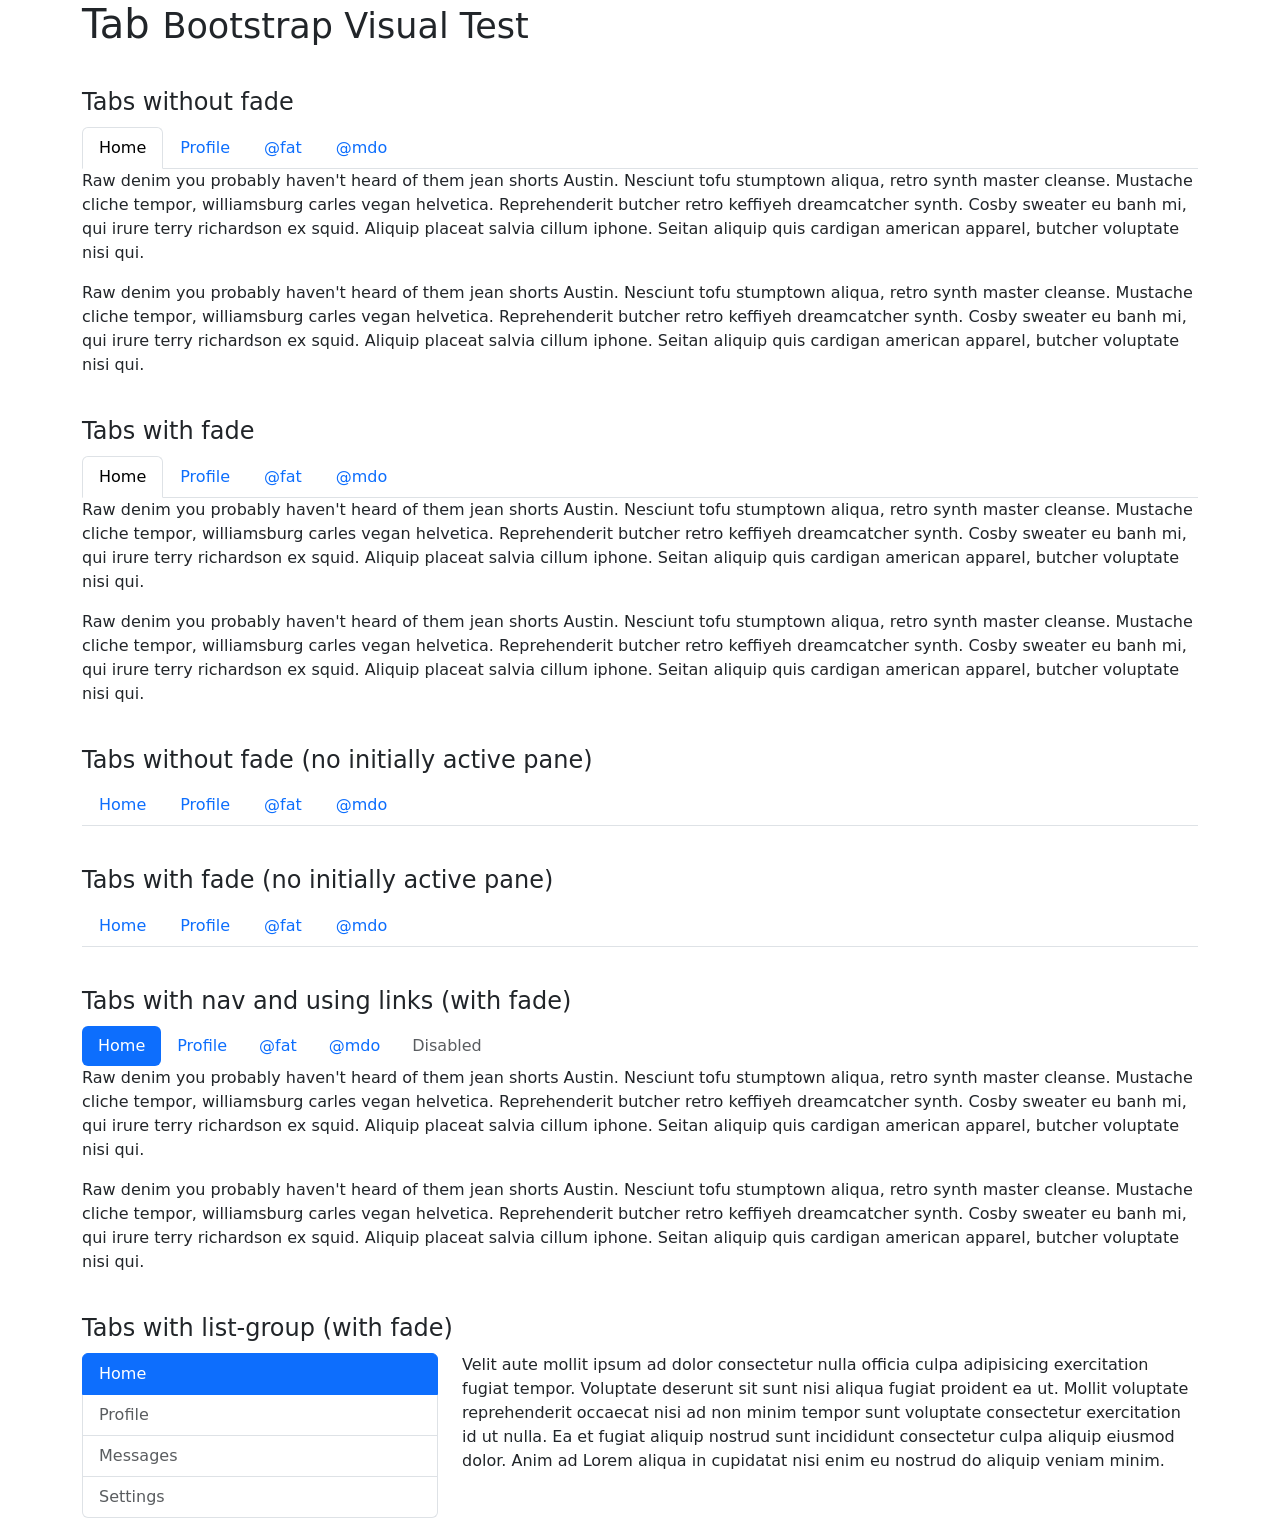
<file: bootstrap-5.3.8/js/tests/visual/tab.html>
<!doctype html>
<html lang="en">
  <head>
    <meta charset="utf-8">
    <meta name="viewport" content="width=device-width, initial-scale=1">
    <link href="../../../dist/css/bootstrap.min.css" rel="stylesheet">
    <title>Tab</title>
    <style>
      h4 {
        margin: 40px 0 10px;
      }
    </style>
  </head>
  <body>
    <div class="container">
      <h1>Tab <small>Bootstrap Visual Test</small></h1>

      <h4>Tabs without fade</h4>

      <ul class="nav nav-tabs" role="tablist">
        <li class="nav-item" role="presentation">
          <button type="button" class="nav-link active" data-bs-toggle="tab" data-bs-target="#home" role="tab" aria-selected="true">Home</button>
        </li>
        <li class="nav-item" role="presentation">
          <button type="button" class="nav-link" data-bs-toggle="tab" data-bs-target="#profile" role="tab">Profile</button>
        </li>
        <li class="nav-item" role="presentation">
          <button type="button" class="nav-link" data-bs-toggle="tab" data-bs-target="#fat" role="tab">@fat</button>
        </li>
        <li class="nav-item" role="presentation">
          <button type="button" class="nav-link" data-bs-toggle="tab" data-bs-target="#mdo" role="tab">@mdo</button>
        </li>
      </ul>

      <div class="tab-content" role="tablist">
        <div class="tab-pane active" id="home" role="tabpanel">
          <p>Raw denim you probably haven't heard of them jean shorts Austin. Nesciunt tofu stumptown aliqua, retro synth master cleanse. Mustache cliche tempor, williamsburg carles vegan helvetica. Reprehenderit butcher retro keffiyeh dreamcatcher synth. Cosby sweater eu banh mi, qui irure terry richardson ex squid. Aliquip placeat salvia cillum iphone. Seitan aliquip quis cardigan american apparel, butcher voluptate nisi qui.</p>
          <p>Raw denim you probably haven't heard of them jean shorts Austin. Nesciunt tofu stumptown aliqua, retro synth master cleanse. Mustache cliche tempor, williamsburg carles vegan helvetica. Reprehenderit butcher retro keffiyeh dreamcatcher synth. Cosby sweater eu banh mi, qui irure terry richardson ex squid. Aliquip placeat salvia cillum iphone. Seitan aliquip quis cardigan american apparel, butcher voluptate nisi qui.</p>
        </div>
        <div class="tab-pane" id="profile" role="tabpanel">
          <p>Food truck fixie locavore, accusamus mcsweeney's marfa nulla single-origin coffee squid. Exercitation +1 labore velit, blog sartorial PBR leggings next level wes anderson artisan four loko farm-to-table craft beer twee. Qui photo booth letterpress, commodo enim craft beer mlkshk aliquip jean shorts ullamco ad vinyl cillum PBR. Homo nostrud organic, assumenda labore aesthetic magna delectus mollit. Keytar helvetica VHS salvia yr, vero magna velit sapiente labore stumptown. Vegan fanny pack odio cillum wes anderson 8-bit, sustainable jean shorts beard ut DIY ethical culpa terry richardson biodiesel. Art party scenester stumptown, tumblr butcher vero sint qui sapiente accusamus tattooed echo park.</p>
          <p>Food truck fixie locavore, accusamus mcsweeney's marfa nulla single-origin coffee squid. Exercitation +1 labore velit, blog sartorial PBR leggings next level wes anderson artisan four loko farm-to-table craft beer twee. Qui photo booth letterpress, commodo enim craft beer mlkshk aliquip jean shorts ullamco ad vinyl cillum PBR. Homo nostrud organic, assumenda labore aesthetic magna delectus mollit. Keytar helvetica VHS salvia yr, vero magna velit sapiente labore stumptown. Vegan fanny pack odio cillum wes anderson 8-bit, sustainable jean shorts beard ut DIY ethical culpa terry richardson biodiesel. Art party scenester stumptown, tumblr butcher vero sint qui sapiente accusamus tattooed echo park.</p>
        </div>
        <div class="tab-pane" id="fat" role="tabpanel">
          <p>Etsy mixtape wayfarers, ethical wes anderson tofu before they sold out mcsweeney's organic lomo retro fanny pack lo-fi farm-to-table readymade. Messenger bag gentrify pitchfork tattooed craft beer, iphone skateboard locavore carles etsy salvia banksy hoodie helvetica. DIY synth PBR banksy irony. Leggings gentrify squid 8-bit cred pitchfork. Williamsburg banh mi whatever gluten-free, carles pitchfork biodiesel fixie etsy retro mlkshk vice blog. Scenester cred you probably haven't heard of them, vinyl craft beer blog stumptown. Pitchfork sustainable tofu synth chambray yr.</p>
          <p>Etsy mixtape wayfarers, ethical wes anderson tofu before they sold out mcsweeney's organic lomo retro fanny pack lo-fi farm-to-table readymade. Messenger bag gentrify pitchfork tattooed craft beer, iphone skateboard locavore carles etsy salvia banksy hoodie helvetica. DIY synth PBR banksy irony. Leggings gentrify squid 8-bit cred pitchfork. Williamsburg banh mi whatever gluten-free, carles pitchfork biodiesel fixie etsy retro mlkshk vice blog. Scenester cred you probably haven't heard of them, vinyl craft beer blog stumptown. Pitchfork sustainable tofu synth chambray yr.</p>
        </div>
        <div class="tab-pane" id="mdo" role="tabpanel">
          <p>Trust fund seitan letterpress, keytar raw denim keffiyeh etsy art party before they sold out master cleanse gluten-free squid scenester freegan cosby sweater. Fanny pack portland seitan DIY, art party locavore wolf cliche high life echo park Austin. Cred vinyl keffiyeh DIY salvia PBR, banh mi before they sold out farm-to-table VHS viral locavore cosby sweater. Lomo wolf viral, mustache readymade thundercats keffiyeh craft beer marfa ethical. Wolf salvia freegan, sartorial keffiyeh echo park vegan.</p>
          <p>Trust fund seitan letterpress, keytar raw denim keffiyeh etsy art party before they sold out master cleanse gluten-free squid scenester freegan cosby sweater. Fanny pack portland seitan DIY, art party locavore wolf cliche high life echo park Austin. Cred vinyl keffiyeh DIY salvia PBR, banh mi before they sold out farm-to-table VHS viral locavore cosby sweater. Lomo wolf viral, mustache readymade thundercats keffiyeh craft beer marfa ethical. Wolf salvia freegan, sartorial keffiyeh echo park vegan.</p>
        </div>
      </div>

      <h4>Tabs with fade</h4>

      <ul class="nav nav-tabs" role="tablist">
        <li class="nav-item" role="presentation">
          <button type="button" class="nav-link active" data-bs-toggle="tab" data-bs-target="#home2" role="tab" aria-selected="true">Home</button>
        </li>
        <li class="nav-item" role="presentation">
          <button type="button" class="nav-link" data-bs-toggle="tab" data-bs-target="#profile2" role="tab">Profile</button>
        </li>
        <li class="nav-item" role="presentation">
          <button type="button" class="nav-link" data-bs-toggle="tab" data-bs-target="#fat2" role="tab">@fat</button>
        </li>
        <li class="nav-item" role="presentation">
          <button type="button" class="nav-link" data-bs-toggle="tab" data-bs-target="#mdo2" role="tab">@mdo</button>
        </li>
      </ul>

      <div class="tab-content" role="tablist">
        <div class="tab-pane fade show active" id="home2" role="tabpanel">
          <p>Raw denim you probably haven't heard of them jean shorts Austin. Nesciunt tofu stumptown aliqua, retro synth master cleanse. Mustache cliche tempor, williamsburg carles vegan helvetica. Reprehenderit butcher retro keffiyeh dreamcatcher synth. Cosby sweater eu banh mi, qui irure terry richardson ex squid. Aliquip placeat salvia cillum iphone. Seitan aliquip quis cardigan american apparel, butcher voluptate nisi qui.</p>
          <p>Raw denim you probably haven't heard of them jean shorts Austin. Nesciunt tofu stumptown aliqua, retro synth master cleanse. Mustache cliche tempor, williamsburg carles vegan helvetica. Reprehenderit butcher retro keffiyeh dreamcatcher synth. Cosby sweater eu banh mi, qui irure terry richardson ex squid. Aliquip placeat salvia cillum iphone. Seitan aliquip quis cardigan american apparel, butcher voluptate nisi qui.</p>
        </div>
        <div class="tab-pane fade" id="profile2" role="tabpanel">
          <p>Food truck fixie locavore, accusamus mcsweeney's marfa nulla single-origin coffee squid. Exercitation +1 labore velit, blog sartorial PBR leggings next level wes anderson artisan four loko farm-to-table craft beer twee. Qui photo booth letterpress, commodo enim craft beer mlkshk aliquip jean shorts ullamco ad vinyl cillum PBR. Homo nostrud organic, assumenda labore aesthetic magna delectus mollit. Keytar helvetica VHS salvia yr, vero magna velit sapiente labore stumptown. Vegan fanny pack odio cillum wes anderson 8-bit, sustainable jean shorts beard ut DIY ethical culpa terry richardson biodiesel. Art party scenester stumptown, tumblr butcher vero sint qui sapiente accusamus tattooed echo park.</p>
          <p>Food truck fixie locavore, accusamus mcsweeney's marfa nulla single-origin coffee squid. Exercitation +1 labore velit, blog sartorial PBR leggings next level wes anderson artisan four loko farm-to-table craft beer twee. Qui photo booth letterpress, commodo enim craft beer mlkshk aliquip jean shorts ullamco ad vinyl cillum PBR. Homo nostrud organic, assumenda labore aesthetic magna delectus mollit. Keytar helvetica VHS salvia yr, vero magna velit sapiente labore stumptown. Vegan fanny pack odio cillum wes anderson 8-bit, sustainable jean shorts beard ut DIY ethical culpa terry richardson biodiesel. Art party scenester stumptown, tumblr butcher vero sint qui sapiente accusamus tattooed echo park.</p>
        </div>
        <div class="tab-pane fade" id="fat2" role="tabpanel">
          <p>Etsy mixtape wayfarers, ethical wes anderson tofu before they sold out mcsweeney's organic lomo retro fanny pack lo-fi farm-to-table readymade. Messenger bag gentrify pitchfork tattooed craft beer, iphone skateboard locavore carles etsy salvia banksy hoodie helvetica. DIY synth PBR banksy irony. Leggings gentrify squid 8-bit cred pitchfork. Williamsburg banh mi whatever gluten-free, carles pitchfork biodiesel fixie etsy retro mlkshk vice blog. Scenester cred you probably haven't heard of them, vinyl craft beer blog stumptown. Pitchfork sustainable tofu synth chambray yr.</p>
          <p>Etsy mixtape wayfarers, ethical wes anderson tofu before they sold out mcsweeney's organic lomo retro fanny pack lo-fi farm-to-table readymade. Messenger bag gentrify pitchfork tattooed craft beer, iphone skateboard locavore carles etsy salvia banksy hoodie helvetica. DIY synth PBR banksy irony. Leggings gentrify squid 8-bit cred pitchfork. Williamsburg banh mi whatever gluten-free, carles pitchfork biodiesel fixie etsy retro mlkshk vice blog. Scenester cred you probably haven't heard of them, vinyl craft beer blog stumptown. Pitchfork sustainable tofu synth chambray yr.</p>
        </div>
        <div class="tab-pane fade" id="mdo2" role="tabpanel">
          <p>Trust fund seitan letterpress, keytar raw denim keffiyeh etsy art party before they sold out master cleanse gluten-free squid scenester freegan cosby sweater. Fanny pack portland seitan DIY, art party locavore wolf cliche high life echo park Austin. Cred vinyl keffiyeh DIY salvia PBR, banh mi before they sold out farm-to-table VHS viral locavore cosby sweater. Lomo wolf viral, mustache readymade thundercats keffiyeh craft beer marfa ethical. Wolf salvia freegan, sartorial keffiyeh echo park vegan.</p>
          <p>Trust fund seitan letterpress, keytar raw denim keffiyeh etsy art party before they sold out master cleanse gluten-free squid scenester freegan cosby sweater. Fanny pack portland seitan DIY, art party locavore wolf cliche high life echo park Austin. Cred vinyl keffiyeh DIY salvia PBR, banh mi before they sold out farm-to-table VHS viral locavore cosby sweater. Lomo wolf viral, mustache readymade thundercats keffiyeh craft beer marfa ethical. Wolf salvia freegan, sartorial keffiyeh echo park vegan.</p>
        </div>
      </div>

      <h4>Tabs without fade (no initially active pane)</h4>

      <ul class="nav nav-tabs" role="tablist">
        <li class="nav-item" role="presentation">
          <button type="button" class="nav-link" data-bs-toggle="tab" data-bs-target="#home3" role="tab">Home</button>
        </li>
        <li class="nav-item" role="presentation">
          <button type="button" class="nav-link" data-bs-toggle="tab" data-bs-target="#profile3" role="tab">Profile</button>
        </li>
        <li class="nav-item" role="presentation">
          <button type="button" class="nav-link" data-bs-toggle="tab" data-bs-target="#fat3" role="tab">@fat</button>
        </li>
        <li class="nav-item" role="presentation">
          <button type="button" class="nav-link" data-bs-toggle="tab" data-bs-target="#mdo3" role="tab">@mdo</button>
        </li>
      </ul>

      <div class="tab-content" role="tablist">
        <div class="tab-pane" id="home3" role="tabpanel">
          <p>Raw denim you probably haven't heard of them jean shorts Austin. Nesciunt tofu stumptown aliqua, retro synth master cleanse. Mustache cliche tempor, williamsburg carles vegan helvetica. Reprehenderit butcher retro keffiyeh dreamcatcher synth. Cosby sweater eu banh mi, qui irure terry richardson ex squid. Aliquip placeat salvia cillum iphone. Seitan aliquip quis cardigan american apparel, butcher voluptate nisi qui.</p>
          <p>Raw denim you probably haven't heard of them jean shorts Austin. Nesciunt tofu stumptown aliqua, retro synth master cleanse. Mustache cliche tempor, williamsburg carles vegan helvetica. Reprehenderit butcher retro keffiyeh dreamcatcher synth. Cosby sweater eu banh mi, qui irure terry richardson ex squid. Aliquip placeat salvia cillum iphone. Seitan aliquip quis cardigan american apparel, butcher voluptate nisi qui.</p>
        </div>
        <div class="tab-pane" id="profile3" role="tabpanel">
          <p>Food truck fixie locavore, accusamus mcsweeney's marfa nulla single-origin coffee squid. Exercitation +1 labore velit, blog sartorial PBR leggings next level wes anderson artisan four loko farm-to-table craft beer twee. Qui photo booth letterpress, commodo enim craft beer mlkshk aliquip jean shorts ullamco ad vinyl cillum PBR. Homo nostrud organic, assumenda labore aesthetic magna delectus mollit. Keytar helvetica VHS salvia yr, vero magna velit sapiente labore stumptown. Vegan fanny pack odio cillum wes anderson 8-bit, sustainable jean shorts beard ut DIY ethical culpa terry richardson biodiesel. Art party scenester stumptown, tumblr butcher vero sint qui sapiente accusamus tattooed echo park.</p>
          <p>Food truck fixie locavore, accusamus mcsweeney's marfa nulla single-origin coffee squid. Exercitation +1 labore velit, blog sartorial PBR leggings next level wes anderson artisan four loko farm-to-table craft beer twee. Qui photo booth letterpress, commodo enim craft beer mlkshk aliquip jean shorts ullamco ad vinyl cillum PBR. Homo nostrud organic, assumenda labore aesthetic magna delectus mollit. Keytar helvetica VHS salvia yr, vero magna velit sapiente labore stumptown. Vegan fanny pack odio cillum wes anderson 8-bit, sustainable jean shorts beard ut DIY ethical culpa terry richardson biodiesel. Art party scenester stumptown, tumblr butcher vero sint qui sapiente accusamus tattooed echo park.</p>
        </div>
        <div class="tab-pane" id="fat3" role="tabpanel">
          <p>Etsy mixtape wayfarers, ethical wes anderson tofu before they sold out mcsweeney's organic lomo retro fanny pack lo-fi farm-to-table readymade. Messenger bag gentrify pitchfork tattooed craft beer, iphone skateboard locavore carles etsy salvia banksy hoodie helvetica. DIY synth PBR banksy irony. Leggings gentrify squid 8-bit cred pitchfork. Williamsburg banh mi whatever gluten-free, carles pitchfork biodiesel fixie etsy retro mlkshk vice blog. Scenester cred you probably haven't heard of them, vinyl craft beer blog stumptown. Pitchfork sustainable tofu synth chambray yr.</p>
          <p>Etsy mixtape wayfarers, ethical wes anderson tofu before they sold out mcsweeney's organic lomo retro fanny pack lo-fi farm-to-table readymade. Messenger bag gentrify pitchfork tattooed craft beer, iphone skateboard locavore carles etsy salvia banksy hoodie helvetica. DIY synth PBR banksy irony. Leggings gentrify squid 8-bit cred pitchfork. Williamsburg banh mi whatever gluten-free, carles pitchfork biodiesel fixie etsy retro mlkshk vice blog. Scenester cred you probably haven't heard of them, vinyl craft beer blog stumptown. Pitchfork sustainable tofu synth chambray yr.</p>
        </div>
        <div class="tab-pane" id="mdo3" role="tabpanel">
          <p>Trust fund seitan letterpress, keytar raw denim keffiyeh etsy art party before they sold out master cleanse gluten-free squid scenester freegan cosby sweater. Fanny pack portland seitan DIY, art party locavore wolf cliche high life echo park Austin. Cred vinyl keffiyeh DIY salvia PBR, banh mi before they sold out farm-to-table VHS viral locavore cosby sweater. Lomo wolf viral, mustache readymade thundercats keffiyeh craft beer marfa ethical. Wolf salvia freegan, sartorial keffiyeh echo park vegan.</p>
          <p>Trust fund seitan letterpress, keytar raw denim keffiyeh etsy art party before they sold out master cleanse gluten-free squid scenester freegan cosby sweater. Fanny pack portland seitan DIY, art party locavore wolf cliche high life echo park Austin. Cred vinyl keffiyeh DIY salvia PBR, banh mi before they sold out farm-to-table VHS viral locavore cosby sweater. Lomo wolf viral, mustache readymade thundercats keffiyeh craft beer marfa ethical. Wolf salvia freegan, sartorial keffiyeh echo park vegan.</p>
        </div>
      </div>

      <h4>Tabs with fade (no initially active pane)</h4>

      <ul class="nav nav-tabs" role="tablist">
        <li class="nav-item" role="presentation">
          <button type="button" class="nav-link" data-bs-toggle="tab" data-bs-target="#home4" role="tab">Home</button>
        </li>
        <li class="nav-item" role="presentation">
          <button type="button" class="nav-link" data-bs-toggle="tab" data-bs-target="#profile4" role="tab">Profile</button>
        </li>
        <li class="nav-item" role="presentation">
          <button type="button" class="nav-link" data-bs-toggle="tab" data-bs-target="#fat4" role="tab">@fat</button>
        </li>
        <li class="nav-item" role="presentation">
          <button type="button" class="nav-link" data-bs-toggle="tab" data-bs-target="#mdo4" role="tab">@mdo</button>
        </li>
      </ul>

      <div class="tab-content">
        <div class="tab-pane fade" id="home4" role="tabpanel">
          <p>Raw denim you probably haven't heard of them jean shorts Austin. Nesciunt tofu stumptown aliqua, retro synth master cleanse. Mustache cliche tempor, williamsburg carles vegan helvetica. Reprehenderit butcher retro keffiyeh dreamcatcher synth. Cosby sweater eu banh mi, qui irure terry richardson ex squid. Aliquip placeat salvia cillum iphone. Seitan aliquip quis cardigan american apparel, butcher voluptate nisi qui.</p>
          <p>Raw denim you probably haven't heard of them jean shorts Austin. Nesciunt tofu stumptown aliqua, retro synth master cleanse. Mustache cliche tempor, williamsburg carles vegan helvetica. Reprehenderit butcher retro keffiyeh dreamcatcher synth. Cosby sweater eu banh mi, qui irure terry richardson ex squid. Aliquip placeat salvia cillum iphone. Seitan aliquip quis cardigan american apparel, butcher voluptate nisi qui.</p>
        </div>
        <div class="tab-pane fade" id="profile4" role="tabpanel">
          <p>Food truck fixie locavore, accusamus mcsweeney's marfa nulla single-origin coffee squid. Exercitation +1 labore velit, blog sartorial PBR leggings next level wes anderson artisan four loko farm-to-table craft beer twee. Qui photo booth letterpress, commodo enim craft beer mlkshk aliquip jean shorts ullamco ad vinyl cillum PBR. Homo nostrud organic, assumenda labore aesthetic magna delectus mollit. Keytar helvetica VHS salvia yr, vero magna velit sapiente labore stumptown. Vegan fanny pack odio cillum wes anderson 8-bit, sustainable jean shorts beard ut DIY ethical culpa terry richardson biodiesel. Art party scenester stumptown, tumblr butcher vero sint qui sapiente accusamus tattooed echo park.</p>
          <p>Food truck fixie locavore, accusamus mcsweeney's marfa nulla single-origin coffee squid. Exercitation +1 labore velit, blog sartorial PBR leggings next level wes anderson artisan four loko farm-to-table craft beer twee. Qui photo booth letterpress, commodo enim craft beer mlkshk aliquip jean shorts ullamco ad vinyl cillum PBR. Homo nostrud organic, assumenda labore aesthetic magna delectus mollit. Keytar helvetica VHS salvia yr, vero magna velit sapiente labore stumptown. Vegan fanny pack odio cillum wes anderson 8-bit, sustainable jean shorts beard ut DIY ethical culpa terry richardson biodiesel. Art party scenester stumptown, tumblr butcher vero sint qui sapiente accusamus tattooed echo park.</p>
        </div>
        <div class="tab-pane fade" id="fat4" role="tabpanel">
          <p>Etsy mixtape wayfarers, ethical wes anderson tofu before they sold out mcsweeney's organic lomo retro fanny pack lo-fi farm-to-table readymade. Messenger bag gentrify pitchfork tattooed craft beer, iphone skateboard locavore carles etsy salvia banksy hoodie helvetica. DIY synth PBR banksy irony. Leggings gentrify squid 8-bit cred pitchfork. Williamsburg banh mi whatever gluten-free, carles pitchfork biodiesel fixie etsy retro mlkshk vice blog. Scenester cred you probably haven't heard of them, vinyl craft beer blog stumptown. Pitchfork sustainable tofu synth chambray yr.</p>
          <p>Etsy mixtape wayfarers, ethical wes anderson tofu before they sold out mcsweeney's organic lomo retro fanny pack lo-fi farm-to-table readymade. Messenger bag gentrify pitchfork tattooed craft beer, iphone skateboard locavore carles etsy salvia banksy hoodie helvetica. DIY synth PBR banksy irony. Leggings gentrify squid 8-bit cred pitchfork. Williamsburg banh mi whatever gluten-free, carles pitchfork biodiesel fixie etsy retro mlkshk vice blog. Scenester cred you probably haven't heard of them, vinyl craft beer blog stumptown. Pitchfork sustainable tofu synth chambray yr.</p>
        </div>
        <div class="tab-pane fade" id="mdo4" role="tabpanel">
          <p>Trust fund seitan letterpress, keytar raw denim keffiyeh etsy art party before they sold out master cleanse gluten-free squid scenester freegan cosby sweater. Fanny pack portland seitan DIY, art party locavore wolf cliche high life echo park Austin. Cred vinyl keffiyeh DIY salvia PBR, banh mi before they sold out farm-to-table VHS viral locavore cosby sweater. Lomo wolf viral, mustache readymade thundercats keffiyeh craft beer marfa ethical. Wolf salvia freegan, sartorial keffiyeh echo park vegan.</p>
          <p>Trust fund seitan letterpress, keytar raw denim keffiyeh etsy art party before they sold out master cleanse gluten-free squid scenester freegan cosby sweater. Fanny pack portland seitan DIY, art party locavore wolf cliche high life echo park Austin. Cred vinyl keffiyeh DIY salvia PBR, banh mi before they sold out farm-to-table VHS viral locavore cosby sweater. Lomo wolf viral, mustache readymade thundercats keffiyeh craft beer marfa ethical. Wolf salvia freegan, sartorial keffiyeh echo park vegan.</p>
        </div>
      </div>

      <h4>Tabs with nav and using links (with fade)</h4>
      <nav>
        <div class="nav nav-pills" id="nav-tab" role="tablist">
          <a class="nav-link nav-item active" role="tab" data-bs-toggle="tab" href="#home5">Home</a>
          <a class="nav-link nav-item" role="tab" data-bs-toggle="tab" href="#profile5">Profile</a>
          <a class="nav-link nav-item" role="tab" data-bs-toggle="tab" href="#fat5">@fat</a>
          <a class="nav-link nav-item" role="tab" data-bs-toggle="tab" href="#mdo5">@mdo</a>
          <a class="nav-link nav-item disabled" role="tab" href="#" aria-disabled="true">Disabled</a>
        </div>
      </nav>

      <div class="tab-content">
        <div class="tab-pane fade show active" id="home5" role="tabpanel">
          <p>Raw denim you probably haven't heard of them jean shorts Austin. Nesciunt tofu stumptown aliqua, retro synth master cleanse. Mustache cliche tempor, williamsburg carles vegan helvetica. Reprehenderit butcher retro keffiyeh dreamcatcher synth. Cosby sweater eu banh mi, qui irure terry richardson ex squid. Aliquip placeat salvia cillum iphone. Seitan aliquip quis cardigan american apparel, butcher voluptate nisi qui.</p>
          <p>Raw denim you probably haven't heard of them jean shorts Austin. Nesciunt tofu stumptown aliqua, retro synth master cleanse. Mustache cliche tempor, williamsburg carles vegan helvetica. Reprehenderit butcher retro keffiyeh dreamcatcher synth. Cosby sweater eu banh mi, qui irure terry richardson ex squid. Aliquip placeat salvia cillum iphone. Seitan aliquip quis cardigan american apparel, butcher voluptate nisi qui.</p>
        </div>
        <div class="tab-pane fade" id="profile5" role="tabpanel">
          <p>Raw denim you probably haven't heard of them jean shorts Austin. Nesciunt tofu stumptown aliqua, retro synth master cleanse. Mustache cliche tempor, williamsburg carles vegan helvetica. Reprehenderit butcher retro keffiyeh dreamcatcher synth. Cosby sweater eu banh mi, qui irure terry richardson ex squid. Aliquip placeat salvia cillum iphone. Seitan aliquip quis cardigan american apparel, butcher voluptate nisi qui.</p>
          <p>Raw denim you probably haven't heard of them jean shorts Austin. Nesciunt tofu stumptown aliqua, retro synth master cleanse. Mustache cliche tempor, williamsburg carles vegan helvetica. Reprehenderit butcher retro keffiyeh dreamcatcher synth. Cosby sweater eu banh mi, qui irure terry richardson ex squid. Aliquip placeat salvia cillum iphone. Seitan aliquip quis cardigan american apparel, butcher voluptate nisi qui.</p>
        </div>
        <div class="tab-pane fade" id="fat5" role="tabpanel">
          <p>Etsy mixtape wayfarers, ethical wes anderson tofu before they sold out mcsweeney's organic lomo retro fanny pack lo-fi farm-to-table readymade. Messenger bag gentrify pitchfork tattooed craft beer, iphone skateboard locavore carles etsy salvia banksy hoodie helvetica. DIY synth PBR banksy irony. Leggings gentrify squid 8-bit cred pitchfork. Williamsburg banh mi whatever gluten-free, carles pitchfork biodiesel fixie etsy retro mlkshk vice blog. Scenester cred you probably haven't heard of them, vinyl craft beer blog stumptown. Pitchfork sustainable tofu synth chambray yr.</p>
          <p>Etsy mixtape wayfarers, ethical wes anderson tofu before they sold out mcsweeney's organic lomo retro fanny pack lo-fi farm-to-table readymade. Messenger bag gentrify pitchfork tattooed craft beer, iphone skateboard locavore carles etsy salvia banksy hoodie helvetica. DIY synth PBR banksy irony. Leggings gentrify squid 8-bit cred pitchfork. Williamsburg banh mi whatever gluten-free, carles pitchfork biodiesel fixie etsy retro mlkshk vice blog. Scenester cred you probably haven't heard of them, vinyl craft beer blog stumptown. Pitchfork sustainable tofu synth chambray yr.</p>
        </div>
        <div class="tab-pane fade" id="mdo5" role="tabpanel">
          <p>Trust fund seitan letterpress, keytar raw denim keffiyeh etsy art party before they sold out master cleanse gluten-free squid scenester freegan cosby sweater. Fanny pack portland seitan DIY, art party locavore wolf cliche high life echo park Austin. Cred vinyl keffiyeh DIY salvia PBR, banh mi before they sold out farm-to-table VHS viral locavore cosby sweater. Lomo wolf viral, mustache readymade thundercats keffiyeh craft beer marfa ethical. Wolf salvia freegan, sartorial keffiyeh echo park vegan.</p>
          <p>Trust fund seitan letterpress, keytar raw denim keffiyeh etsy art party before they sold out master cleanse gluten-free squid scenester freegan cosby sweater. Fanny pack portland seitan DIY, art party locavore wolf cliche high life echo park Austin. Cred vinyl keffiyeh DIY salvia PBR, banh mi before they sold out farm-to-table VHS viral locavore cosby sweater. Lomo wolf viral, mustache readymade thundercats keffiyeh craft beer marfa ethical. Wolf salvia freegan, sartorial keffiyeh echo park vegan.</p>
        </div>
      </div>

      <h4>Tabs with list-group (with fade)</h4>
      <div class="row">
        <div class="col-4">
          <div class="list-group" id="list-tab" role="tablist">
            <button type="button" class="list-group-item list-group-item-action active" id="list-home-list" data-bs-toggle="tab" data-bs-target="#list-home" role="tab" aria-controls="list-home" aria-selected="true">Home</button>
            <button type="button"  class="list-group-item list-group-item-action" id="list-profile-list" data-bs-toggle="tab" data-bs-target="#list-profile" role="tab" aria-controls="list-profile">Profile</button>
            <button type="button"  class="list-group-item list-group-item-action" id="list-messages-list" data-bs-toggle="tab" data-bs-target="#list-messages" role="tab" aria-controls="list-messages">Messages</button>
            <button type="button"  class="list-group-item list-group-item-action" id="list-settings-list" data-bs-toggle="tab" data-bs-target="#list-settings" role="tab" aria-controls="list-settings">Settings</button>
          </div>
        </div>
        <div class="col-8">
          <div class="tab-content" id="nav-tabContent">
            <div class="tab-pane fade show active" id="list-home" role="tabpanel" aria-labelledby="list-home-list">
              <p>Velit aute mollit ipsum ad dolor consectetur nulla officia culpa adipisicing exercitation fugiat tempor. Voluptate deserunt sit sunt nisi aliqua fugiat proident ea ut. Mollit voluptate reprehenderit occaecat nisi ad non minim tempor sunt voluptate consectetur exercitation id ut nulla. Ea et fugiat aliquip nostrud sunt incididunt consectetur culpa aliquip eiusmod dolor. Anim ad Lorem aliqua in cupidatat nisi enim eu nostrud do aliquip veniam minim.</p>
            </div>
            <div class="tab-pane fade" id="list-profile" role="tabpanel" aria-labelledby="list-profile-list">
              <p>Cupidatat quis ad sint excepteur laborum in esse qui. Et excepteur consectetur ex nisi eu do cillum ad laborum. Mollit et eu officia dolore sunt Lorem culpa qui commodo velit ex amet id ex. Officia anim incididunt laboris deserunt anim aute dolor incididunt veniam aute dolore do exercitation. Dolor nisi culpa ex ad irure in elit eu dolore. Ad laboris ipsum reprehenderit irure non commodo enim culpa commodo veniam incididunt veniam ad.</p>
            </div>
            <div class="tab-pane fade" id="list-messages" role="tabpanel" aria-labelledby="list-messages-list">
              <p>Ut ut do pariatur aliquip aliqua aliquip exercitation do nostrud commodo reprehenderit aute ipsum voluptate. Irure Lorem et laboris nostrud amet cupidatat cupidatat anim do ut velit mollit consequat enim tempor. Consectetur est minim nostrud nostrud consectetur irure labore voluptate irure. Ipsum id Lorem sit sint voluptate est pariatur eu ad cupidatat et deserunt culpa sit eiusmod deserunt. Consectetur et fugiat anim do eiusmod aliquip nulla laborum elit adipisicing pariatur cillum.</p>
            </div>
            <div class="tab-pane fade" id="list-settings" role="tabpanel" aria-labelledby="list-settings-list">
              <p>Irure enim occaecat labore sit qui aliquip reprehenderit amet velit. Deserunt ullamco ex elit nostrud ut dolore nisi officia magna sit occaecat laboris sunt dolor. Nisi eu minim cillum occaecat aute est cupidatat aliqua labore aute occaecat ea aliquip sunt amet. Aute mollit dolor ut exercitation irure commodo non amet consectetur quis amet culpa. Quis ullamco nisi amet qui aute irure eu. Magna labore dolor quis ex labore id nostrud deserunt dolor eiusmod eu pariatur culpa mollit in irure.</p>
            </div>
          </div>
        </div>
      </div>
    </div>

    <script src="../../../dist/js/bootstrap.bundle.js"></script>
  </body>
</html>
</file>
<file: style.css>
/* 想要改顏色設定，但不會用ww
:root {
    --bs-gray: #d1d9e1;
    --bs-secondary: #d1d9e1;
    --bs-secondary-rgb: rgb(209, 217, 225);
}
    */

body {
    overflow-x: hidden;
}

.h1, .h2, .h3, .h4, .h5, .h6,h1,h2,h3,h4,h5,h6 {
    color: rgba(20, 26, 31, 1);
    margin-block-end: 0px;
    margin-bottom: 0px;
}

h1 {
    font-weight: 800;
}

p {
    margin-bottom: 0px;
    color: rgba(102, 127, 153, 1);
}

span {
    color: rgba(102, 127, 153, 1);}

nav {
    padding: 8px;
    padding-top: 16px;
    padding-bottom: 16px;
}

.nav-item {
    padding: 4px;
    padding-left: 8px;
    padding-right: 8px;
}

.nav-link {
    color: rgba(20, 26, 31, 1);
}

.nav-link:hover {
    color: #4a69e8;
}

.line {
    background-color: #d1d9e1;
    height: 1px;
}

.line-200 {
    background-color: #e5eaee;
    height: 1px;
}

.btn {
    border-radius: 16px;
    padding-left: 24px;
    padding-right: 24px;
}

.btn-outline-white {
    border: 1px solid #d1d9e1;
    color: rgb(20, 26, 31);
}

.banner span {
    color: rgba(102, 127, 153, 1);
    font-size: 14px;
}

.banner {
    padding-top: 80px;
    margin-bottom: 80px;
    gap: 28px;
    background-image: url('/assets/banner-bg.svg');
    background-repeat: no-repeat;
    background-position: center;
}

.banner h1 {
    font-size: 80px;
}

.banner-cta {
    width: 815px;
    gap: 28px;
}

.banner-cta .button {
    background-color: #36c99f;
    border: none;
}

.banner-cta .h4{
    color: #141a1f;
    margin: 0px;
}


.image-cap {
    width: 100%;
    height: 400px;
    gap: 12px;
}

.image-cap .img {
    background-color: rgb(185, 185, 185);
}

.story {
    gap: 24px;
}

.story span {
    font-size: 16px;
    text-align: left;
}

.story-content {
    margin-left: 312px;
    width: 416px;
}

.card {
    border-radius: 25px;
    border-bottom-right-radius: 24px;
    border-bottom-left-radius: 24px;
    margin: 12px;
}

.card-img-top {
    border-top-left-radius: 24px;
    border-top-right-radius: 24px;
}

.card-text {
    font-size: 14px;
    color: #667f99;
}

.card span {
    font-size: 12px;
    color: rgba(20, 26, 31, 1);
}

.card .tag {
    font-size: 16px;
    top: 12px;
    left: 12px;
    padding: 16px;
    padding-top: 8px;
    padding-bottom: 8px;
    border-radius: 12px;
    background-color: #4a69e8;
    color: white;
}

.reason {
    margin-top: -120px;
    padding-top: 280px;
    padding-bottom: 80px;
    background-color: #f0f3f5;
    z-index: 1;
    gap: 48px;
}

.reason-vector {
    position: absolute;
    top: 0px;
    right: 0px;
}

.reason-image-group img {
    border-radius: 12px;
}

.reason-image-group .tag {
    bottom: 0px;
    left: 0px;
    background-color: #f0f3f5;
    padding: 16px;
    padding-top: 8px;
    padding-bottom: 8px;
    border-top-right-radius: 12px;
}

.reason-image-group .tag img {
    margin-right: 4px;
}

.bubble {
    display: block;
    padding: 8px;
    padding-right: 16px;
    padding-left: 16px;
    color: #4a69e8;
    background: white;
    border: 1.5px solid  #4a69e8;
    border-radius: 12px;
    margin-bottom: 16px;
}

.partner {
    margin-top: 80px;
    margin-bottom: 80px;
}



.partner h5 {
    color: #4a69e8;
}

.quote {   
    background-color: aquamarine;
}

.button {
    background-color: #141a1f;
    color: white;
    width: fit-content;
    padding: 8px 16px;
    border-radius: 16px;
}

.button p {
    margin: 0px;
    text-decoration: none;
    color: white;
}

.button-outline {
    background-color: white;
    border: 1px solid #d1d9e1;
    width: fit-content;
    padding: 8px 16px;
    border-radius: 16px;
}

.button-outline p {
    color: #141a1f;
}


a {
  text-decoration: none;
}


.flow {
    padding: 80px 0px;
    background-color: #4a69e8;
    color: white;
}

.flow .tag {
    font-weight: 600;
    top: 0;
    left: 0;
    color: #4a69e8;
    background-color: #F0F3F5;
    border-top-left-radius: 24px;
    border-bottom-left-radius: 0px ;
    border-radius: 24px 0px 12px 0px;
}

.flow .card-body {
    padding: 24px;
    padding-top: 64px;
    padding-bottom: 48px;
}

.qna {
    background-color: rgb(255, 255, 255);
    padding: 312px;
    padding-top: 80px;
    padding-bottom: 80px;
    background-image: url('/assets/qna-bg.png');
    background-repeat: repeat; /* 這是預設值，代表水平與垂直都重複 */
    background-size: 300px;    /* 視需求調整重複圖像的大小 */
}

.qna img {
    padding-top: 130px;
    padding-right: 130px;
}

.qna-card {
    color: #667f99;
    background-color: white;
    padding: 24px;
    border-radius: 8px;
}

.qna h6 {
    font-weight: 700;
}

.cta {
    border-radius: 24px;
    margin-top: 80px;
    margin-bottom: 80px;
}

.cta p, .cta h4 {
    margin: 0px;
    color: #ffffff;
}

.cta svg {
    margin-right: 8px;
}

.line-dashed {
    height: 0; /* 虛線本身不需要高度 */
    border-top: 1px dashed #d1d9e1; /* dashed 是長虛線 */
    flex-grow: 1; /* 記得保留這個，才能在 row 中填滿空間 */
}










/*---------------contact.html---------------*/




.contact {
    padding: 80px 0px;

}

.contact-forms {
    gap:48px;
    padding: 48px;
    margin-left: calc((100% - 352px) / 12);
    margin-right: calc((100% - 352px) / 12);
    border-radius: 24px;
}

.about-title {
    height: fit-content;
    width: 100%;
    top: 0px;
    left: 0px;
    z-index: 3;
    padding-top: 80px;
    padding-bottom: 80px;
}

.about-title-bg {
    height: 100%;
    width: 100%;
    top: 0px;
    left: 0px;
    background-image: url(assets/about-bg.png);
    background-repeat: repeat;
    background-position: center;
    z-index: 2;
    opacity: 0.1;

}

.about-title-bgcolor {  
    background-color: rgba(240, 243, 245, 1);
    top: 0px;
    left: 0px;
    height: 100%;
    width: 100%;
    z-index: -1;
}

.about-mentor {

    padding-top: 80px;
    padding-bottom: 80px;
}

.about-mentor-pilltag {
    border: 1px solid rgba(209, 217, 225, 1);
}


.about-mentor-list span {
    font-weight: 400;
    color: #667f99;
}


.about-mentor-slogan {
    padding: 48px;
    padding: 24px;
    margin: 48px;
    margin-top: 24px;
    margin-bottom: 0px;
    border-radius: 24px;
    background-color: #4a69e8;
}

.about-mentor-slogan-content {
    width: 800px;
    color: white;
}


.about-company {
    padding-top: 80px;
    padding-bottom: 80px;
    background-color: #f0f3f5;
}

.about-company-block {
    background-color: white;
    padding: 48px;
    border-radius: 24px;
}

.block-title {
    width: 120px;
    font-weight: 700;
}

.block-content {
    color: #141a1f;
    font-weight: 500;
}

.about-cta {
    background-color: #ffffff;
}

.about-cta .cta {
    margin-top: 40px;
    margin-bottom: 40px;
}
</file>
